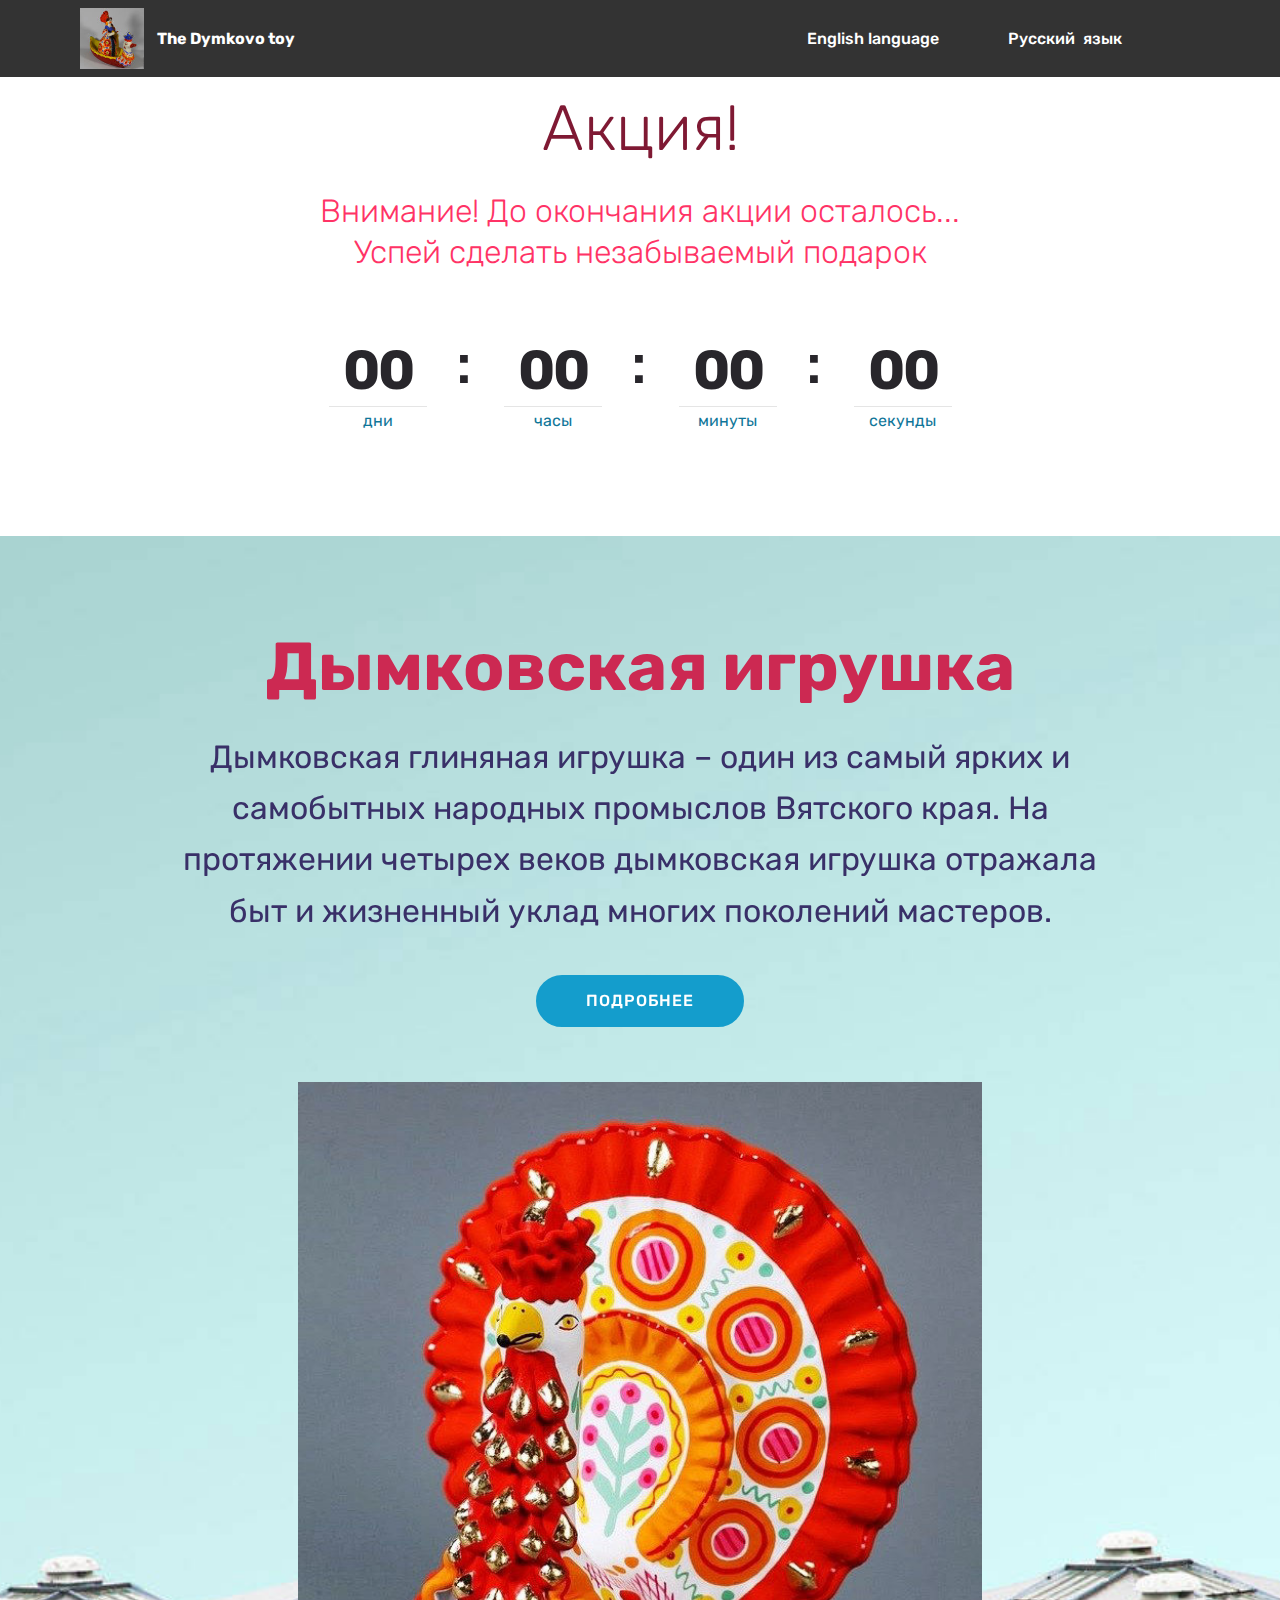
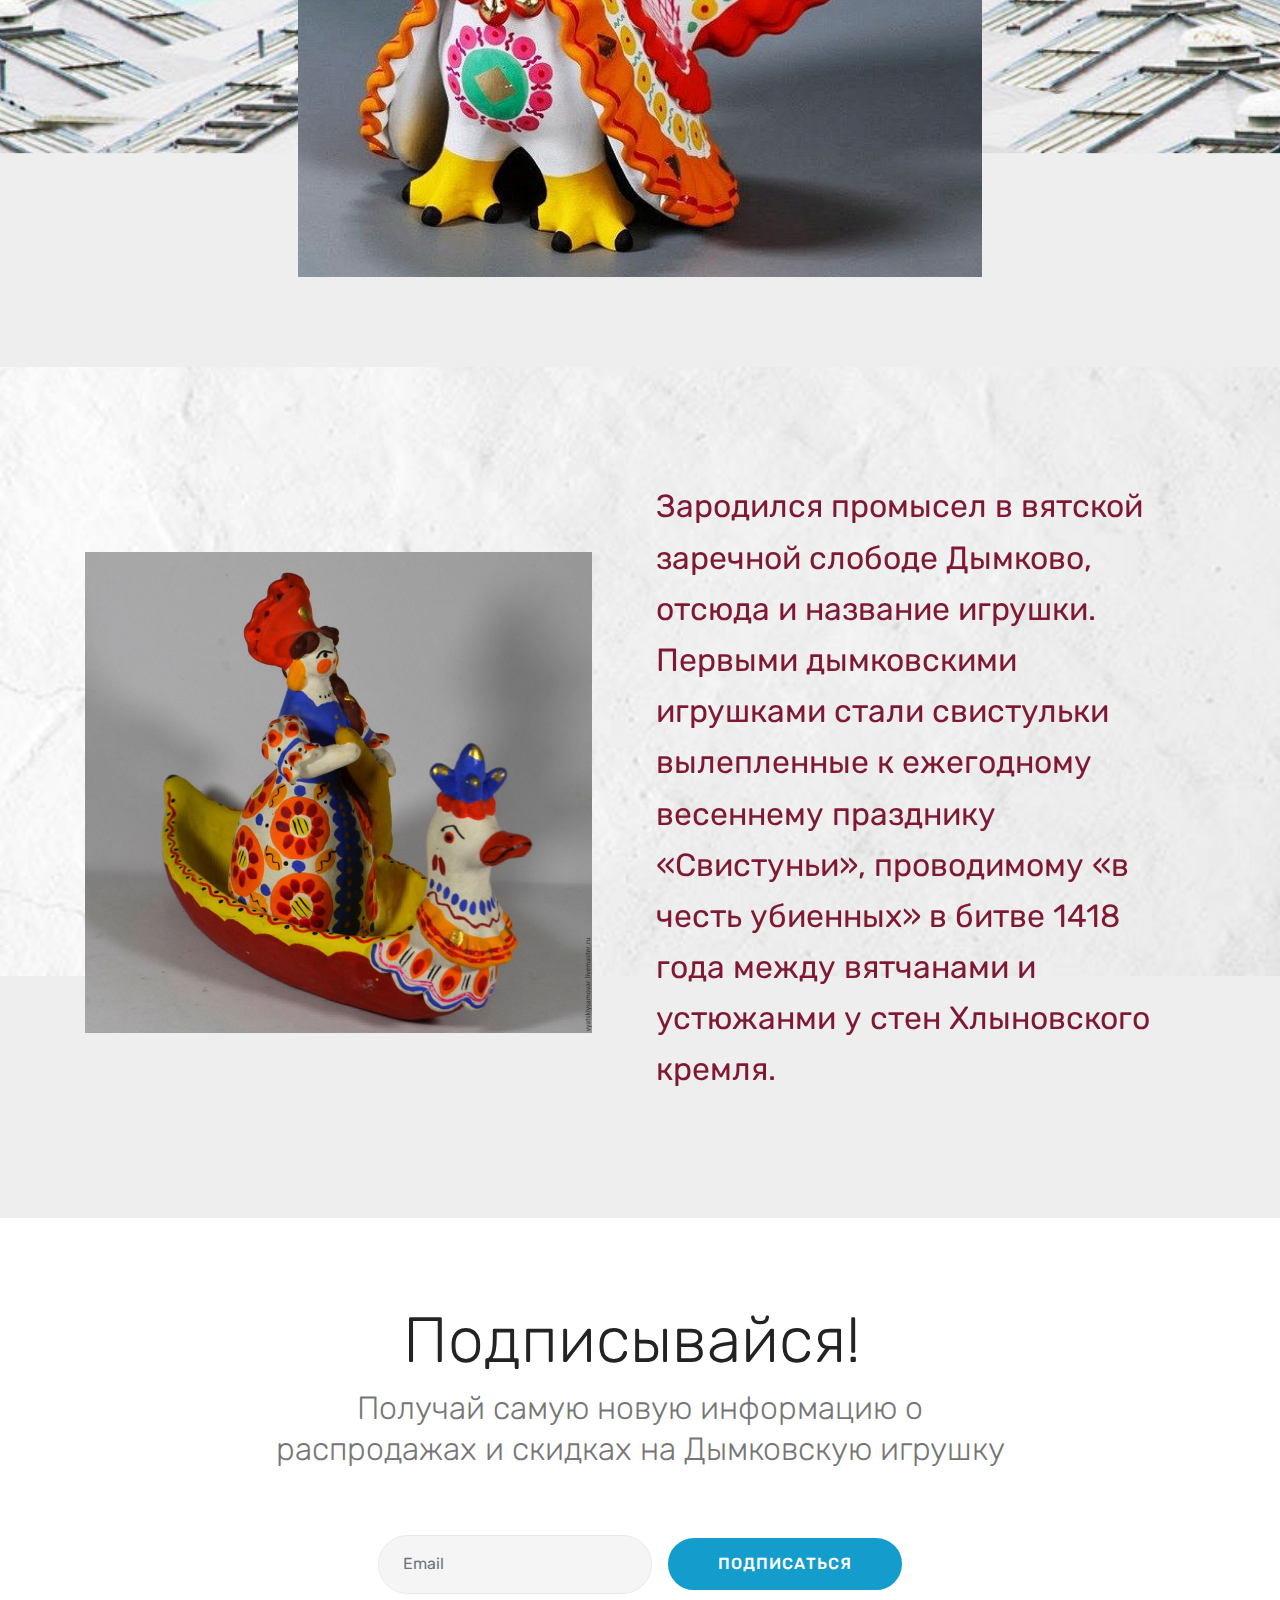
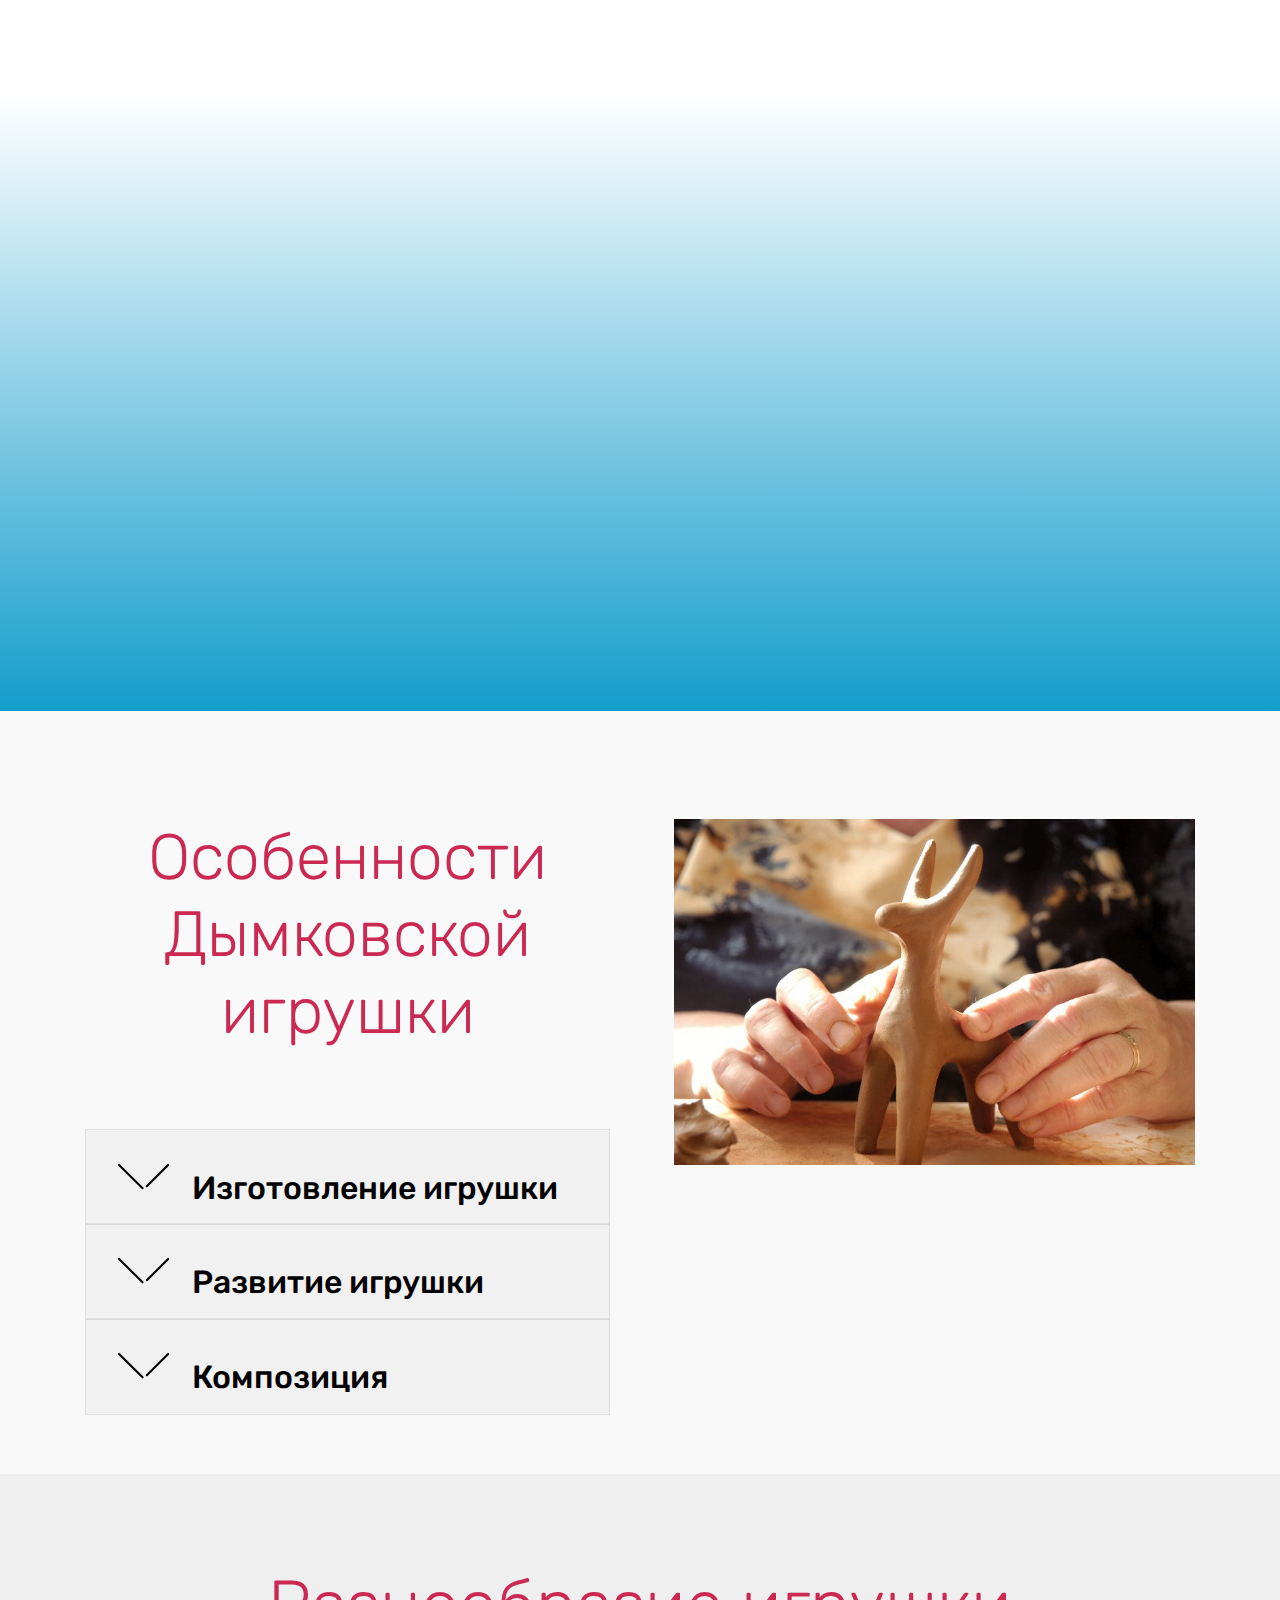
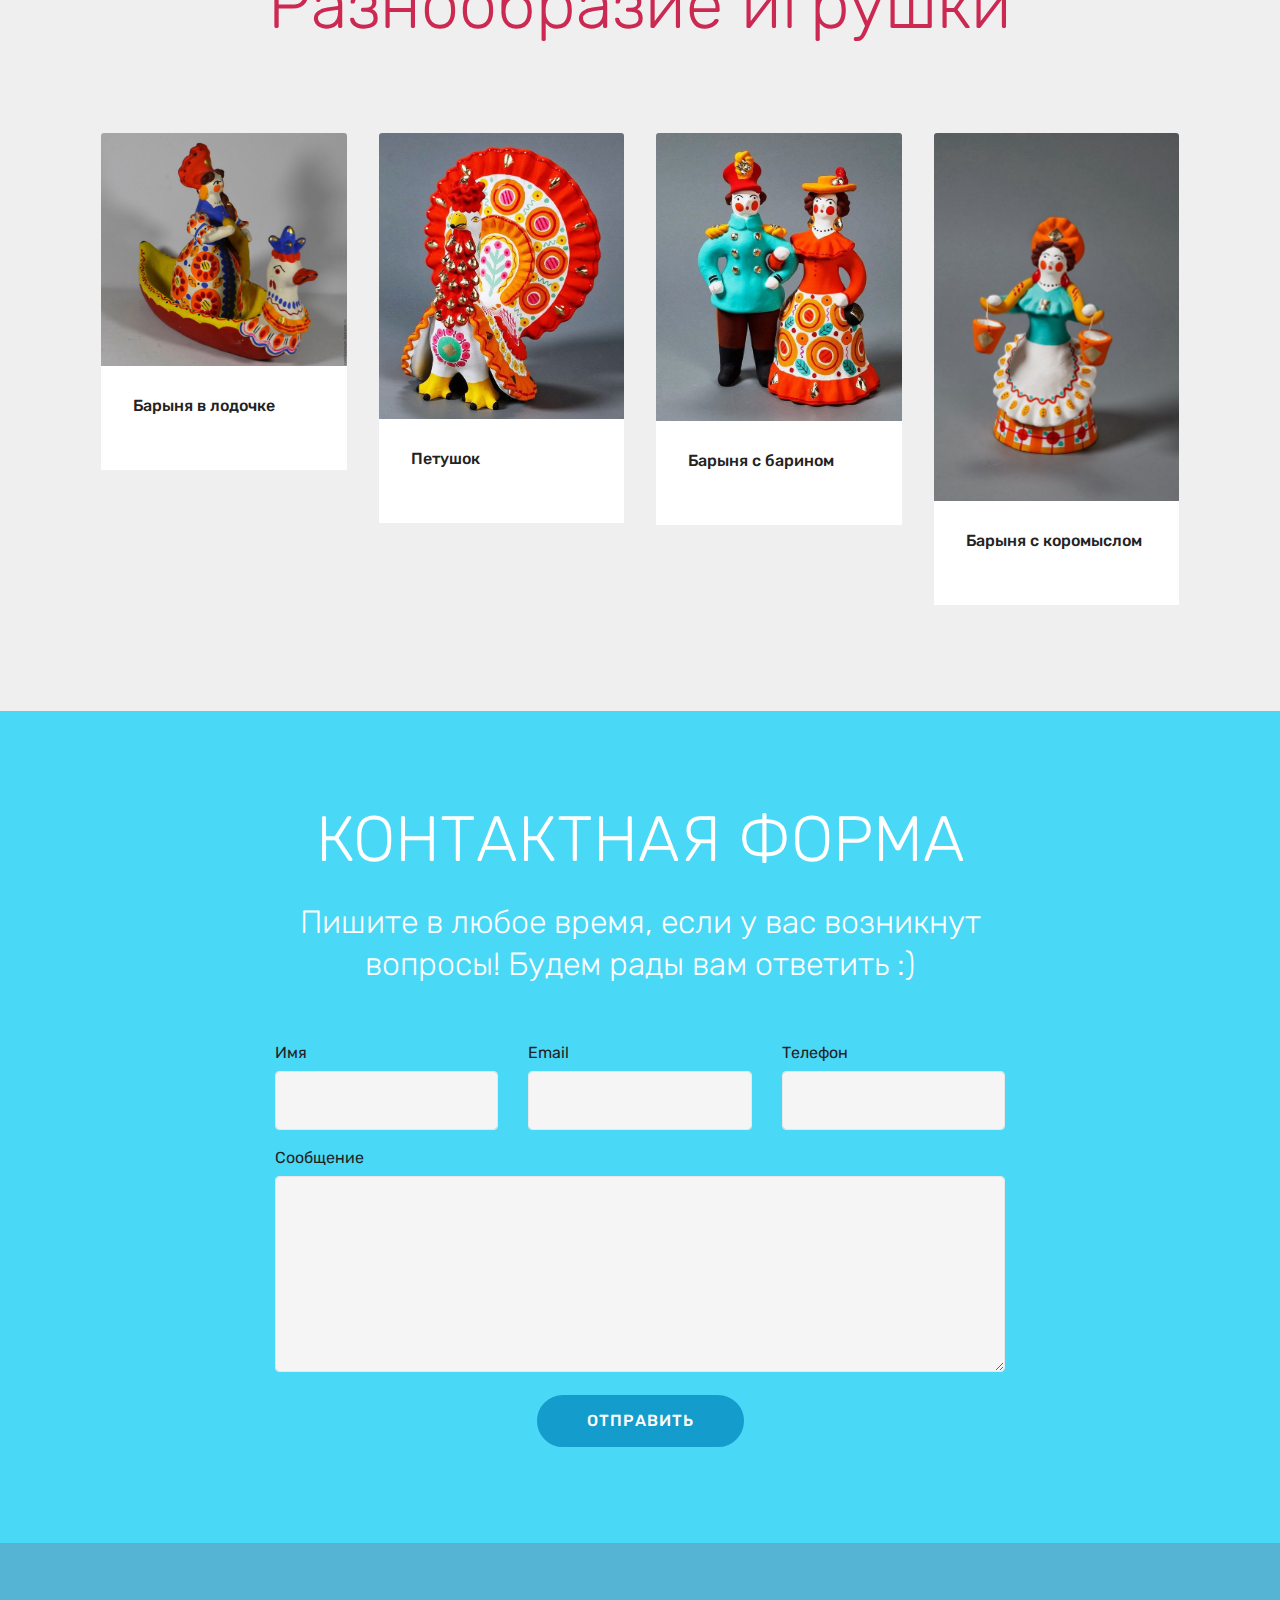
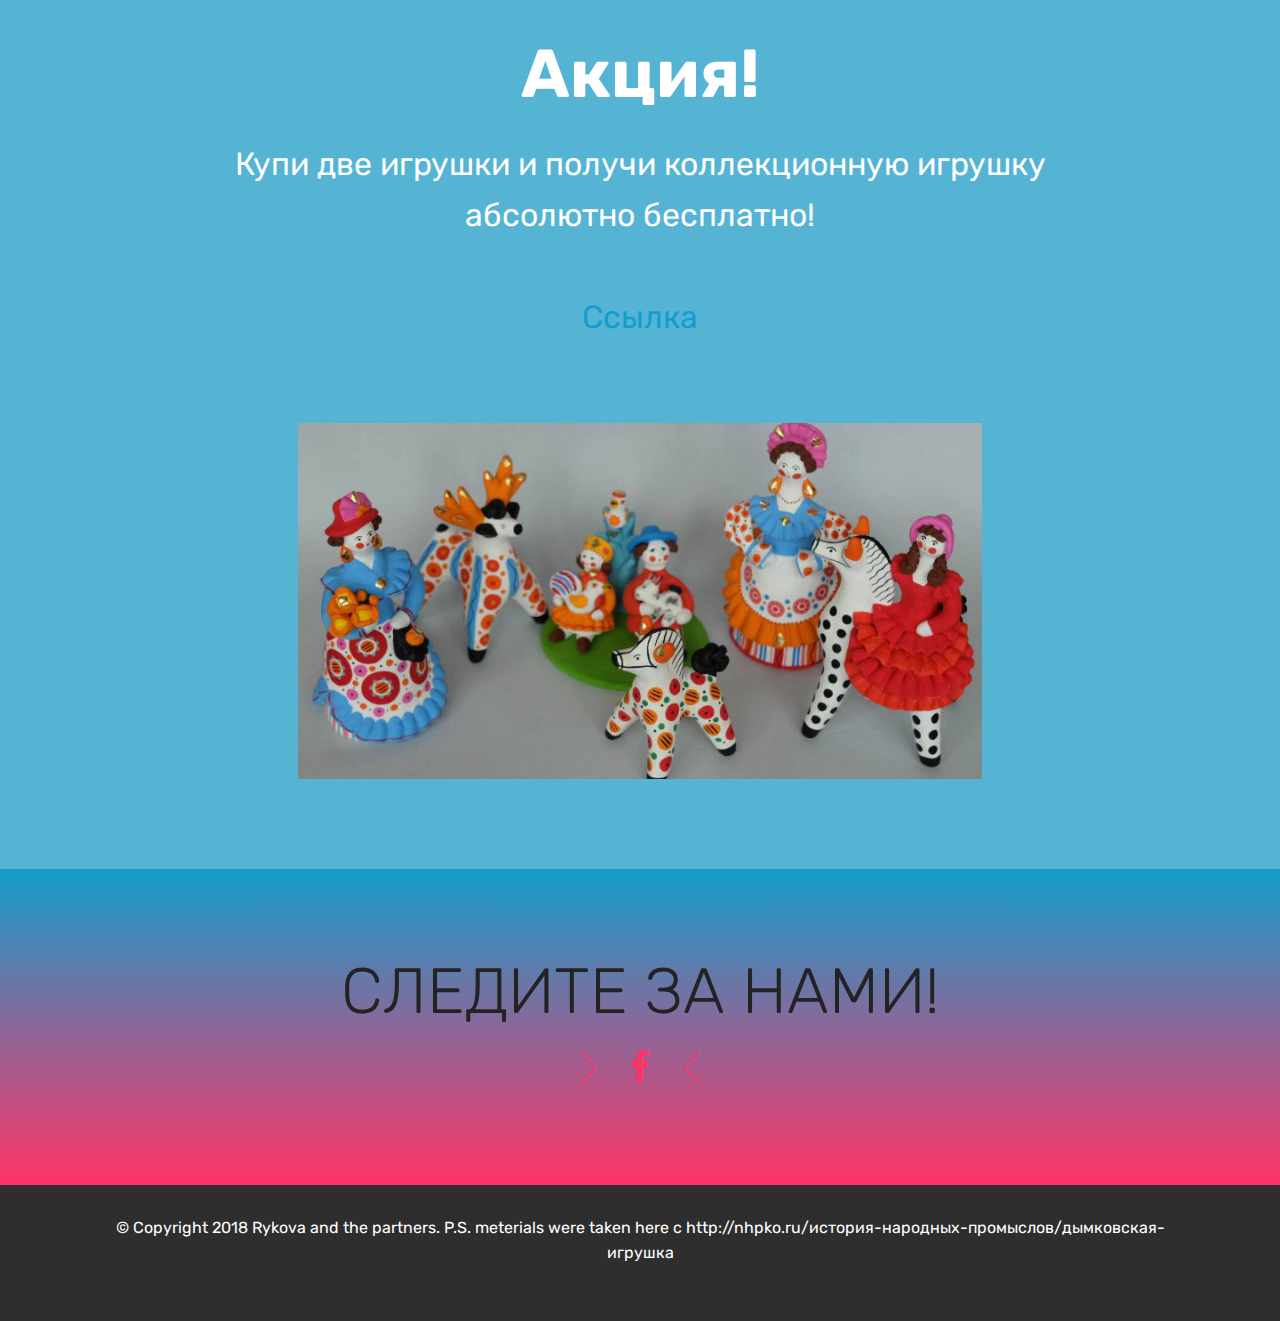
<file: index.html>
<!DOCTYPE html>
<html >
<head>
  <!-- Site made with Mobirise Website Builder v4.7.6, https://mobirise.com -->
  <meta charset="UTF-8">
  <meta http-equiv="X-UA-Compatible" content="IE=edge">
  <meta name="generator" content="Mobirise v4.7.6, mobirise.com">
  <meta name="viewport" content="width=device-width, initial-scale=1, minimum-scale=1">
  <link rel="shortcut icon" href="assets/images/4kismi8zexc-122x116.jpg" type="image/x-icon">
  <meta name="description" content="">
  <title>Русский язык</title>
  <link rel="stylesheet" href="assets/web/assets/mobirise-icons/mobirise-icons.css">
  <link rel="stylesheet" href="assets/tether/tether.min.css">
  <link rel="stylesheet" href="assets/bootstrap/css/bootstrap.min.css">
  <link rel="stylesheet" href="assets/bootstrap/css/bootstrap-grid.min.css">
  <link rel="stylesheet" href="assets/bootstrap/css/bootstrap-reboot.min.css">
  <link rel="stylesheet" href="assets/dropdown/css/style.css">
  <link rel="stylesheet" href="assets/socicon/css/styles.css">
  <link rel="stylesheet" href="assets/theme/css/style.css">
  <link rel="stylesheet" href="assets/mobirise/css/mbr-additional.css" type="text/css">
  
  
  
</head>
<body>
  <section class="menu cid-qSZuR36pLl" once="menu" id="menu1-n">

    

    <nav class="navbar navbar-expand beta-menu navbar-dropdown align-items-center navbar-fixed-top navbar-toggleable-sm">
        <button class="navbar-toggler navbar-toggler-right" type="button" data-toggle="collapse" data-target="#navbarSupportedContent" aria-controls="navbarSupportedContent" aria-expanded="false" aria-label="Toggle navigation">
            <div class="hamburger">
                <span></span>
                <span></span>
                <span></span>
                <span></span>
            </div>
        </button>
        <div class="menu-logo">
            <div class="navbar-brand">
                <span class="navbar-logo">
                    <a href="https://www.facebook.com/groups/206021423343996/admin_activities/">
                         <img src="assets/images/4kismi8zexc-122x116.jpg" alt="Mobirise" title="" style="height: 3.8rem;">
                    </a>
                </span>
                <span class="navbar-caption-wrap"><a class="navbar-caption text-white display-4" href="https://www.facebook.com/groups/206021423343996/admin_activities/">The Dymkovo toy</a></span>
            </div>
        </div>
        <div class="collapse navbar-collapse" id="navbarSupportedContent">
            <ul class="navbar-nav nav-dropdown nav-right" data-app-modern-menu="true"><li class="nav-item">
                    <a class="nav-link link text-white display-4" href="https://mobirise.com"></a>
                </li><li class="nav-item"><a class="nav-link link text-white display-4" href="page1.html">English language</a></li>
                <li class="nav-item">
                    <a class="nav-link link text-white display-4" href="index.html">&nbsp; &nbsp; &nbsp; &nbsp; &nbsp; &nbsp; Русский &nbsp;язык &nbsp; &nbsp; &nbsp; &nbsp; &nbsp; &nbsp; &nbsp; &nbsp;&nbsp;</a>
                </li></ul>
            
        </div>
    </nav>
</section>

<section class="engine"><a href="https://mobirise.me/o">one page site templates</a></section><section class="countdown1 cid-qSZyT5Wiwh" id="countdown1-p">
    
    
    
    <div class="container ">
        <h2 class="mbr-section-title pb-3 align-center mbr-fonts-style display-2">Акция!</h2>
        <h3 class="mbr-section-subtitle align-center mbr-fonts-style display-5">Внимание! До окончания акции осталось...<br>Успей сделать незабываемый подарок</h3>
        
    </div>
    <div class="container countdown-cont align-center">
        <div class="daysCountdown" title="дни"></div>
        <div class="hoursCountdown" title="часы"></div> 
        <div class="minutesCountdown" title="минуты"></div> 
        <div class="secondsCountdown" title="секунды"></div>
        <div class="countdown pt-5 mt-2" data-due-date="2018/06/01"> 
        </div>
    </div>
</section>

<section class="header4 cid-qSZcbIUeZ1 mbr-parallax-background" id="header4-9">

    

    

    <div class="container">
        <div class="row justify-content-md-center">
            <div class="media-content col-md-10">
                <h1 class="mbr-section-title align-center mbr-white pb-3 mbr-bold mbr-fonts-style display-1">
                    Дымковская игрушка</h1>
                
                <div class="mbr-text align-center mbr-white pb-3">
                    <p class="mbr-text mbr-fonts-style display-5">
                        Дымковская глиняная игрушка – один из самый ярких и самобытных народных промыслов Вятского края. На протяжении четырех веков дымковская игрушка отражала быт и жизненный уклад многих поколений мастеров.
                    </p>
                </div>
                <div class="mbr-section-btn align-center"><a class="btn btn-md btn-primary display-4" href="https://mobirise.com">ПОДРОБНЕЕ</a></div>
            </div>
            <div class="mbr-figure pt-5">
                <img src="assets/images/hzww7lqxnrk.jpeg-667x776.jpg" alt="Mobirise" title="" style="width: 60%;">
            </div>
        </div>
    </div>
</section>

<section class="header3 cid-qSZ9ICaK4U mbr-parallax-background" id="header3-8">

    

    

    <div class="container">
        <div class="media-container-row">
            <div class="mbr-figure" style="width: 100%;">
                <img src="assets/images/4kismi8zexc-1014x962.jpg" alt="Mobirise" title="">
            </div>

            <div class="media-content">
                <h1 class="mbr-section-title mbr-white pb-3 mbr-fonts-style display-1"></h1>
                
                <div class="mbr-section-text mbr-white pb-3 ">
                    <p class="mbr-text mbr-fonts-style display-5">
                        Зародился промысел в вятской заречной слободе Дымково, отсюда и название игрушки. Первыми дымковскими игрушками стали свистульки вылепленные к ежегодному весеннему празднику «Свистуньи», проводимому «в честь убиенных» в битве 1418 года между вятчанами и устюжанми у стен Хлыновского кремля.
                    </p>
                </div>
                
            </div>
        </div>
    </div>

</section>

<section class="mbr-section form3 cid-qSZwCGvmrF" id="form3-o">

    

    

    <div class="container">
        <div class="row justify-content-center">
            <div class="title col-12 col-lg-8">
                <h2 class="align-center pb-2 mbr-fonts-style display-2">Подписывайся!&nbsp;</h2>
                <h3 class="mbr-section-subtitle align-center pb-5 mbr-light mbr-fonts-style display-5">Получай самую новую информацию о распродажах и скидках на Дымковскую игрушку</h3>
            </div>
        </div>

        <div class="row py-2 justify-content-center">
            <div class="col-12 col-lg-6  col-md-8 " data-form-type="formoid">
                <div data-form-alert="" hidden="">
                        Спасибо за заполнение анкеты!
                </div>
                <form class="mbr-form" action="https://mobirise.com/" method="post" data-form-title="Mobirise Form"><input type="hidden" name="email" data-form-email="true" value="gv1DNZRaUBkAG6pWiVzBYtaFHUMqQLbbzw8rDi03u0xmMoGxQujgVvtODijQTCHWYUrBMLE4A4hEjFhlN2JBjz0AfaMtpfVUQS8EgSJIT7UgricXAWQQM0sPRsd9s3GZ" data-form-field="Email">
                    <div class="mbr-subscribe input-group">
                        <input class="form-control" type="email" name="email" placeholder="Email" data-form-field="Email" required="" id="email-form3-o">
                        <span class="input-group-btn">
                            <button href="" type="submit" class="btn btn-primary  display-4">ПОДПИСАТЬСЯ</button>
                        </span>
                    </div>
                </form>
            </div>
        </div>
    </div>
</section>

<section class="cid-qSZsDneKCP" id="video3-i">

    
    
    <figure class="mbr-figure align-center container">
        <div class="video-block" style="width: 80%;">
            <div><iframe class="mbr-embedded-video" src="https://www.youtube.com/embed/qZ7m7eTer-8?rel=0&amp;amp;showinfo=0&amp;autoplay=0&amp;loop=0" width="1280" height="720" frameborder="0" allowfullscreen></iframe></div>
        </div>
    </figure>
</section>

<section class="accordion2 cid-qSZmMub7lO" id="accordion2-h">

    


    
    <div class="container">
        <div class="media-container-row pt-5">
            <div class="accordion-content">
                <h2 class="mbr-section-title align-center pb-3 mbr-fonts-style display-2">
                        Особенности Дымковской игрушки</h2>
                
                <div id="bootstrap-accordion_13" class="panel-group accordionStyles accordion pt-5 mt-3" role="tablist" aria-multiselectable="true">
                        <div class="card">
                            <div class="card-header" role="tab" id="headingOne">
                                <a role="button" class="collapsed panel-title text-black" data-toggle="collapse" data-core="" href="#collapse1_13" aria-expanded="false" aria-controls="collapse1">
                                    <h4 class="mbr-fonts-style display-5">
                                        <span class="sign mbr-iconfont mbri-arrow-down inactive"></span>&nbsp;Изготовление игрушки</h4>
                                </a>
                            </div>
                            <div id="collapse1_13" class="panel-collapse noScroll collapse" role="tabpanel" aria-labelledby="headingOne" data-parent="#bootstrap-accordion_13">
                                <div class="panel-body p-4">
                                    <p class="mbr-fonts-style panel-text display-7">
                                       Изготовляли игрушку в Дымкове целыми семьями. Летом копали и месили глину, толкли вручную и растирали в краскотерках комовой мел, с осени до весны лепили, сушили, обжигали изделия, ближе к «Свистунье» белили мелом, разведенным на снятом коровьем молоке, красили яичными красками, украшали ромбиками золотистой потали.</p>
                                </div>
                            </div>
                        </div>
                
                        <div class="card">
                            <div class="card-header" role="tab" id="headingTwo">
                                <a role="button" class="collapsed panel-title text-black" data-toggle="collapse" data-core="" href="#collapse2_13" aria-expanded="false" aria-controls="collapse2">
                                    <h4 class="mbr-fonts-style mbr-fonts-style display-5">
                                        <span class="sign mbr-iconfont mbri-arrow-down inactive"></span>&nbsp;Развитие игрушки</h4>
                                </a>
                                
                            </div>
                            <div id="collapse2_13" class="panel-collapse noScroll collapse" role="tabpanel" aria-labelledby="headingTwo" data-parent="#bootstrap-accordion_13">
                                <div class="panel-body p-4">
                                    <p class="mbr-fonts-style panel-text display-7">
                                       За четыреста с лишним лет существования и развития дымковского промысла в нем сложились традиционные темы, сюжеты и образы, нашли отображение и закрепление выразительные средства, присущие очень пластичной красной гончарной глине, несложные (геометрического рисунка) орнаменты росписи, в которых преобладают красный, желтый, синий, зеленый цвета.</p>
                                </div>
                            </div>
                        </div>
                
                        <div class="card">
                            <div class="card-header" role="tab" id="headingThree">
                                <a role="button" class="collapsed panel-title text-black" data-toggle="collapse" data-core="" href="#collapse3_13" aria-expanded="false" aria-controls="collapse3">
                                    <h4 class="mbr-fonts-style display-5">
                                        <span class="sign mbr-iconfont mbri-arrow-down inactive"></span>&nbsp;Композиция</h4>
                                </a>
                            </div>
                            <div id="collapse3_13" class="panel-collapse noScroll collapse" role="tabpanel" aria-labelledby="headingThree" data-parent="#bootstrap-accordion_13">
                                <div class="panel-body p-4">
                                    <p class="mbr-fonts-style panel-text display-7">Яркая, нарядная дымковская игрушка не любит «одиночества». Нередко мастерицы дымковского промысла создают целые тематические композиции, в которых находится место как людям, так и животным, как одушевленным, так и неодушевленным предметам.&nbsp;</p>
                                </div>
                            </div>
                        </div>
                
                        
                
                        
                
                        
                </div>
            </div>
            <div class="mbr-figure" style="width: 105%;">
                    <img src="assets/images/lepka-igrushki-iz-krasnoj-gliny-800-1-800x531.jpg" alt="Mobirise" title="">
            </div>
        </div>
    </div>
</section>

<section class="features18 popup-btn-cards cid-qSZ4nM5OUD" id="features18-6">

    

    
    <div class="container">
        <h2 class="mbr-section-title pb-3 align-center mbr-fonts-style display-1">
            Разнообразие игрушки</h2>
        <h3 class="mbr-section-subtitle display-5 align-center mbr-fonts-style mbr-light"></h3>
        <div class="media-container-row pt-5 ">
            <div class="card p-3 col-12 col-md-6 col-lg-3">
                <div class="card-wrapper ">
                    <div class="card-img">
                        <div class="mbr-overlay"></div>
                        <div class="mbr-section-btn text-center"><a href="https://www.facebook.com/groups/206021423343996/" class="btn btn-primary display-4">Купить</a></div>
                        <img src="assets/images/4kismi8zexc-676x641.jpg" alt="Mobirise" title="">
                    </div>
                    <div class="card-box">
                        <h4 class="card-title mbr-fonts-style display-7">Барыня в лодочке</h4>
                        <p class="mbr-text mbr-fonts-style align-left display-7"></p>
                    </div>
                </div>
            </div>
            <div class="card p-3 col-12 col-md-6 col-lg-3">
                <div class="card-wrapper">
                    <div class="card-img">
                        <div class="mbr-overlay"></div>
                        <div class="mbr-section-btn text-center"><a href="https://www.facebook.com/groups/206021423343996/" class="btn btn-primary display-4">Купить</a></div>
                        <img src="assets/images/hzww7lqxnrk.jpeg-667x776.jpg" alt="Mobirise" title="">
                    </div>
                    <div class="card-box">
                        <h4 class="card-title mbr-fonts-style display-7">Петушок</h4>
                        <p class="mbr-text mbr-fonts-style display-7"></p>
                    </div>
                </div>
            </div>

            <div class="card p-3 col-12 col-md-6 col-lg-3">
                <div class="card-wrapper">
                    <div class="card-img">
                        <div class="mbr-overlay"></div>
                        <div class="mbr-section-btn text-center"><a href="https://www.facebook.com/groups/206021423343996/" class="btn btn-primary display-4">Купить</a></div>
                        <img src="assets/images/2-640x750.jpg" alt="Mobirise" title="">
                    </div>
                    <div class="card-box">
                        <h4 class="card-title mbr-fonts-style display-7">Барыня с барином</h4>
                        <p class="mbr-text mbr-fonts-style display-7"></p>
                    </div>
                </div>
            </div>

            <div class="card p-3 col-12 col-md-6 col-lg-3">
                <div class="card-wrapper">
                    <div class="card-img">
                        <div class="mbr-overlay"></div>
                        <div class="mbr-section-btn text-center"><a href="https://www.facebook.com/groups/206021423343996/" class="btn btn-primary display-4">Купить</a></div>
                        <img src="assets/images/npypi1iyxxu-492x738.jpg" alt="Mobirise" title="">
                    </div>
                    <div class="card-box">
                        <h4 class="card-title mbr-fonts-style display-7">
                            Барыня с коромыслом</h4>
                        <p class="mbr-text mbr-fonts-style display-7"></p>
                    </div>
                </div>
            </div>
        </div>
    </div>
</section>

<section class="mbr-section form1 cid-qSZt1eroHG" id="form1-j">

    

    
    <div class="container">
        <div class="row justify-content-center">
            <div class="title col-12 col-lg-8">
                <h2 class="mbr-section-title align-center pb-3 mbr-fonts-style display-2">
                    КОНТАКТНАЯ ФОРМА
                </h2>
                <h3 class="mbr-section-subtitle align-center mbr-light pb-3 mbr-fonts-style display-5">Пишите в любое время, если у вас возникнут вопросы! Будем рады вам ответить :)</h3>
            </div>
        </div>
    </div>
    <div class="container">
        <div class="row justify-content-center">
            <div class="media-container-column col-lg-8" data-form-type="formoid">
                    <div data-form-alert="" hidden="">Спасибо за заполнение анкеты!</div>
            
                    <form class="mbr-form" action="https://mobirise.com/" method="post" data-form-title="Mobirise Form"><input type="hidden" name="email" data-form-email="true" value="3nUdvm8YoBk0LVVikJz3q5IB+5gaSfNfCwFnU6n0gRBxLOIDrM0Pd/OLU2qH9n4RJ2DCLF7CZ4pDY25LFmM/iTIyMceoi09DRrw5iaO3wc0unaaXqTsWo5s1abqII/gW" data-form-field="Email">
                        <div class="row row-sm-offset">
                            <div class="col-md-4 multi-horizontal" data-for="name">
                                <div class="form-group">
                                    <label class="form-control-label mbr-fonts-style display-7" for="name-form1-j">Имя</label>
                                    <input type="text" class="form-control" name="name" data-form-field="Name" required="" id="name-form1-j">
                                </div>
                            </div>
                            <div class="col-md-4 multi-horizontal" data-for="email">
                                <div class="form-group">
                                    <label class="form-control-label mbr-fonts-style display-7" for="email-form1-j">Email</label>
                                    <input type="email" class="form-control" name="email" data-form-field="Email" required="" id="email-form1-j">
                                </div>
                            </div>
                            <div class="col-md-4 multi-horizontal" data-for="phone">
                                <div class="form-group">
                                    <label class="form-control-label mbr-fonts-style display-7" for="phone-form1-j">Телефон</label>
                                    <input type="tel" class="form-control" name="phone" data-form-field="Phone" id="phone-form1-j">
                                </div>
                            </div>
                        </div>
                        <div class="form-group" data-for="message">
                            <label class="form-control-label mbr-fonts-style display-7" for="message-form1-j">Сообщение</label>
                            <textarea type="text" class="form-control" name="message" rows="7" data-form-field="Message" id="message-form1-j"></textarea>
                        </div>
            
                        <span class="input-group-btn">
                            <button href="" type="submit" class="btn btn-primary btn-form display-4">ОТПРАВИТЬ</button>
                        </span>
                    </form>
            </div>
        </div>
    </div>
</section>

<section class="header4 cid-qSZCoWhrIr" id="header4-s">

    

    

    <div class="container">
        <div class="row justify-content-md-center">
            <div class="media-content col-md-10">
                <h1 class="mbr-section-title align-center mbr-white pb-3 mbr-bold mbr-fonts-style display-1">
                    Акция!</h1>
                
                <div class="mbr-text align-center mbr-white pb-3">
                    <p class="mbr-text mbr-fonts-style display-5">Купи две игрушки и получи коллекционную игрушку абсолютно бесплатно!<br><br><strong><em><a href="https://www.facebook.com/groups/206021423343996/admin_activities/">Ссылка</a></em></strong></p>
                </div>
                
            </div>
            <div class="mbr-figure pt-5">
                <img src="assets/images/11707767-826735797409856-8498062993810040917-o-770x400.jpg" alt="Mobirise" title="" style="width: 60%;">
            </div>
        </div>
    </div>
</section>

<section class="cid-qSZtMYEui3" id="social-buttons2-k">

    

    

    <div class="container">
        <div class="media-container-row">
            <div class="col-md-8 align-center">
                <h2 class="pb-3 mbr-fonts-style display-2">
                    СЛЕДИТЕ ЗА НАМИ!
                </h2>
                <div class="social-list pl-0 mb-0">
                    <a href="https://twitter.com/mobirise" target="_blank">
                        <span class="px-2 mbr-iconfont mbr-iconfont-social mbri-arrow-next"></span>
                    </a>
                    <a href="https://www.facebook.com/pages/Mobirise/1616226671953247" target="_blank">
                        <span class="px-2 socicon-facebook socicon mbr-iconfont mbr-iconfont-social"></span>
                    </a>
                    <a href="https://www.facebook.com/groups/206021423343996/" target="_blank">
                        <span class="px-2 mbr-iconfont mbr-iconfont-social mbri-arrow-prev"></span>
                    </a>
                    <a href="https://www.youtube.com/c/mobirise" target="_blank">
                        
                    </a>
                    <a href="https://plus.google.com/u/0/+Mobirise" target="_blank">
                        
                    </a>
                    <a href="https://www.behance.net/Mobirise" target="_blank">
                        
                    </a>
                </div>
            </div>
        </div>
    </div>
</section>

<section once="" class="cid-qSZuizacOx" id="footer6-m">

    

    

    <div class="container">
        <div class="media-container-row align-center mbr-white">
            <div class="col-12">
                <p class="mbr-text mb-0 mbr-fonts-style display-7">
                    © Copyright 2018 Rykova and the partners. P.S. meterials were taken here с&nbsp;http://nhpko.ru/история-народных-промыслов/дымковская-игрушка<br><br></p>
            </div>
        </div>
    </div>
</section>


  <script src="assets/web/assets/jquery/jquery.min.js"></script>
  <script src="assets/popper/popper.min.js"></script>
  <script src="assets/tether/tether.min.js"></script>
  <script src="assets/bootstrap/js/bootstrap.min.js"></script>
  <script src="assets/smoothscroll/smooth-scroll.js"></script>
  <script src="assets/dropdown/js/script.min.js"></script>
  <script src="assets/touchswipe/jquery.touch-swipe.min.js"></script>
  <script src="assets/countdown/jquery.countdown.min.js"></script>
  <script src="assets/parallax/jarallax.min.js"></script>
  <script src="assets/mbr-switch-arrow/mbr-switch-arrow.js"></script>
  <script src="assets/mbr-popup-btns/mbr-popup-btns.js"></script>
  <script src="assets/sociallikes/social-likes.js"></script>
  <script src="assets/theme/js/script.js"></script>
  <script src="assets/formoid/formoid.min.js"></script>
  
  
</body>
</html>
</file>
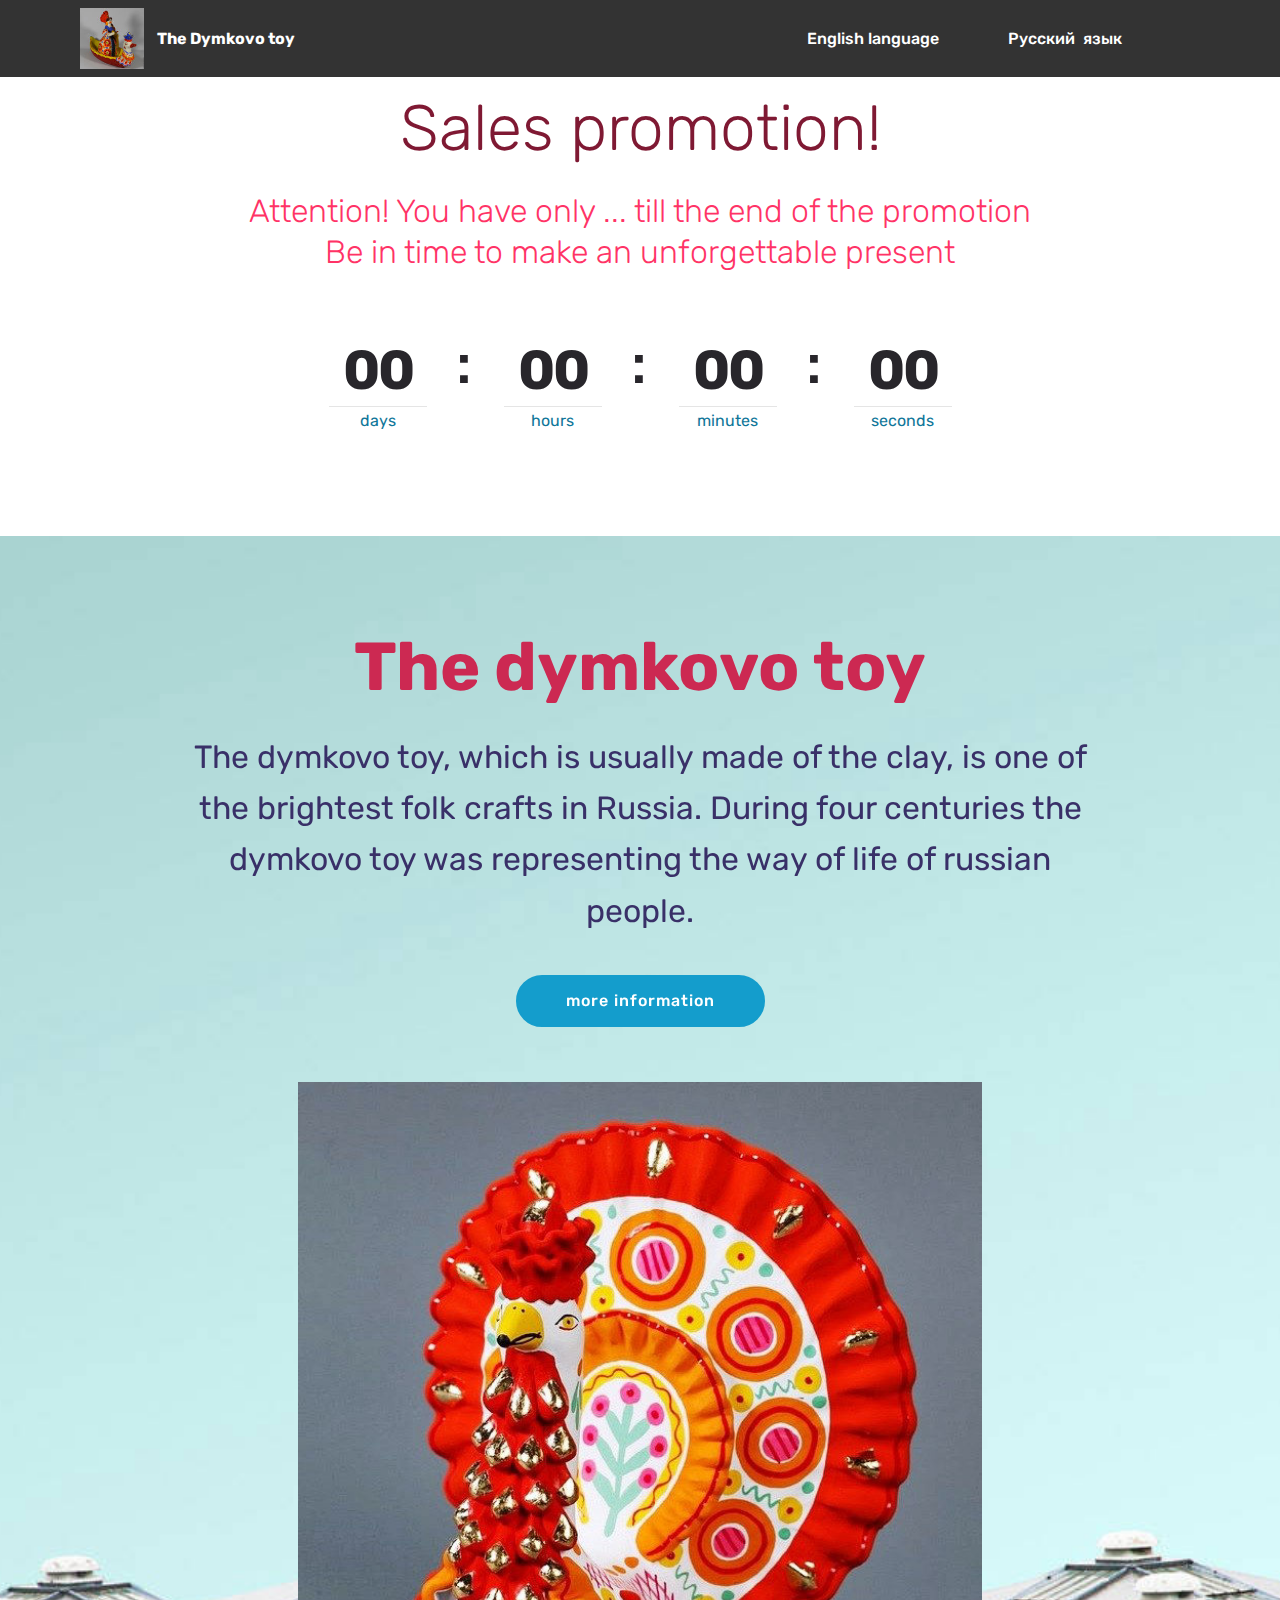
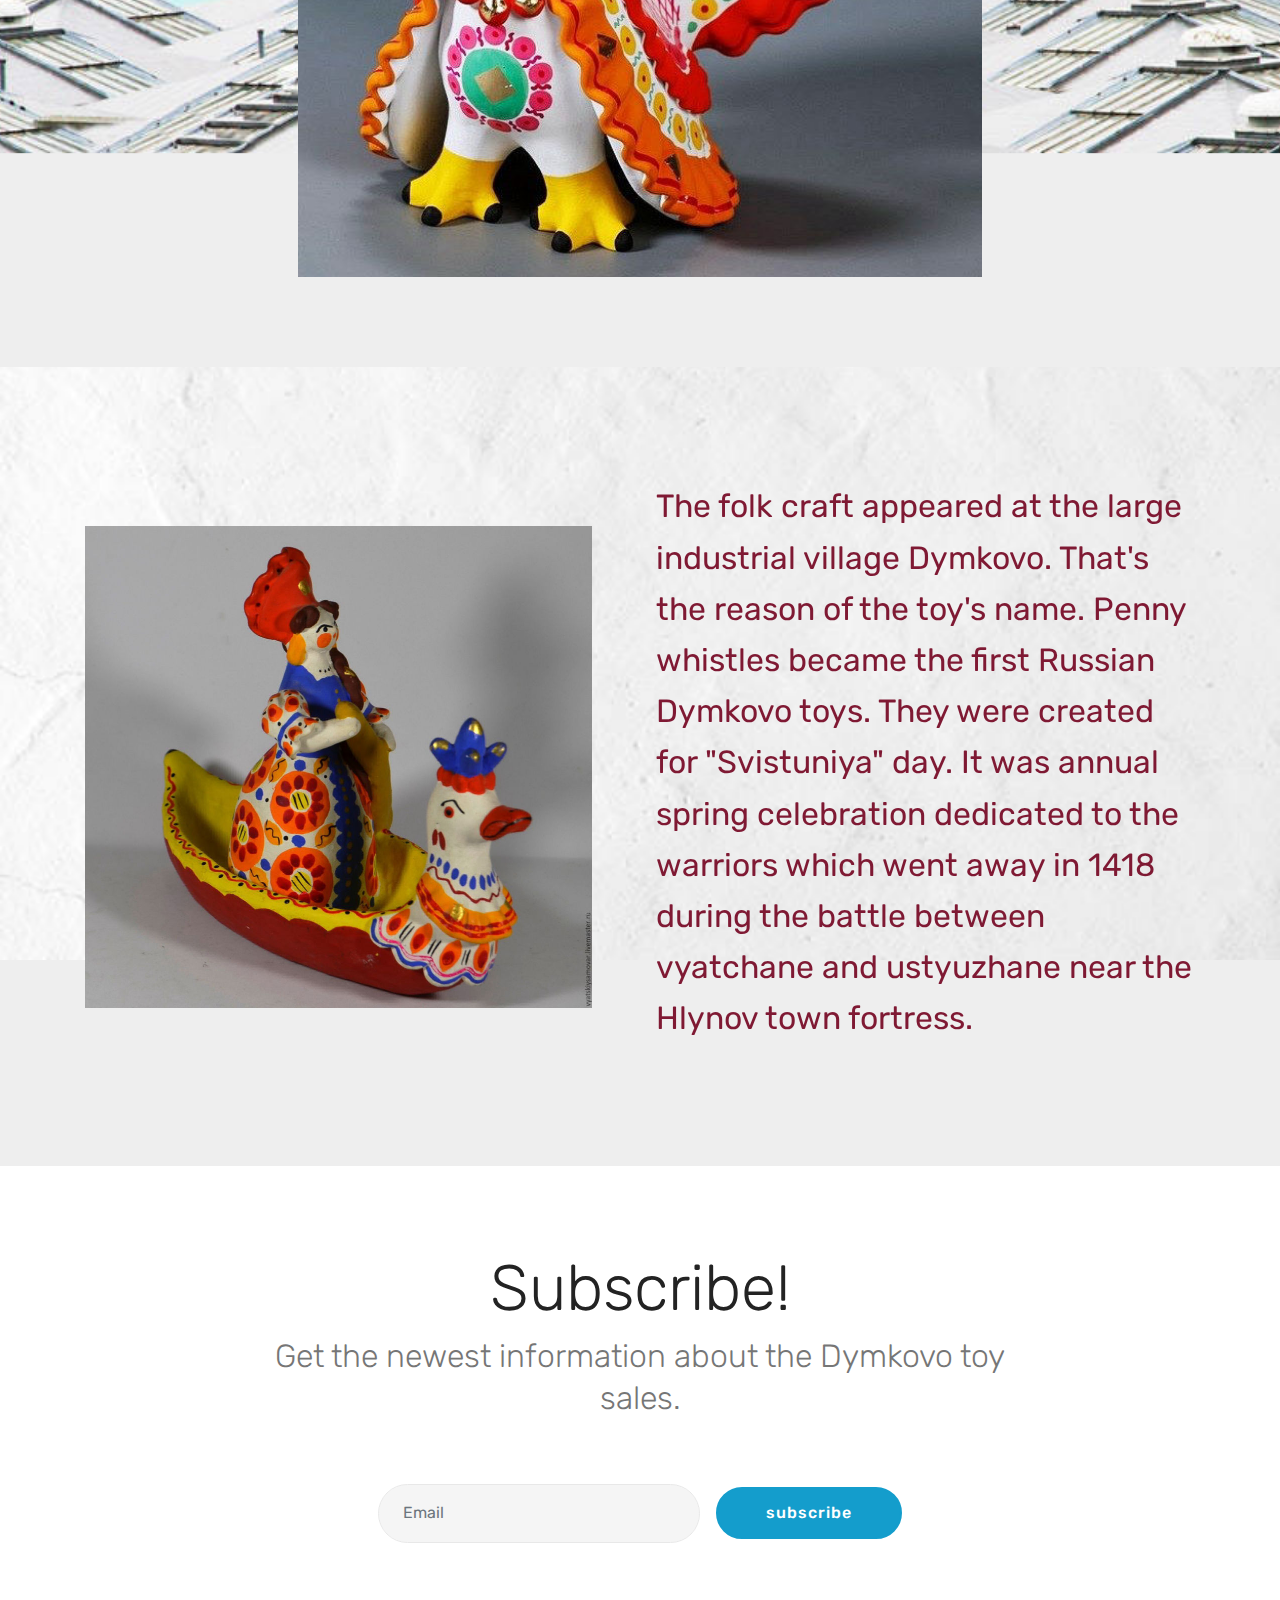
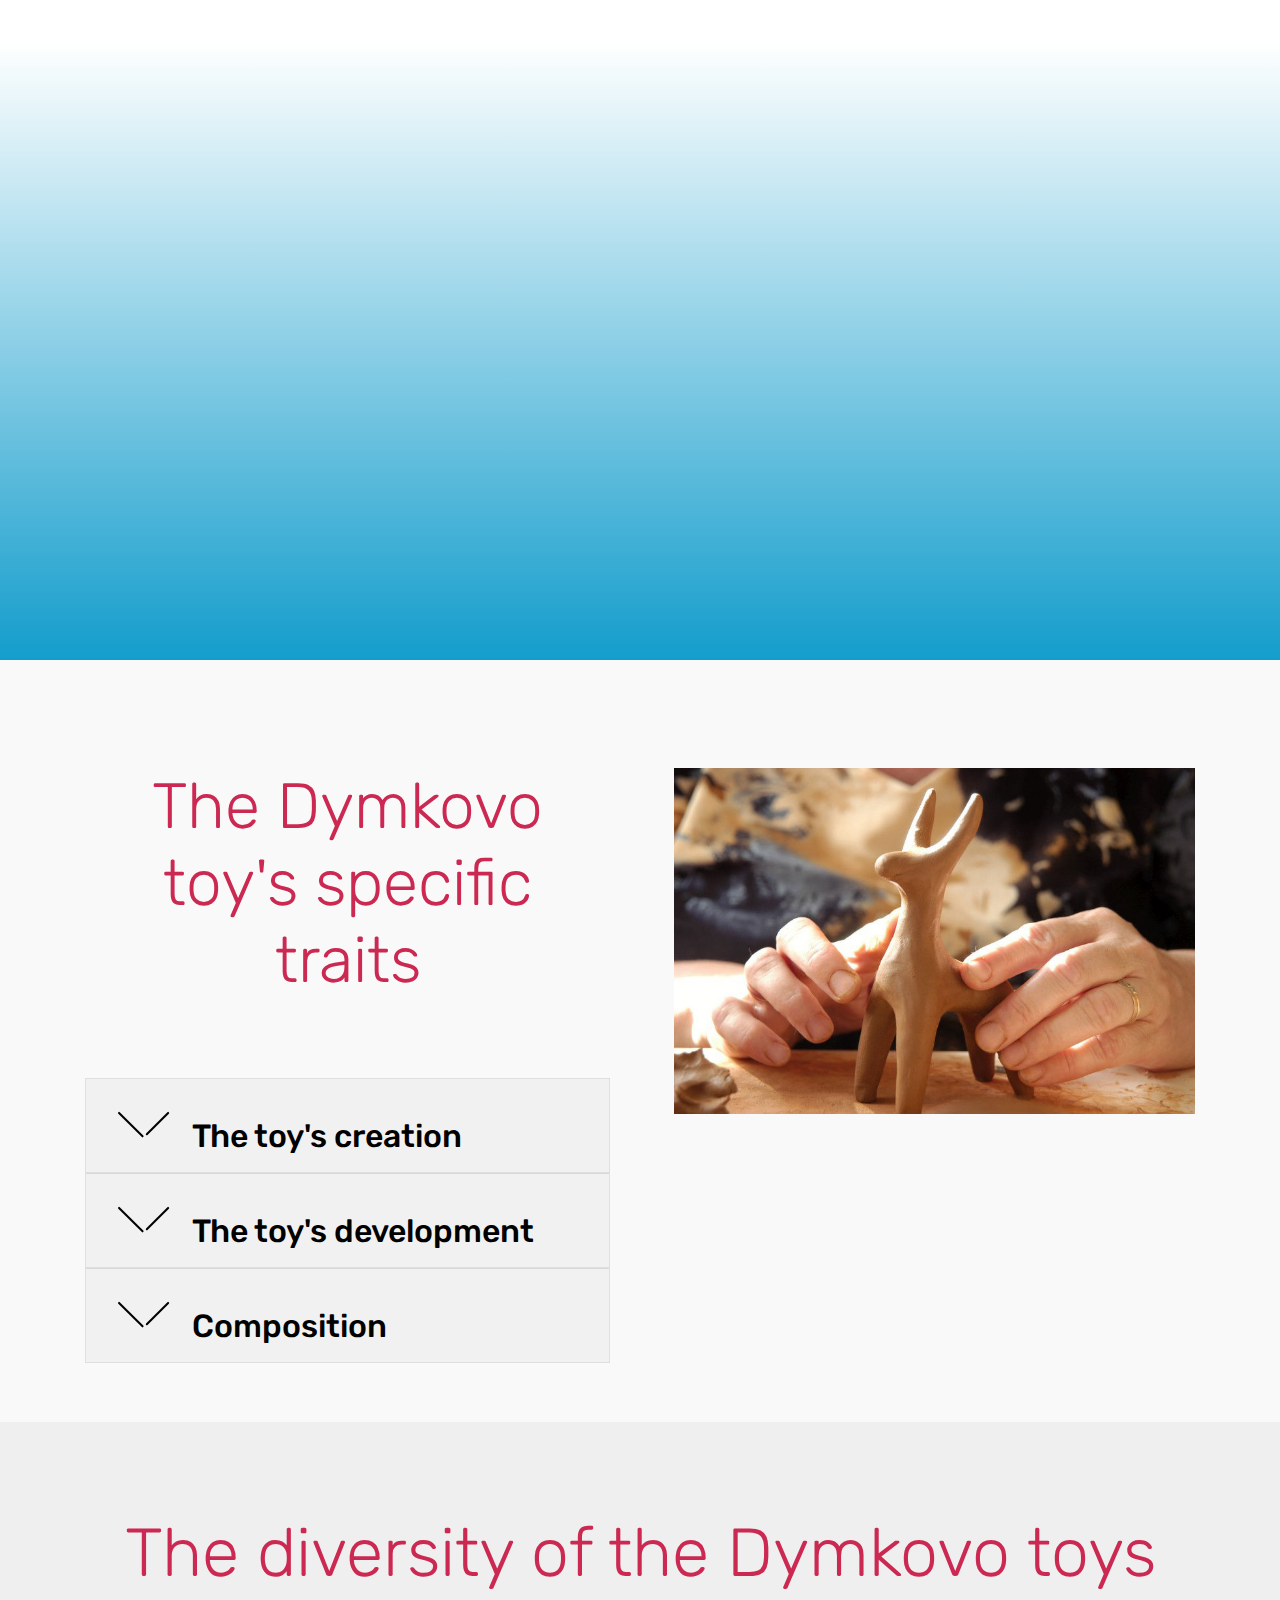
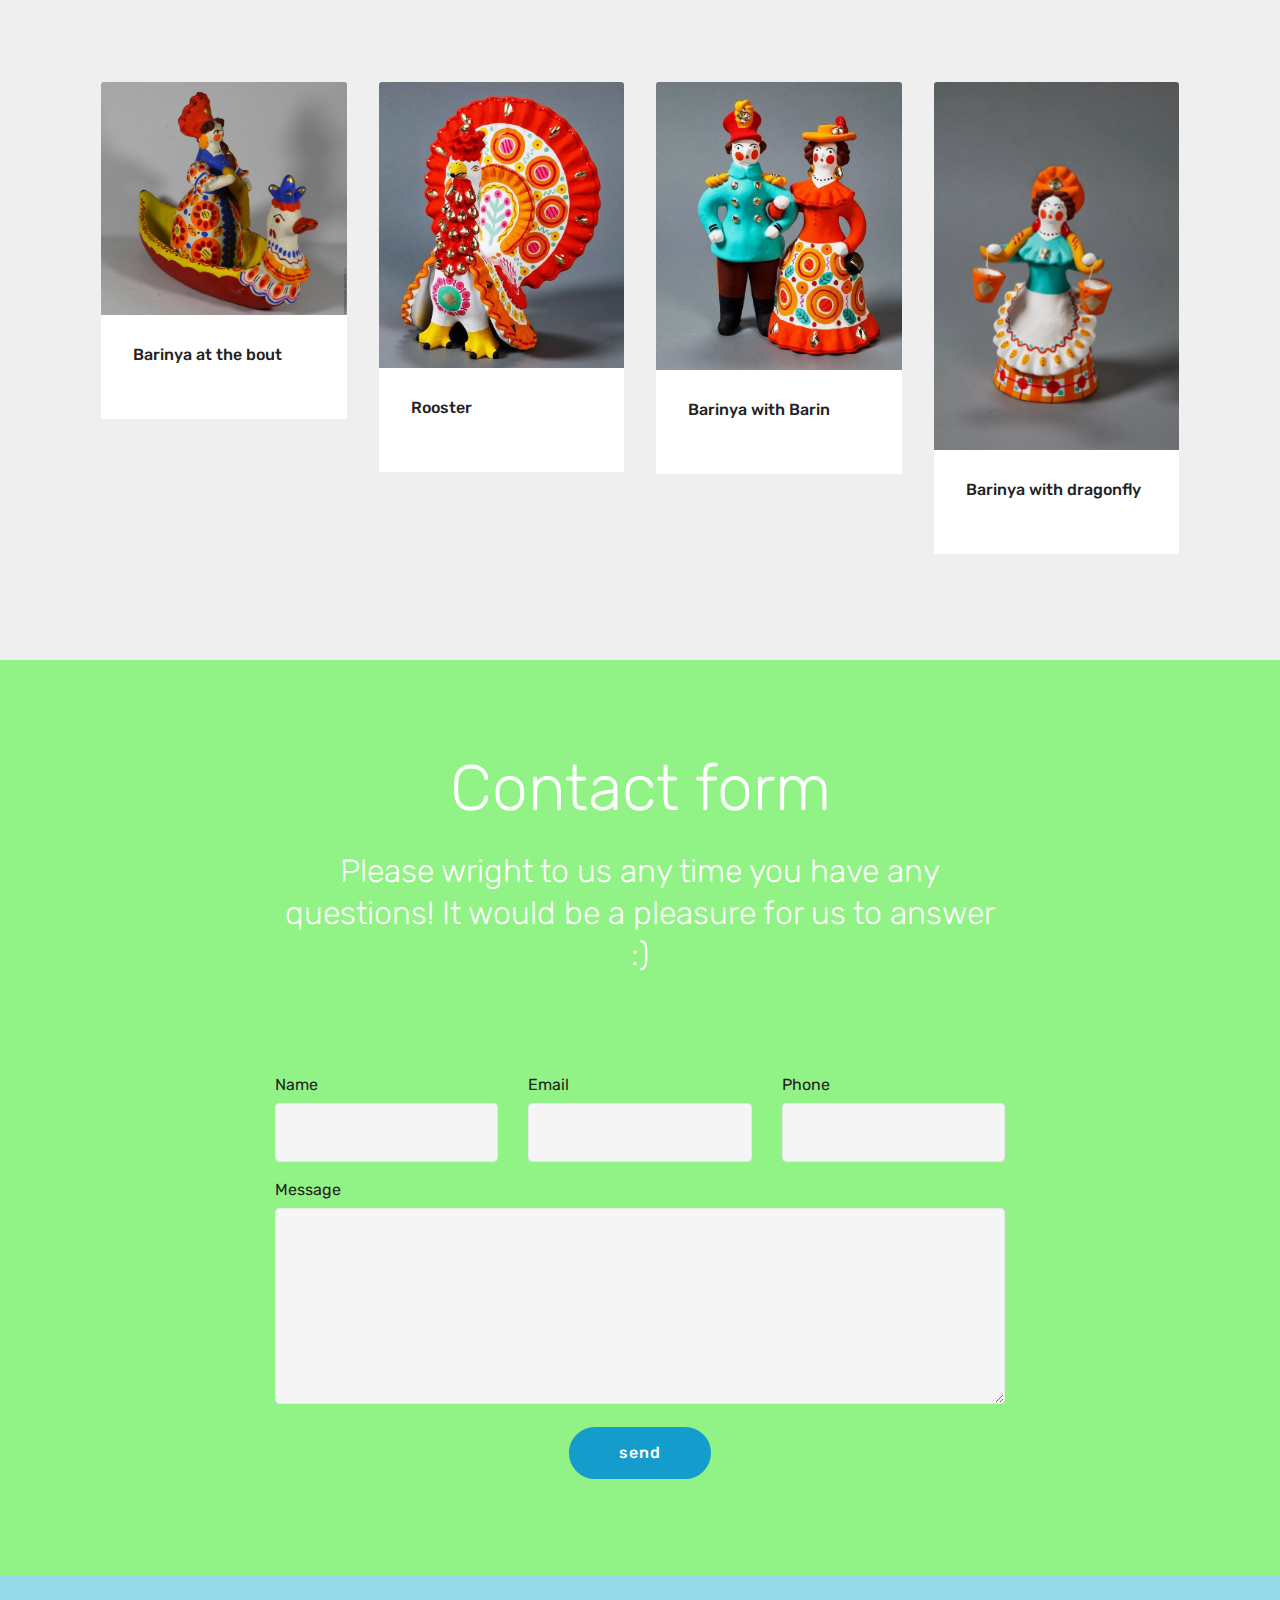
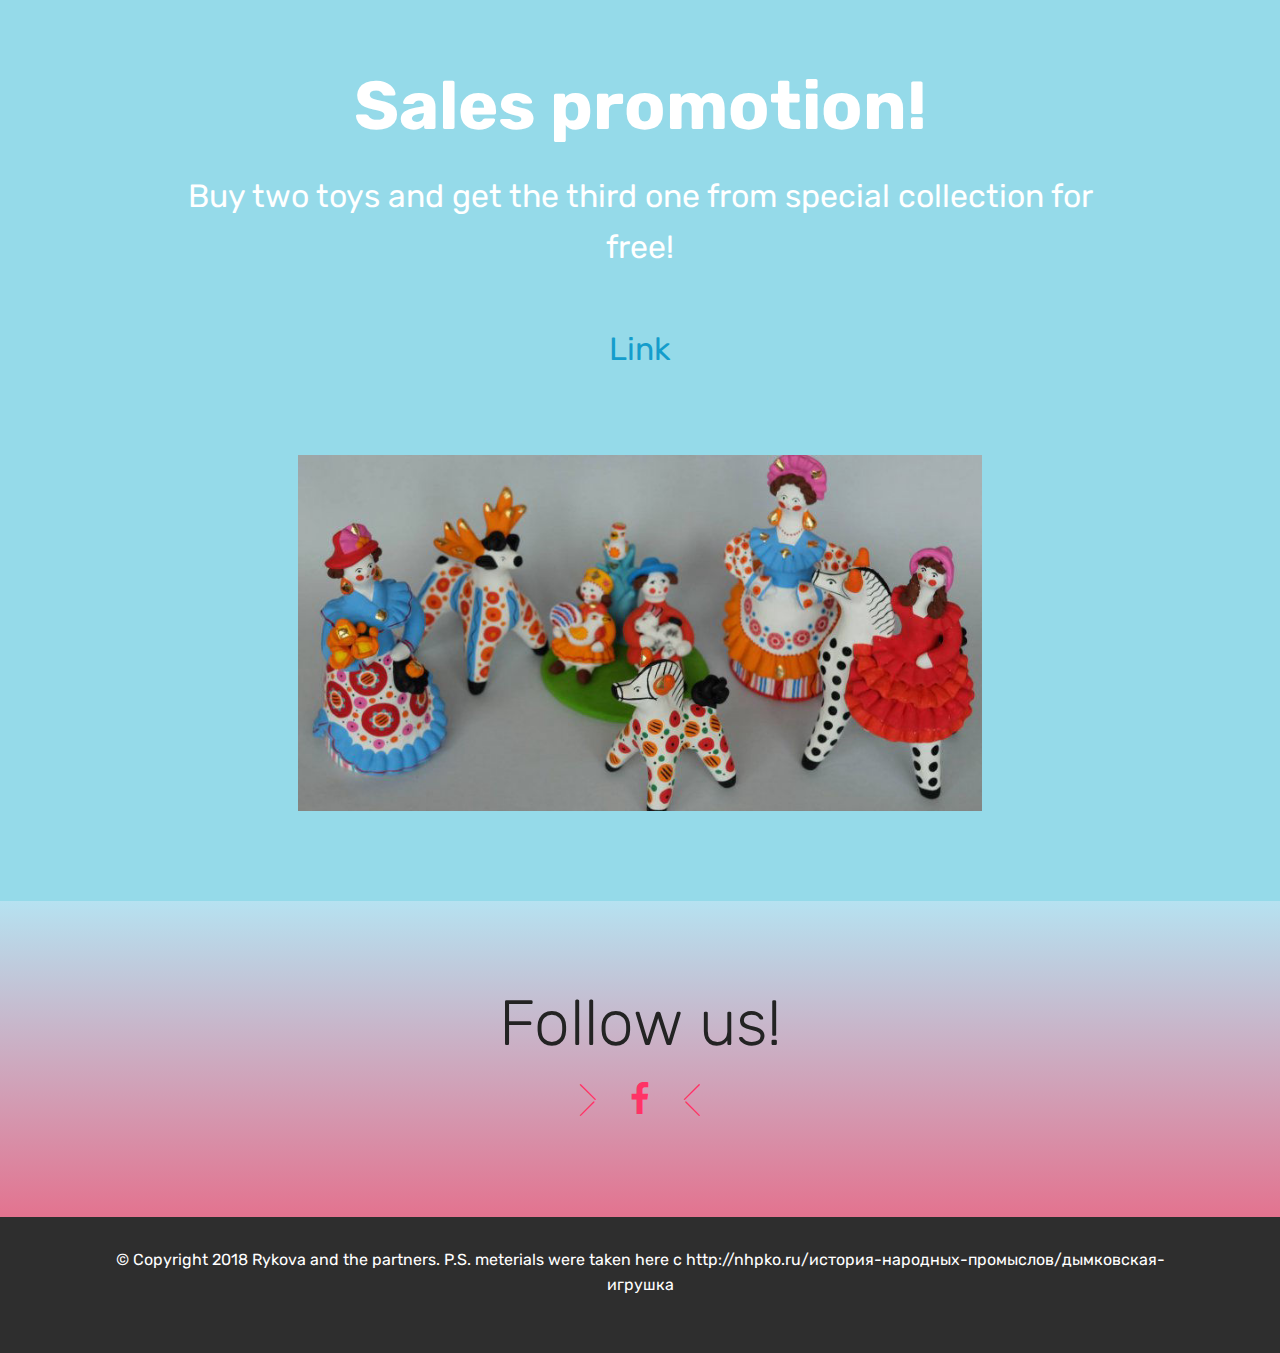
<file: page1.html>
<!DOCTYPE html>
<html >
<head>
  <!-- Site made with Mobirise Website Builder v4.7.6, https://mobirise.com -->
  <meta charset="UTF-8">
  <meta http-equiv="X-UA-Compatible" content="IE=edge">
  <meta name="generator" content="Mobirise v4.7.6, mobirise.com">
  <meta name="viewport" content="width=device-width, initial-scale=1, minimum-scale=1">
  <link rel="shortcut icon" href="assets/images/4kismi8zexc-122x116.jpg" type="image/x-icon">
  <meta name="description" content="Web Creator Description">
  <title>English language</title>
  <link rel="stylesheet" href="assets/web/assets/mobirise-icons/mobirise-icons.css">
  <link rel="stylesheet" href="assets/tether/tether.min.css">
  <link rel="stylesheet" href="assets/bootstrap/css/bootstrap.min.css">
  <link rel="stylesheet" href="assets/bootstrap/css/bootstrap-grid.min.css">
  <link rel="stylesheet" href="assets/bootstrap/css/bootstrap-reboot.min.css">
  <link rel="stylesheet" href="assets/dropdown/css/style.css">
  <link rel="stylesheet" href="assets/socicon/css/styles.css">
  <link rel="stylesheet" href="assets/theme/css/style.css">
  <link rel="stylesheet" href="assets/mobirise/css/mbr-additional.css" type="text/css">
  
  
  
</head>
<body>
  <section class="menu cid-qSZuR36pLl" once="menu" id="menu1-q">

    

    <nav class="navbar navbar-expand beta-menu navbar-dropdown align-items-center navbar-fixed-top navbar-toggleable-sm">
        <button class="navbar-toggler navbar-toggler-right" type="button" data-toggle="collapse" data-target="#navbarSupportedContent" aria-controls="navbarSupportedContent" aria-expanded="false" aria-label="Toggle navigation">
            <div class="hamburger">
                <span></span>
                <span></span>
                <span></span>
                <span></span>
            </div>
        </button>
        <div class="menu-logo">
            <div class="navbar-brand">
                <span class="navbar-logo">
                    <a href="https://www.facebook.com/groups/206021423343996/admin_activities/">
                         <img src="assets/images/4kismi8zexc-122x116.jpg" alt="Mobirise" title="" style="height: 3.8rem;">
                    </a>
                </span>
                <span class="navbar-caption-wrap"><a class="navbar-caption text-white display-4" href="https://www.facebook.com/groups/206021423343996/admin_activities/">The Dymkovo toy</a></span>
            </div>
        </div>
        <div class="collapse navbar-collapse" id="navbarSupportedContent">
            <ul class="navbar-nav nav-dropdown nav-right" data-app-modern-menu="true"><li class="nav-item">
                    <a class="nav-link link text-white display-4" href="https://mobirise.com"></a>
                </li><li class="nav-item"><a class="nav-link link text-white display-4" href="page1.html">English language</a></li>
                <li class="nav-item">
                    <a class="nav-link link text-white display-4" href="index.html">&nbsp; &nbsp; &nbsp; &nbsp; &nbsp; &nbsp; Русский &nbsp;язык &nbsp; &nbsp; &nbsp; &nbsp; &nbsp; &nbsp; &nbsp; &nbsp;&nbsp;</a>
                </li></ul>
            
        </div>
    </nav>
</section>

<section class="engine"><a href="https://mobirise.me/e">make a website</a></section><section class="countdown1 cid-qSZI8Zv7GT" id="countdown1-t">
    
    
    
    <div class="container ">
        <h2 class="mbr-section-title pb-3 align-center mbr-fonts-style display-2">Sales promotion!</h2>
        <h3 class="mbr-section-subtitle align-center mbr-fonts-style display-5">Attention! You have only ... till the end of the promotion<br>Be in time to make an unforgettable present</h3>
        
    </div>
    <div class="container countdown-cont align-center">
        <div class="daysCountdown" title="days"></div>
        <div class="hoursCountdown" title="hours"></div> 
        <div class="minutesCountdown" title="minutes"></div> 
        <div class="secondsCountdown" title="seconds"></div>
        <div class="countdown pt-5 mt-2" data-due-date="2018/06/01"> 
        </div>
    </div>
</section>

<section class="header4 cid-qSZIaf3dBA mbr-parallax-background" id="header4-u">

    

    

    <div class="container">
        <div class="row justify-content-md-center">
            <div class="media-content col-md-10">
                <h1 class="mbr-section-title align-center mbr-white pb-3 mbr-bold mbr-fonts-style display-1">
                    The dymkovo toy</h1>
                
                <div class="mbr-text align-center mbr-white pb-3">
                    <p class="mbr-text mbr-fonts-style display-5">The dymkovo toy, which is usually made of the clay, is one of the brightest folk crafts in Russia. During four centuries the dymkovo toy was representing the way of life of russian people.</p>
                </div>
                <div class="mbr-section-btn align-center"><a class="btn btn-md btn-primary display-4" href="https://www.facebook.com/groups/206021423343996/admin_activities/">more information</a></div>
            </div>
            <div class="mbr-figure pt-5">
                <img src="assets/images/hzww7lqxnrk.jpeg-667x776.jpg" alt="Mobirise" title="" style="width: 60%;">
            </div>
        </div>
    </div>
</section>

<section class="header3 cid-qSZIaSaDI9 mbr-parallax-background" id="header3-v">

    

    

    <div class="container">
        <div class="media-container-row">
            <div class="mbr-figure" style="width: 100%;">
                <img src="assets/images/4kismi8zexc-1014x962.jpg" alt="Mobirise" title="">
            </div>

            <div class="media-content">
                <h1 class="mbr-section-title mbr-white pb-3 mbr-fonts-style display-1"></h1>
                
                <div class="mbr-section-text mbr-white pb-3 ">
                    <p class="mbr-text mbr-fonts-style display-5">The folk craft appeared at the large industrial village Dymkovo. That's the reason of the toy's name. Penny whistles became the first Russian Dymkovo toys. They were created for "Svistuniya" day. It was annual spring celebration dedicated to the warriors which went away in 1418 during the battle between vyatchane and ustyuzhane near the Hlynov town fortress.</p>
                </div>
                
            </div>
        </div>
    </div>

</section>

<section class="mbr-section form3 cid-qSZIA0oJEq" id="form3-x">

    

    

    <div class="container">
        <div class="row justify-content-center">
            <div class="title col-12 col-lg-8">
                <h2 class="align-center pb-2 mbr-fonts-style display-2">Subscribe!</h2>
                <h3 class="mbr-section-subtitle align-center pb-5 mbr-light mbr-fonts-style display-5">Get the newest information about the Dymkovo toy sales.</h3>
            </div>
        </div>

        <div class="row py-2 justify-content-center">
            <div class="col-12 col-lg-6  col-md-8 " data-form-type="formoid">
                <div data-form-alert="" hidden="">
                        Спасибо за заполнение анкеты!
                </div>
                <form class="mbr-form" action="https://mobirise.com/" method="post" data-form-title="Mobirise Form"><input type="hidden" name="email" data-form-email="true" value="RRp73gDQ3JgH/CGGLjqrmjNdROS8aNRqim8aLBL48+U+pnE4Zi0Ti0pQsuq9d9oqoy5pLH97vfL6N+a+TSOrFzPYfpDbKyR35rWdGXeP2gfd658ok6NyN0QL3Olp5Wms" data-form-field="Email">
                    <div class="mbr-subscribe input-group">
                        <input class="form-control" type="email" name="email" placeholder="Email" data-form-field="Email" required="" id="email-form3-x">
                        <span class="input-group-btn"><button href="" type="submit" class="btn btn-primary display-4">subscribe</button></span>
                    </div>
                </form>
            </div>
        </div>
    </div>
</section>

<section class="cid-qSZIADKiVP" id="video3-y">

    
    
    <figure class="mbr-figure align-center container">
        <div class="video-block" style="width: 80%;">
            <div><iframe class="mbr-embedded-video" src="https://www.youtube.com/embed/qZ7m7eTer-8?rel=0&amp;amp;showinfo=0&amp;autoplay=0&amp;loop=0" width="1280" height="720" frameborder="0" allowfullscreen></iframe></div>
        </div>
    </figure>
</section>

<section class="accordion2 cid-qSZIVq6RQP" id="accordion2-10">

    


    
    <div class="container">
        <div class="media-container-row pt-5">
            <div class="accordion-content">
                <h2 class="mbr-section-title align-center pb-3 mbr-fonts-style display-2">
                        The Dymkovo toy's specific traits</h2>
                
                <div id="bootstrap-accordion_32" class="panel-group accordionStyles accordion pt-5 mt-3" role="tablist" aria-multiselectable="true">
                        <div class="card">
                            <div class="card-header" role="tab" id="headingOne">
                                <a role="button" class="collapsed panel-title text-black" data-toggle="collapse" data-core="" href="#collapse1_32" aria-expanded="false" aria-controls="collapse1">
                                    <h4 class="mbr-fonts-style display-5">
                                        <span class="sign mbr-iconfont mbri-arrow-down inactive"></span>&nbsp;The toy's creation</h4>
                                </a>
                            </div>
                            <div id="collapse1_32" class="panel-collapse noScroll collapse" role="tabpanel" aria-labelledby="headingOne" data-parent="#bootstrap-accordion_32">
                                <div class="panel-body p-4">
                                    <p class="mbr-fonts-style panel-text display-7">The whole family was making the toys. During summer people dug and mixed the clay, rubbed chalk in color grinder. From autumn till spring people sculptured toys. When the Svistuniya came they bleached the toys.&nbsp;<br></p>
                                </div>
                            </div>
                        </div>
                
                        <div class="card">
                            <div class="card-header" role="tab" id="headingTwo">
                                <a role="button" class="collapsed panel-title text-black" data-toggle="collapse" data-core="" href="#collapse2_32" aria-expanded="false" aria-controls="collapse2">
                                    <h4 class="mbr-fonts-style mbr-fonts-style display-5">
                                        <span class="sign mbr-iconfont mbri-arrow-down inactive"></span>&nbsp;The toy's development</h4>
                                </a>
                                
                            </div>
                            <div id="collapse2_32" class="panel-collapse noScroll collapse" role="tabpanel" aria-labelledby="headingTwo" data-parent="#bootstrap-accordion_32">
                                <div class="panel-body p-4">
                                    <p class="mbr-fonts-style panel-text display-7">For four centuries of the Dymkovo toy existence, some traditional themes and patterns were distinguished.<br>The expressivity of the red argil was depicted in the Dymkovo toy with some easy ornaments of the painting where you can see red, yellow, blue and green colors.&nbsp;</p>
                                </div>
                            </div>
                        </div>
                
                        <div class="card">
                            <div class="card-header" role="tab" id="headingThree">
                                <a role="button" class="collapsed panel-title text-black" data-toggle="collapse" data-core="" href="#collapse3_32" aria-expanded="false" aria-controls="collapse3">
                                    <h4 class="mbr-fonts-style display-5">
                                        <span class="sign mbr-iconfont mbri-arrow-down inactive"></span>&nbsp;Composition</h4>
                                </a>
                            </div>
                            <div id="collapse3_32" class="panel-collapse noScroll collapse" role="tabpanel" aria-labelledby="headingThree" data-parent="#bootstrap-accordion_32">
                                <div class="panel-body p-4">
                                    <p class="mbr-fonts-style panel-text display-7">The bright and well-dressed dymkovo toy doesn't like any loneliness. Very often past mistresses create some thematic compositions, where you can find people, animals and inanimate things.<br><br></p>
                                </div>
                            </div>
                        </div>
                
                        
                
                        
                
                        
                </div>
            </div>
            <div class="mbr-figure" style="width: 105%;">
                    <img src="assets/images/lepka-igrushki-iz-krasnoj-gliny-800-1-800x531.jpg" alt="Mobirise" title="">
            </div>
        </div>
    </div>
</section>

<section class="features18 popup-btn-cards cid-qSZIXYiM5Y" id="features18-11">

    

    
    <div class="container">
        <h2 class="mbr-section-title pb-3 align-center mbr-fonts-style display-1">The diversity of the Dymkovo toys</h2>
        <h3 class="mbr-section-subtitle display-5 align-center mbr-fonts-style mbr-light"></h3>
        <div class="media-container-row pt-5 ">
            <div class="card p-3 col-12 col-md-6 col-lg-3">
                <div class="card-wrapper ">
                    <div class="card-img">
                        <div class="mbr-overlay"></div>
                        <div class="mbr-section-btn text-center"><a href="https://www.facebook.com/groups/206021423343996/" class="btn btn-primary display-4">Купить</a></div>
                        <img src="assets/images/4kismi8zexc-676x641.jpg" alt="Mobirise" title="">
                    </div>
                    <div class="card-box">
                        <h4 class="card-title mbr-fonts-style display-7">Barinya at the bout</h4>
                        <p class="mbr-text mbr-fonts-style align-left display-7"></p>
                    </div>
                </div>
            </div>
            <div class="card p-3 col-12 col-md-6 col-lg-3">
                <div class="card-wrapper">
                    <div class="card-img">
                        <div class="mbr-overlay"></div>
                        <div class="mbr-section-btn text-center"><a href="https://mobirise.com" class="btn btn-primary display-4">Купить</a></div>
                        <img src="assets/images/hzww7lqxnrk.jpeg-667x776.jpg" alt="Mobirise" title="">
                    </div>
                    <div class="card-box">
                        <h4 class="card-title mbr-fonts-style display-7">Rooster</h4>
                        <p class="mbr-text mbr-fonts-style display-7"></p>
                    </div>
                </div>
            </div>

            <div class="card p-3 col-12 col-md-6 col-lg-3">
                <div class="card-wrapper">
                    <div class="card-img">
                        <div class="mbr-overlay"></div>
                        <div class="mbr-section-btn text-center"><a href="https://www.facebook.com/groups/206021423343996/" class="btn btn-primary display-4">Купить</a></div>
                        <img src="assets/images/2-640x750.jpg" alt="Mobirise" title="">
                    </div>
                    <div class="card-box">
                        <h4 class="card-title mbr-fonts-style display-7">Barinya with Barin</h4>
                        <p class="mbr-text mbr-fonts-style display-7"></p>
                    </div>
                </div>
            </div>

            <div class="card p-3 col-12 col-md-6 col-lg-3">
                <div class="card-wrapper">
                    <div class="card-img">
                        <div class="mbr-overlay"></div>
                        <div class="mbr-section-btn text-center"><a href="https://www.facebook.com/groups/206021423343996/" class="btn btn-primary display-4">Купить</a></div>
                        <img src="assets/images/npypi1iyxxu-492x738.jpg" alt="Mobirise" title="">
                    </div>
                    <div class="card-box">
                        <h4 class="card-title mbr-fonts-style display-7">
                            Barinya with dragonfly</h4>
                        <p class="mbr-text mbr-fonts-style display-7"></p>
                    </div>
                </div>
            </div>
        </div>
    </div>
</section>

<section class="mbr-section form1 cid-qSZJ135l4x" id="form1-12">

    

    
    <div class="container">
        <div class="row justify-content-center">
            <div class="title col-12 col-lg-8">
                <h2 class="mbr-section-title align-center pb-3 mbr-fonts-style display-2">
                    Contact form</h2>
                <h3 class="mbr-section-subtitle align-center mbr-light pb-3 mbr-fonts-style display-5">Please wright to us any time you have any questions! It would be a pleasure for us to answer :)<br><br></h3>
            </div>
        </div>
    </div>
    <div class="container">
        <div class="row justify-content-center">
            <div class="media-container-column col-lg-8" data-form-type="formoid">
                    <div data-form-alert="" hidden="">Спасибо за заполнение анкеты!</div>
            
                    <form class="mbr-form" action="https://mobirise.com/" method="post" data-form-title="Mobirise Form"><input type="hidden" name="email" data-form-email="true" value="DscAC27FmQTM0SKt6TMQCMvd8mZoinDWMVtVG78COv9iGZaTjkETguKsqxGTQiDrvBKfz2PcrhDKfOUBaJZYv+pCdlCP8Huy3gi4eVCGYvrR6GLuVnQsBGAkYxY3PqYh" data-form-field="Email">
                        <div class="row row-sm-offset">
                            <div class="col-md-4 multi-horizontal" data-for="name">
                                <div class="form-group">
                                    <label class="form-control-label mbr-fonts-style display-7" for="name-form1-12">Name</label>
                                    <input type="text" class="form-control" name="name" data-form-field="Name" required="" id="name-form1-12">
                                </div>
                            </div>
                            <div class="col-md-4 multi-horizontal" data-for="email">
                                <div class="form-group">
                                    <label class="form-control-label mbr-fonts-style display-7" for="email-form1-12">Email</label>
                                    <input type="email" class="form-control" name="email" data-form-field="Email" required="" id="email-form1-12">
                                </div>
                            </div>
                            <div class="col-md-4 multi-horizontal" data-for="phone">
                                <div class="form-group">
                                    <label class="form-control-label mbr-fonts-style display-7" for="phone-form1-12">Phone</label>
                                    <input type="tel" class="form-control" name="phone" data-form-field="Phone" id="phone-form1-12">
                                </div>
                            </div>
                        </div>
                        <div class="form-group" data-for="message">
                            <label class="form-control-label mbr-fonts-style display-7" for="message-form1-12">Message</label>
                            <textarea type="text" class="form-control" name="message" rows="7" data-form-field="Message" id="message-form1-12"></textarea>
                        </div>
            
                        <span class="input-group-btn"><button href="" type="submit" class="btn btn-primary btn-form display-4">send</button></span>
                    </form>
            </div>
        </div>
    </div>
</section>

<section class="header4 cid-qSZJ6IVAbk" id="header4-13">

    

    

    <div class="container">
        <div class="row justify-content-md-center">
            <div class="media-content col-md-10">
                <h1 class="mbr-section-title align-center mbr-white pb-3 mbr-bold mbr-fonts-style display-1">Sales promotion!</h1>
                
                <div class="mbr-text align-center mbr-white pb-3">
                    <p class="mbr-text mbr-fonts-style display-5">Buy two toys and get the third one from special collection for free!<br><br><strong><em><a href="https://www.facebook.com/groups/206021423343996/admin_activities/">Link</a></em></strong></p>
                </div>
                
            </div>
            <div class="mbr-figure pt-5">
                <img src="assets/images/11707767-826735797409856-8498062993810040917-o-770x400.jpg" alt="Mobirise" title="" style="width: 60%;">
            </div>
        </div>
    </div>
</section>

<section class="cid-qSZJaB5ZfP" id="social-buttons2-14">

    

    

    <div class="container">
        <div class="media-container-row">
            <div class="col-md-8 align-center">
                <h2 class="pb-3 mbr-fonts-style display-2">
                    Follow us!
                </h2>
                <div class="social-list pl-0 mb-0">
                    <a href="https://www.facebook.com/groups/206021423343996/" target="_blank">
                        <span class="px-2 mbr-iconfont mbr-iconfont-social mbri-arrow-next"></span>
                    </a>
                    <a href="https://www.facebook.com/pages/Mobirise/1616226671953247" target="_blank">
                        <span class="px-2 socicon-facebook socicon mbr-iconfont mbr-iconfont-social"></span>
                    </a>
                    <a href="https://www.facebook.com/groups/206021423343996/" target="_blank">
                        <span class="px-2 mbr-iconfont mbr-iconfont-social mbri-arrow-prev"></span>
                    </a>
                    <a href="https://www.youtube.com/c/mobirise" target="_blank">
                        
                    </a>
                    <a href="https://plus.google.com/u/0/+Mobirise" target="_blank">
                        
                    </a>
                    <a href="https://www.behance.net/Mobirise" target="_blank">
                        
                    </a>
                </div>
            </div>
        </div>
    </div>
</section>

<section once="" class="cid-qSZJdtgpqE" id="footer6-15">

    

    

    <div class="container">
        <div class="media-container-row align-center mbr-white">
            <div class="col-12">
                <p class="mbr-text mb-0 mbr-fonts-style display-7">
                    © Copyright 2018 Rykova and the partners. P.S. meterials were taken here с&nbsp;http://nhpko.ru/история-народных-промыслов/дымковская-игрушка<br><br></p>
            </div>
        </div>
    </div>
</section>


  <script src="assets/web/assets/jquery/jquery.min.js"></script>
  <script src="assets/popper/popper.min.js"></script>
  <script src="assets/tether/tether.min.js"></script>
  <script src="assets/bootstrap/js/bootstrap.min.js"></script>
  <script src="assets/smoothscroll/smooth-scroll.js"></script>
  <script src="assets/dropdown/js/script.min.js"></script>
  <script src="assets/touchswipe/jquery.touch-swipe.min.js"></script>
  <script src="assets/countdown/jquery.countdown.min.js"></script>
  <script src="assets/parallax/jarallax.min.js"></script>
  <script src="assets/mbr-switch-arrow/mbr-switch-arrow.js"></script>
  <script src="assets/mbr-popup-btns/mbr-popup-btns.js"></script>
  <script src="assets/sociallikes/social-likes.js"></script>
  <script src="assets/theme/js/script.js"></script>
  <script src="assets/formoid/formoid.min.js"></script>
  
  
</body>
</html>
</file>
<file: assets/web/assets/mobirise-icons/mobirise-icons.css>
@font-face {
  font-family: 'MobiriseIcons';
  src:  url('mobirise-icons.eot?spat4u');
  src:  url('mobirise-icons.eot?spat4u#iefix') format('embedded-opentype'),
    url('mobirise-icons.ttf?spat4u') format('truetype'),
    url('mobirise-icons.woff?spat4u') format('woff'),
    url('mobirise-icons.svg?spat4u#MobiriseIcons') format('svg');
  font-weight: normal;
  font-style: normal;
}

[class^="mbri-"], [class*=" mbri-"] {
  /* use !important to prevent issues with browser extensions that change fonts */
  font-family: MobiriseIcons !important;
  speak: none;
  font-style: normal;
  font-weight: normal;
  font-variant: normal;
  text-transform: none;
  line-height: 1;

  /* Better Font Rendering =========== */
  -webkit-font-smoothing: antialiased;
  -moz-osx-font-smoothing: grayscale;
}

.mbri-add-submenu:before {
  content: "\e900";
}
.mbri-alert:before {
  content: "\e901";
}
.mbri-align-center:before {
  content: "\e902";
}
.mbri-align-justify:before {
  content: "\e903";
}
.mbri-align-left:before {
  content: "\e904";
}
.mbri-align-right:before {
  content: "\e905";
}
.mbri-android:before {
  content: "\e906";
}
.mbri-apple:before {
  content: "\e907";
}
.mbri-arrow-down:before {
  content: "\e908";
}
.mbri-arrow-next:before {
  content: "\e909";
}
.mbri-arrow-prev:before {
  content: "\e90a";
}
.mbri-arrow-up:before {
  content: "\e90b";
}
.mbri-bold:before {
  content: "\e90c";
}
.mbri-bookmark:before {
  content: "\e90d";
}
.mbri-bootstrap:before {
  content: "\e90e";
}
.mbri-briefcase:before {
  content: "\e90f";
}
.mbri-browse:before {
  content: "\e910";
}
.mbri-bulleted-list:before {
  content: "\e911";
}
.mbri-calendar:before {
  content: "\e912";
}
.mbri-camera:before {
  content: "\e913";
}
.mbri-cart-add:before {
  content: "\e914";
}
.mbri-cart-full:before {
  content: "\e915";
}
.mbri-cash:before {
  content: "\e916";
}
.mbri-change-style:before {
  content: "\e917";
}
.mbri-chat:before {
  content: "\e918";
}
.mbri-clock:before {
  content: "\e919";
}
.mbri-close:before {
  content: "\e91a";
}
.mbri-cloud:before {
  content: "\e91b";
}
.mbri-code:before {
  content: "\e91c";
}
.mbri-contact-form:before {
  content: "\e91d";
}
.mbri-credit-card:before {
  content: "\e91e";
}
.mbri-cursor-click:before {
  content: "\e91f";
}
.mbri-cust-feedback:before {
  content: "\e920";
}
.mbri-database:before {
  content: "\e921";
}
.mbri-delivery:before {
  content: "\e922";
}
.mbri-desktop:before {
  content: "\e923";
}
.mbri-devices:before {
  content: "\e924";
}
.mbri-down:before {
  content: "\e925";
}
.mbri-download:before {
  content: "\e989";
}
.mbri-drag-n-drop:before {
  content: "\e927";
}
.mbri-drag-n-drop2:before {
  content: "\e928";
}
.mbri-edit:before {
  content: "\e929";
}
.mbri-edit2:before {
  content: "\e92a";
}
.mbri-error:before {
  content: "\e92b";
}
.mbri-extension:before {
  content: "\e92c";
}
.mbri-features:before {
  content: "\e92d";
}
.mbri-file:before {
  content: "\e92e";
}
.mbri-flag:before {
  content: "\e92f";
}
.mbri-folder:before {
  content: "\e930";
}
.mbri-gift:before {
  content: "\e931";
}
.mbri-github:before {
  content: "\e932";
}
.mbri-globe:before {
  content: "\e933";
}
.mbri-globe-2:before {
  content: "\e934";
}
.mbri-growing-chart:before {
  content: "\e935";
}
.mbri-hearth:before {
  content: "\e936";
}
.mbri-help:before {
  content: "\e937";
}
.mbri-home:before {
  content: "\e938";
}
.mbri-hot-cup:before {
  content: "\e939";
}
.mbri-idea:before {
  content: "\e93a";
}
.mbri-image-gallery:before {
  content: "\e93b";
}
.mbri-image-slider:before {
  content: "\e93c";
}
.mbri-info:before {
  content: "\e93d";
}
.mbri-italic:before {
  content: "\e93e";
}
.mbri-key:before {
  content: "\e93f";
}
.mbri-laptop:before {
  content: "\e940";
}
.mbri-layers:before {
  content: "\e941";
}
.mbri-left-right:before {
  content: "\e942";
}
.mbri-left:before {
  content: "\e943";
}
.mbri-letter:before {
  content: "\e944";
}
.mbri-like:before {
  content: "\e945";
}
.mbri-link:before {
  content: "\e946";
}
.mbri-lock:before {
  content: "\e947";
}
.mbri-login:before {
  content: "\e948";
}
.mbri-logout:before {
  content: "\e949";
}
.mbri-magic-stick:before {
  content: "\e94a";
}
.mbri-map-pin:before {
  content: "\e94b";
}
.mbri-menu:before {
  content: "\e94c";
}
.mbri-mobile:before {
  content: "\e94d";
}
.mbri-mobile2:before {
  content: "\e94e";
}
.mbri-mobirise:before {
  content: "\e94f";
}
.mbri-more-horizontal:before {
  content: "\e950";
}
.mbri-more-vertical:before {
  content: "\e951";
}
.mbri-music:before {
  content: "\e952";
}
.mbri-new-file:before {
  content: "\e953";
}
.mbri-numbered-list:before {
  content: "\e954";
}
.mbri-opened-folder:before {
  content: "\e955";
}
.mbri-pages:before {
  content: "\e956";
}
.mbri-paper-plane:before {
  content: "\e957";
}
.mbri-paperclip:before {
  content: "\e958";
}
.mbri-photo:before {
  content: "\e959";
}
.mbri-photos:before {
  content: "\e95a";
}
.mbri-pin:before {
  content: "\e95b";
}
.mbri-play:before {
  content: "\e95c";
}
.mbri-plus:before {
  content: "\e95d";
}
.mbri-preview:before {
  content: "\e95e";
}
.mbri-print:before {
  content: "\e95f";
}
.mbri-protect:before {
  content: "\e960";
}
.mbri-question:before {
  content: "\e961";
}
.mbri-quote-left:before {
  content: "\e962";
}
.mbri-quote-right:before {
  content: "\e963";
}
.mbri-refresh:before {
  content: "\e964";
}
.mbri-responsive:before {
  content: "\e965";
}
.mbri-right:before {
  content: "\e966";
}
.mbri-rocket:before {
  content: "\e967";
}
.mbri-sad-face:before {
  content: "\e968";
}
.mbri-sale:before {
  content: "\e969";
}
.mbri-save:before {
  content: "\e96a";
}
.mbri-search:before {
  content: "\e96b";
}
.mbri-setting:before {
  content: "\e96c";
}
.mbri-setting2:before {
  content: "\e96d";
}
.mbri-setting3:before {
  content: "\e96e";
}
.mbri-share:before {
  content: "\e96f";
}
.mbri-shopping-bag:before {
  content: "\e970";
}
.mbri-shopping-basket:before {
  content: "\e971";
}
.mbri-shopping-cart:before {
  content: "\e972";
}
.mbri-sites:before {
  content: "\e973";
}
.mbri-smile-face:before {
  content: "\e974";
}
.mbri-speed:before {
  content: "\e975";
}
.mbri-star:before {
  content: "\e976";
}
.mbri-success:before {
  content: "\e977";
}
.mbri-sun:before {
  content: "\e978";
}
.mbri-sun2:before {
  content: "\e979";
}
.mbri-tablet:before {
  content: "\e97a";
}
.mbri-tablet-vertical:before {
  content: "\e97b";
}
.mbri-target:before {
  content: "\e97c";
}
.mbri-timer:before {
  content: "\e97d";
}
.mbri-to-ftp:before {
  content: "\e97e";
}
.mbri-to-local-drive:before {
  content: "\e97f";
}
.mbri-touch-swipe:before {
  content: "\e980";
}
.mbri-touch:before {
  content: "\e981";
}
.mbri-trash:before {
  content: "\e982";
}
.mbri-underline:before {
  content: "\e983";
}
.mbri-unlink:before {
  content: "\e984";
}
.mbri-unlock:before {
  content: "\e985";
}
.mbri-up-down:before {
  content: "\e986";
}
.mbri-up:before {
  content: "\e987";
}
.mbri-update:before {
  content: "\e988";
}
.mbri-upload:before {
 content: "\e926"; 
}
.mbri-user:before {
  content: "\e98a";
}
.mbri-user2:before {
  content: "\e98b";
}
.mbri-users:before {
  content: "\e98c";
}
.mbri-video:before {
  content: "\e98d";
}
.mbri-video-play:before {
  content: "\e98e";
}
.mbri-watch:before {
  content: "\e98f";
}
.mbri-website-theme:before {
  content: "\e990";
}
.mbri-wifi:before {
  content: "\e991";
}
.mbri-windows:before {
  content: "\e992";
}
.mbri-zoom-out:before {
  content: "\e993";
}
.mbri-redo:before {
  content: "\e994";
}
.mbri-undo:before {
  content: "\e995";
}
</file>
<file: assets/dropdown/css/style.css>
.navbar-dropdown {
  left: 0;
  padding: 0;
  position: absolute;
  right: 0;
  top: 0;
  transition: all 0.45s ease;
  z-index: 1030;
  background: #282828; }
  .navbar-dropdown .navbar-logo {
    margin-right: 0.8rem;
    transition: margin 0.3s ease-in-out;
    vertical-align: middle; }
    .navbar-dropdown .navbar-logo img {
      height: 3.125rem;
      transition: all 0.3s ease-in-out; }
    .navbar-dropdown .navbar-logo.mbr-iconfont {
      font-size: 3.125rem;
      line-height: 3.125rem; }
  .navbar-dropdown .navbar-caption {
    font-weight: 700;
    white-space: normal;
    vertical-align: -4px;
    line-height: 3.125rem !important; }
    .navbar-dropdown .navbar-caption, .navbar-dropdown .navbar-caption:hover {
      color: inherit;
      text-decoration: none; }
  .navbar-dropdown .mbr-iconfont + .navbar-caption {
    vertical-align: -1px; }
  .navbar-dropdown.navbar-fixed-top {
    position: fixed; }
  .navbar-dropdown .navbar-brand span {
    vertical-align: -4px; }
  .navbar-dropdown.bg-color.transparent {
    background: none; }
  .navbar-dropdown.navbar-short .navbar-brand {
    padding: 0.625rem 0; }
    .navbar-dropdown.navbar-short .navbar-brand span {
      vertical-align: -1px; }
  .navbar-dropdown.navbar-short .navbar-caption {
    line-height: 2.375rem !important;
    vertical-align: -2px; }
  .navbar-dropdown.navbar-short .navbar-logo {
    margin-right: 0.5rem; }
    .navbar-dropdown.navbar-short .navbar-logo img {
      height: 2.375rem; }
    .navbar-dropdown.navbar-short .navbar-logo.mbr-iconfont {
      font-size: 2.375rem;
      line-height: 2.375rem; }
  .navbar-dropdown.navbar-short .mbr-table-cell {
    height: 3.625rem; }
  .navbar-dropdown .navbar-close {
    left: 0.6875rem;
    position: fixed;
    top: 0.75rem;
    z-index: 1000; }
  .navbar-dropdown .hamburger-icon {
    content: "";
    display: inline-block;
    vertical-align: middle;
    width: 16px;
    -webkit-box-shadow: 0 -6px 0 1px #282828,0 0 0 1px #282828,0 6px 0 1px #282828;
    -moz-box-shadow: 0 -6px 0 1px #282828,0 0 0 1px #282828,0 6px 0 1px #282828;
    box-shadow: 0 -6px 0 1px #282828,0 0 0 1px #282828,0 6px 0 1px #282828; }

.dropdown-menu .dropdown-toggle[data-toggle="dropdown-submenu"]::after {
  border-bottom: 0.35em solid transparent;
  border-left: 0.35em solid;
  border-right: 0;
  border-top: 0.35em solid transparent;
  margin-left: 0.3rem; }

.dropdown-menu .dropdown-item:focus {
  outline: 0; }

.nav-dropdown {
  font-size: 0.75rem;
  font-weight: 500;
  height: auto !important; }
  .nav-dropdown .nav-btn {
    padding-left: 1rem; }
  .nav-dropdown .link {
    margin: .667em 1.667em;
    font-weight: 500;
    padding: 0;
    transition: color .2s ease-in-out; }
    .nav-dropdown .link.dropdown-toggle {
      margin-right: 2.583em; }
      .nav-dropdown .link.dropdown-toggle::after {
        margin-left: .25rem;
        border-top: 0.35em solid;
        border-right: 0.35em solid transparent;
        border-left: 0.35em solid transparent;
        border-bottom: 0; }
      .nav-dropdown .link.dropdown-toggle[aria-expanded="true"] {
        margin: 0;
        padding: 0.667em 3.263em  0.667em 1.667em; }
  .nav-dropdown .link::after,
  .nav-dropdown .dropdown-item::after {
    color: inherit; }
  .nav-dropdown .btn {
    font-size: 0.75rem;
    font-weight: 700;
    letter-spacing: 0;
    margin-bottom: 0;
    padding-left: 1.25rem;
    padding-right: 1.25rem; }
  .nav-dropdown .dropdown-menu {
    border-radius: 0;
    border: 0;
    left: 0;
    margin: 0;
    padding-bottom: 1.25rem;
    padding-top: 1.25rem;
    position: relative; }
  .nav-dropdown .dropdown-submenu {
    margin-left: 0.125rem;
    top: 0; }
  .nav-dropdown .dropdown-item {
    font-weight: 500;
    line-height: 2;
    padding: 0.3846em 4.615em 0.3846em 1.5385em;
    position: relative;
    transition: color .2s ease-in-out, background-color .2s ease-in-out; }
    .nav-dropdown .dropdown-item::after {
      margin-top: -0.3077em;
      position: absolute;
      right: 1.1538em;
      top: 50%; }
    .nav-dropdown .dropdown-item:focus, .nav-dropdown .dropdown-item:hover {
      background: none; }

@media (max-width: 767px) {
  .nav-dropdown.navbar-toggleable-sm {
    bottom: 0;
    display: none;
    left: 0;
    overflow-x: hidden;
    position: fixed;
    top: 0;
    transform: translateX(-100%);
    -ms-transform: translateX(-100%);
    -webkit-transform: translateX(-100%);
    width: 18.75rem;
    z-index: 999; } }
.nav-dropdown.navbar-toggleable-xl {
  bottom: 0;
  display: none;
  left: 0;
  overflow-x: hidden;
  position: fixed;
  top: 0;
  transform: translateX(-100%);
  -ms-transform: translateX(-100%);
  -webkit-transform: translateX(-100%);
  width: 18.75rem;
  z-index: 999; }

.nav-dropdown-sm {
  display: block !important;
  overflow-x: hidden;
  overflow: auto;
  padding-top: 3.875rem; }
  .nav-dropdown-sm::after {
    content: "";
    display: block;
    height: 3rem;
    width: 100%; }
  .nav-dropdown-sm.collapse.in ~ .navbar-close {
    display: block !important; }
  .nav-dropdown-sm.collapsing, .nav-dropdown-sm.collapse.in {
    transform: translateX(0);
    -ms-transform: translateX(0);
    -webkit-transform: translateX(0);
    transition: all 0.25s ease-out;
    -webkit-transition: all 0.25s ease-out;
    background: #282828; }
  .nav-dropdown-sm.collapsing[aria-expanded="false"] {
    transform: translateX(-100%);
    -ms-transform: translateX(-100%);
    -webkit-transform: translateX(-100%); }
  .nav-dropdown-sm .nav-item {
    display: block;
    margin-left: 0 !important;
    padding-left: 0; }
  .nav-dropdown-sm .link,
  .nav-dropdown-sm .dropdown-item {
    border-top: 1px dotted rgba(255, 255, 255, 0.1);
    font-size: 0.8125rem;
    line-height: 1.6;
    margin: 0 !important;
    padding: 0.875rem 2.4rem 0.875rem 1.5625rem !important;
    position: relative;
    white-space: normal; }
    .nav-dropdown-sm .link:focus, .nav-dropdown-sm .link:hover,
    .nav-dropdown-sm .dropdown-item:focus,
    .nav-dropdown-sm .dropdown-item:hover {
      background: rgba(0, 0, 0, 0.2) !important;
      color: #c0a375; }
  .nav-dropdown-sm .nav-btn {
    position: relative;
    padding: 1.5625rem 1.5625rem 0 1.5625rem; }
    .nav-dropdown-sm .nav-btn::before {
      border-top: 1px dotted rgba(255, 255, 255, 0.1);
      content: "";
      left: 0;
      position: absolute;
      top: 0;
      width: 100%; }
    .nav-dropdown-sm .nav-btn + .nav-btn {
      padding-top: 0.625rem; }
      .nav-dropdown-sm .nav-btn + .nav-btn::before {
        display: none; }
  .nav-dropdown-sm .btn {
    padding: 0.625rem 0; }
  .nav-dropdown-sm .dropdown-toggle[data-toggle="dropdown-submenu"]::after {
    margin-left: .25rem;
    border-top: 0.35em solid;
    border-right: 0.35em solid transparent;
    border-left: 0.35em solid transparent;
    border-bottom: 0; }
  .nav-dropdown-sm .dropdown-toggle[data-toggle="dropdown-submenu"][aria-expanded="true"]::after {
    border-top: 0;
    border-right: 0.35em solid transparent;
    border-left: 0.35em solid transparent;
    border-bottom: 0.35em solid; }
  .nav-dropdown-sm .dropdown-menu {
    margin: 0;
    padding: 0;
    position: relative;
    top: 0;
    left: 0;
    width: 100%;
    border: 0;
    float: none;
    border-radius: 0;
    background: none; }
  .nav-dropdown-sm .dropdown-submenu {
    left: 100%;
    margin-left: 0.125rem;
    margin-top: -1.25rem;
    top: 0; }

.navbar-toggleable-sm .nav-dropdown .dropdown-menu {
  position: absolute; }

.navbar-toggleable-sm .nav-dropdown .dropdown-submenu {
  left: 100%;
  margin-left: 0.125rem;
  margin-top: -1.25rem;
  top: 0; }

.navbar-toggleable-sm.opened .nav-dropdown .dropdown-menu {
  position: relative; }

.navbar-toggleable-sm.opened .nav-dropdown .dropdown-submenu {
  left: 0;
  margin-left: 00rem;
  margin-top: 0rem;
  top: 0; }

.is-builder .nav-dropdown.collapsing {
  transition: none !important; }

/*# sourceMappingURL=style.css.map */
</file>
<file: assets/socicon/css/styles.css>
@charset "UTF-8";

@font-face {
  font-family: "socicon";
  src:url("../fonts/socicon.eot");
  src:url("../fonts/socicon.eot?#iefix") format("embedded-opentype"),
    url("../fonts/socicon.woff") format("woff"),
    url("../fonts/socicon.ttf") format("truetype"),
    url("../fonts/socicon.svg#socicon") format("svg");
  font-weight: normal;
  font-style: normal;

}

[data-icon]:before {
  font-family: "socicon" !important;
  content: attr(data-icon);
  font-style: normal !important;
  font-weight: normal !important;
  font-variant: normal !important;
  text-transform: none !important;
  speak: none;
  line-height: 1;
  -webkit-font-smoothing: antialiased;
  -moz-osx-font-smoothing: grayscale;
}

[class^="socicon-"]:before,
[class*=" socicon-"]:before {
  font-family: "socicon" !important;
  font-style: normal !important;
  font-weight: normal !important;
  font-variant: normal !important;
  text-transform: none !important;
  speak: none;
  line-height: 1;
  -webkit-font-smoothing: antialiased;
  -moz-osx-font-smoothing: grayscale;
}

.socicon-modelmayhem:before {
  content: "\e000";
}
.socicon-mixcloud:before {
  content: "\e001";
}
.socicon-drupal:before {
  content: "\e002";
}
.socicon-swarm:before {
  content: "\e003";
}
.socicon-istock:before {
  content: "\e004";
}
.socicon-yammer:before {
  content: "\e005";
}
.socicon-ello:before {
  content: "\e006";
}
.socicon-stackoverflow:before {
  content: "\e007";
}
.socicon-persona:before {
  content: "\e008";
}
.socicon-triplej:before {
  content: "\e009";
}
.socicon-houzz:before {
  content: "\e00a";
}
.socicon-rss:before {
  content: "\e00b";
}
.socicon-paypal:before {
  content: "\e00c";
}
.socicon-odnoklassniki:before {
  content: "\e00d";
}
.socicon-airbnb:before {
  content: "\e00e";
}
.socicon-periscope:before {
  content: "\e00f";
}
.socicon-outlook:before {
  content: "\e010";
}
.socicon-coderwall:before {
  content: "\e011";
}
.socicon-tripadvisor:before {
  content: "\e012";
}
.socicon-appnet:before {
  content: "\e013";
}
.socicon-goodreads:before {
  content: "\e014";
}
.socicon-tripit:before {
  content: "\e015";
}
.socicon-lanyrd:before {
  content: "\e016";
}
.socicon-slideshare:before {
  content: "\e017";
}
.socicon-buffer:before {
  content: "\e018";
}
.socicon-disqus:before {
  content: "\e019";
}
.socicon-vkontakte:before {
  content: "\e01a";
}
.socicon-whatsapp:before {
  content: "\e01b";
}
.socicon-patreon:before {
  content: "\e01c";
}
.socicon-storehouse:before {
  content: "\e01d";
}
.socicon-pocket:before {
  content: "\e01e";
}
.socicon-mail:before {
  content: "\e01f";
}
.socicon-blogger:before {
  content: "\e020";
}
.socicon-technorati:before {
  content: "\e021";
}
.socicon-reddit:before {
  content: "\e022";
}
.socicon-dribbble:before {
  content: "\e023";
}
.socicon-stumbleupon:before {
  content: "\e024";
}
.socicon-digg:before {
  content: "\e025";
}
.socicon-envato:before {
  content: "\e026";
}
.socicon-behance:before {
  content: "\e027";
}
.socicon-delicious:before {
  content: "\e028";
}
.socicon-deviantart:before {
  content: "\e029";
}
.socicon-forrst:before {
  content: "\e02a";
}
.socicon-play:before {
  content: "\e02b";
}
.socicon-zerply:before {
  content: "\e02c";
}
.socicon-wikipedia:before {
  content: "\e02d";
}
.socicon-apple:before {
  content: "\e02e";
}
.socicon-flattr:before {
  content: "\e02f";
}
.socicon-github:before {
  content: "\e030";
}
.socicon-renren:before {
  content: "\e031";
}
.socicon-friendfeed:before {
  content: "\e032";
}
.socicon-newsvine:before {
  content: "\e033";
}
.socicon-identica:before {
  content: "\e034";
}
.socicon-bebo:before {
  content: "\e035";
}
.socicon-zynga:before {
  content: "\e036";
}
.socicon-steam:before {
  content: "\e037";
}
.socicon-xbox:before {
  content: "\e038";
}
.socicon-windows:before {
  content: "\e039";
}
.socicon-qq:before {
  content: "\e03a";
}
.socicon-douban:before {
  content: "\e03b";
}
.socicon-meetup:before {
  content: "\e03c";
}
.socicon-playstation:before {
  content: "\e03d";
}
.socicon-android:before {
  content: "\e03e";
}
.socicon-snapchat:before {
  content: "\e03f";
}
.socicon-twitter:before {
  content: "\e040";
}
.socicon-facebook:before {
  content: "\e041";
}
.socicon-googleplus:before {
  content: "\e042";
}
.socicon-pinterest:before {
  content: "\e043";
}
.socicon-foursquare:before {
  content: "\e044";
}
.socicon-yahoo:before {
  content: "\e045";
}
.socicon-skype:before {
  content: "\e046";
}
.socicon-yelp:before {
  content: "\e047";
}
.socicon-feedburner:before {
  content: "\e048";
}
.socicon-linkedin:before {
  content: "\e049";
}
.socicon-viadeo:before {
  content: "\e04a";
}
.socicon-xing:before {
  content: "\e04b";
}
.socicon-myspace:before {
  content: "\e04c";
}
.socicon-soundcloud:before {
  content: "\e04d";
}
.socicon-spotify:before {
  content: "\e04e";
}
.socicon-grooveshark:before {
  content: "\e04f";
}
.socicon-lastfm:before {
  content: "\e050";
}
.socicon-youtube:before {
  content: "\e051";
}
.socicon-vimeo:before {
  content: "\e052";
}
.socicon-dailymotion:before {
  content: "\e053";
}
.socicon-vine:before {
  content: "\e054";
}
.socicon-flickr:before {
  content: "\e055";
}
.socicon-500px:before {
  content: "\e056";
}
.socicon-wordpress:before {
  content: "\e058";
}
.socicon-tumblr:before {
  content: "\e059";
}
.socicon-twitch:before {
  content: "\e05a";
}
.socicon-8tracks:before {
  content: "\e05b";
}
.socicon-amazon:before {
  content: "\e05c";
}
.socicon-icq:before {
  content: "\e05d";
}
.socicon-smugmug:before {
  content: "\e05e";
}
.socicon-ravelry:before {
  content: "\e05f";
}
.socicon-weibo:before {
  content: "\e060";
}
.socicon-baidu:before {
  content: "\e061";
}
.socicon-angellist:before {
  content: "\e062";
}
.socicon-ebay:before {
  content: "\e063";
}
.socicon-imdb:before {
  content: "\e064";
}
.socicon-stayfriends:before {
  content: "\e065";
}
.socicon-residentadvisor:before {
  content: "\e066";
}
.socicon-google:before {
  content: "\e067";
}
.socicon-yandex:before {
  content: "\e068";
}
.socicon-sharethis:before {
  content: "\e069";
}
.socicon-bandcamp:before {
  content: "\e06a";
}
.socicon-itunes:before {
  content: "\e06b";
}
.socicon-deezer:before {
  content: "\e06c";
}
.socicon-telegram:before {
  content: "\e06e";
}
.socicon-openid:before {
  content: "\e06f";
}
.socicon-amplement:before {
  content: "\e070";
}
.socicon-viber:before {
  content: "\e071";
}
.socicon-zomato:before {
  content: "\e072";
}
.socicon-draugiem:before {
  content: "\e074";
}
.socicon-endomodo:before {
  content: "\e075";
}
.socicon-filmweb:before {
  content: "\e076";
}
.socicon-stackexchange:before {
  content: "\e077";
}
.socicon-wykop:before {
  content: "\e078";
}
.socicon-teamspeak:before {
  content: "\e079";
}
.socicon-teamviewer:before {
  content: "\e07a";
}
.socicon-ventrilo:before {
  content: "\e07b";
}
.socicon-younow:before {
  content: "\e07c";
}
.socicon-raidcall:before {
  content: "\e07d";
}
.socicon-mumble:before {
  content: "\e07e";
}
.socicon-medium:before {
  content: "\e06d";
}
.socicon-bebee:before {
  content: "\e07f";
}
.socicon-hitbox:before {
  content: "\e080";
}
.socicon-reverbnation:before {
  content: "\e081";
}
.socicon-formulr:before {
  content: "\e082";
}
.socicon-instagram:before {
  content: "\e057";
}
.socicon-battlenet:before {
  content: "\e083";
}
.socicon-chrome:before {
  content: "\e084";
}
.socicon-discord:before {
  content: "\e086";
}
.socicon-issuu:before {
  content: "\e087";
}
.socicon-macos:before {
  content: "\e088";
}
.socicon-firefox:before {
  content: "\e089";
}
.socicon-opera:before {
  content: "\e08d";
}
.socicon-keybase:before {
  content: "\e090";
}
.socicon-alliance:before {
  content: "\e091";
}
.socicon-livejournal:before {
  content: "\e092";
}
.socicon-googlephotos:before {
  content: "\e093";
}
.socicon-horde:before {
  content: "\e094";
}
.socicon-etsy:before {
  content: "\e095";
}
.socicon-zapier:before {
  content: "\e096";
}
.socicon-google-scholar:before {
  content: "\e097";
}
.socicon-researchgate:before {
  content: "\e098";
}
.socicon-wechat:before {
  content: "\e099";
}
.socicon-strava:before {
  content: "\e09a";
}
.socicon-line:before {
  content: "\e09b";
}
.socicon-lyft:before {
  content: "\e09c";
}
.socicon-uber:before {
  content: "\e09d";
}
.socicon-songkick:before {
  content: "\e09e";
}
.socicon-viewbug:before {
  content: "\e09f";
}
.socicon-googlegroups:before {
  content: "\e0a0";
}
.socicon-quora:before {
  content: "\e073";
}
.socicon-diablo:before {
  content: "\e085";
}
.socicon-blizzard:before {
  content: "\e0a1";
}
.socicon-hearthstone:before {
  content: "\e08b";
}
.socicon-heroes:before {
  content: "\e08a";
}
.socicon-overwatch:before {
  content: "\e08c";
}
.socicon-warcraft:before {
  content: "\e08e";
}
.socicon-starcraft:before {
  content: "\e08f";
}
.socicon-beam:before {
  content: "\e0a2";
}
.socicon-curse:before {
  content: "\e0a3";
}
.socicon-player:before {
  content: "\e0a4";
}
.socicon-streamjar:before {
  content: "\e0a5";
}
.socicon-nintendo:before {
  content: "\e0a6";
}
.socicon-hellocoton:before {
  content: "\e0a7";
}
</file>
<file: assets/theme/css/style.css>
/*!
 * Mobirise v4 theme (https://mobirise.com/)
 * Copyright 2017 Mobirise
 */
section {
  background-color: #eeeeee; }

section,
.container,
.container-fluid {
  position: relative;
  word-wrap: break-word; }

a.mbr-iconfont:hover {
  text-decoration: none; }

.article .lead p, .article .lead ul, .article .lead ol, .article .lead pre, .article .lead blockquote {
  margin-bottom: 0; }

a {
  font-style: normal;
  font-weight: 400;
  cursor: pointer; }
  a, a:hover {
    text-decoration: none; }

figure {
  margin-bottom: 0; }

body {
  color: #232323; }

h1, h2, h3, h4, h5, h6,
.h1, .h2, .h3, .h4, .h5, .h6,
.display-1, .display-2, .display-3, .display-4 {
  line-height: 1;
  word-break: break-word;
  word-wrap: break-word; }

b, strong {
  font-weight: bold; }

blockquote {
  padding: 10px 0 10px 20px;
  position: relative;
  border-left: 2px solid;
  border-color: #ff3366; }

input:-webkit-autofill, input:-webkit-autofill:hover, input:-webkit-autofill:focus, input:-webkit-autofill:active {
  transition-delay: 9999s;
  transition-property: background-color, color; }

textarea[type="hidden"] {
  display: none; }

body {
  position: relative; }

section {
  background-position: 50% 50%;
  background-repeat: no-repeat;
  background-size: cover; }
  section .mbr-background-video,
  section .mbr-background-video-preview {
    position: absolute;
    bottom: 0;
    left: 0;
    right: 0;
    top: 0; }

.hidden {
  visibility: hidden; }

.mbr-z-index20 {
  z-index: 20; }

/*! Base colors */
.mbr-white {
  color: #ffffff; }

.mbr-black {
  color: #000000; }

.mbr-bg-white {
  background-color: #ffffff; }

.mbr-bg-black {
  background-color: #000000; }

/*! Text-aligns */
.align-left {
  text-align: left; }

.align-center {
  text-align: center; }

.align-right {
  text-align: right; }

@media (max-width: 767px) {
  .align-left, .align-center, .align-right, .mbr-section-btn, .mbr-section-title {
    text-align: center; } }
/*! Font-weight  */
.mbr-light {
  font-weight: 300; }

.mbr-regular {
  font-weight: 400; }

.mbr-semibold {
  font-weight: 500; }

.mbr-bold {
  font-weight: 700; }

/*! Media  */
.media-size-item {
  -webkit-flex: 1 1 auto;
  -moz-flex: 1 1 auto;
  -ms-flex: 1 1 auto;
  -o-flex: 1 1 auto;
  flex: 1 1 auto; }

.media-content {
  -webkit-flex-basis: 100%;
  flex-basis: 100%; }

.media-container-row {
  display: -ms-flexbox;
  display: -webkit-flex;
  display: flex;
  -webkit-flex-direction: row;
  -ms-flex-direction: row;
  flex-direction: row;
  -webkit-flex-wrap: wrap;
  -ms-flex-wrap: wrap;
  flex-wrap: wrap;
  -webkit-justify-content: center;
  -ms-flex-pack: center;
  justify-content: center;
  -webkit-align-content: center;
  -ms-flex-line-pack: center;
  align-content: center;
  -webkit-align-items: start;
  -ms-flex-align: start;
  align-items: start; }
  .media-container-row .media-size-item {
    width: 400px; }

.media-container-column {
  display: -ms-flexbox;
  display: -webkit-flex;
  display: flex;
  -webkit-flex-direction: column;
  -ms-flex-direction: column;
  flex-direction: column;
  -webkit-flex-wrap: wrap;
  -ms-flex-wrap: wrap;
  flex-wrap: wrap;
  -webkit-justify-content: center;
  -ms-flex-pack: center;
  justify-content: center;
  -webkit-align-content: center;
  -ms-flex-line-pack: center;
  align-content: center;
  -webkit-align-items: stretch;
  -ms-flex-align: stretch;
  align-items: stretch; }
  .media-container-column > * {
    width: 100%; }

@media (min-width: 992px) {
  .media-container-row {
    -webkit-flex-wrap: nowrap;
    -ms-flex-wrap: nowrap;
    flex-wrap: nowrap; } }
figure {
  overflow: hidden; }

figure[mbr-media-size] {
  transition: width 0.1s; }

.mbr-figure img, .mbr-figure iframe {
  display: block;
  width: 100%; }

.card {
  background-color: transparent;
  border: none; }

.card-img {
  text-align: center;
  flex-shrink: 0; }

.media {
  max-width: 100%;
  margin: 0 auto; }

.mbr-figure {
  -ms-flex-item-align: center;
  -ms-grid-row-align: center;
  -webkit-align-self: center;
  align-self: center; }

.media-container > div {
  max-width: 100%; }

.mbr-figure img, .card-img img {
  width: 100%; }

@media (max-width: 991px) {
  .media-size-item {
    width: auto !important; }

  .media {
    width: auto; }

  .mbr-figure {
    width: 100% !important; } }
/*! Buttons */
.mbr-section-btn {
  margin-left: -.25rem;
  margin-right: -.25rem;
  font-size: 0; }

nav .mbr-section-btn {
  margin-left: 0rem;
  margin-right: 0rem; }

/*! Btn icon margin */
.btn .mbr-iconfont, .btn.btn-sm .mbr-iconfont {
  cursor: pointer;
  margin-right: 0.5rem; }

.btn.btn-md .mbr-iconfont, .btn.btn-md .mbr-iconfont {
  margin-right: 0.8rem; }

.mbr-regular {
  font-weight: 400; }

.mbr-semibold {
  font-weight: 500; }

.mbr-bold {
  font-weight: 700; }

[type="submit"] {
  -webkit-appearance: none; }

/*! Full-screen */
.mbr-fullscreen .mbr-overlay {
  min-height: 100vh; }

.mbr-fullscreen {
  display: flex;
  display: -webkit-flex;
  display: -moz-flex;
  display: -ms-flex;
  display: -o-flex;
  align-items: center;
  -webkit-align-items: center;
  min-height: 100vh;
  padding-top: 3rem;
  padding-bottom: 3rem; }

/*! Map */
.map {
  height: 25rem;
  position: relative; }
  .map iframe {
    width: 100%;
    height: 100%; }

/* Form */
.form-asterisk {
  font-family: initial;
  position: absolute;
  top: -2px;
  font-weight: normal; }

/*! Scroll to top arrow */
.mbr-arrow-up {
  bottom: 25px;
  right: 90px;
  position: fixed;
  text-align: right;
  z-index: 5000;
  color: #ffffff;
  font-size: 32px;
  transform: rotate(180deg);
  -webkit-transform: rotate(180deg); }

.mbr-arrow-up a {
  background: rgba(0, 0, 0, 0.2);
  border-radius: 3px;
  color: #fff;
  display: inline-block;
  height: 60px;
  width: 60px;
  outline-style: none !important;
  position: relative;
  text-decoration: none;
  transition: all .3s ease-in-out;
  cursor: pointer;
  text-align: center; }
  .mbr-arrow-up a:hover {
    background-color: rgba(0, 0, 0, 0.4); }
  .mbr-arrow-up a i {
    line-height: 60px; }

.mbr-arrow-up-icon {
  display: block;
  color: #fff; }

.mbr-arrow-up-icon::before {
  content: "\203a";
  display: inline-block;
  font-family: serif;
  font-size: 32px;
  line-height: 1;
  font-style: normal;
  position: relative;
  top: 6px;
  left: -4px;
  -webkit-transform: rotate(-90deg);
  transform: rotate(-90deg); }

/*! Arrow Down */
.mbr-arrow {
  position: absolute;
  bottom: 45px;
  left: 50%;
  width: 60px;
  height: 60px;
  cursor: pointer;
  background-color: rgba(80, 80, 80, 0.5);
  border-radius: 50%;
  -webkit-transform: translateX(-50%);
  transform: translateX(-50%); }
  .mbr-arrow > a {
    display: inline-block;
    text-decoration: none;
    outline-style: none;
    -webkit-animation: arrowdown 1.7s ease-in-out infinite;
    animation: arrowdown 1.7s ease-in-out infinite; }
    .mbr-arrow > a > i {
      position: absolute;
      top: -2px;
      left: 15px;
      font-size: 2rem; }

@keyframes arrowdown {
  0% {
    transform: translateY(0px);
    -webkit-transform: translateY(0px); }
  50% {
    transform: translateY(-5px);
    -webkit-transform: translateY(-5px); }
  100% {
    transform: translateY(0px);
    -webkit-transform: translateY(0px); } }
@-webkit-keyframes arrowdown {
  0% {
    transform: translateY(0px);
    -webkit-transform: translateY(0px); }
  50% {
    transform: translateY(-5px);
    -webkit-transform: translateY(-5px); }
  100% {
    transform: translateY(0px);
    -webkit-transform: translateY(0px); } }
@media (max-width: 500px) {
  .mbr-arrow-up {
    left: 50%;
    right: auto;
    transform: translateX(-50%) rotate(180deg);
    -webkit-transform: translateX(-50%) rotate(180deg); } }
/*Gradients animation*/
@keyframes gradient-animation {
  from {
    background-position: 0% 100%;
    animation-timing-function: ease-in-out; }
  to {
    background-position: 100% 0%;
    animation-timing-function: ease-in-out; } }
@-webkit-keyframes gradient-animation {
  from {
    background-position: 0% 100%;
    animation-timing-function: ease-in-out; }
  to {
    background-position: 100% 0%;
    animation-timing-function: ease-in-out; } }
.bg-gradient {
  background-size: 200% 200%;
  animation: gradient-animation 5s infinite alternate;
  -webkit-animation: gradient-animation 5s infinite alternate; }

.menu .navbar-brand {
  display: -webkit-flex; }
  .menu .navbar-brand span {
    display: flex;
    display: -webkit-flex; }
  .menu .navbar-brand .navbar-caption-wrap {
    display: -webkit-flex; }
  .menu .navbar-brand .navbar-logo img {
    display: -webkit-flex; }
@media (min-width: 768px) and (max-width: 991px) {
  .menu .navbar-toggleable-sm .navbar-nav {
    display: -webkit-box;
    display: -webkit-flex;
    display: -ms-flexbox; } }
@media (min-width: 992px) {
  .menu .navbar-nav.nav-dropdown {
    display: -webkit-flex; }
  .menu .navbar-toggleable-sm .navbar-collapse {
    display: -webkit-flex !important; } }

/*# sourceMappingURL=style.css.map */
.engine {
	position: absolute;
	text-indent: -2400px;
	text-align: center;
	padding: 0;
	top: 0;
	left: -2400px;
}
</file>
<file: assets/mobirise/css/mbr-additional.css>
@import url(https://fonts.googleapis.com/css?family=Rubik:300,300i,400,400i,500,500i,700,700i,900,900i);





body {
  font-style: normal;
  line-height: 1.5;
}
.mbr-section-title {
  font-style: normal;
  line-height: 1.2;
}
.mbr-section-subtitle {
  line-height: 1.3;
}
.mbr-text {
  font-style: normal;
  line-height: 1.6;
}
.display-1 {
  font-family: 'Rubik', sans-serif;
  font-size: 4.25rem;
}
.display-1 > .mbr-iconfont {
  font-size: 6.8rem;
}
.display-2 {
  font-family: 'Rubik', sans-serif;
  font-size: 4rem;
}
.display-2 > .mbr-iconfont {
  font-size: 6.4rem;
}
.display-4 {
  font-family: 'Rubik', sans-serif;
  font-size: 1rem;
}
.display-4 > .mbr-iconfont {
  font-size: 1.6rem;
}
.display-5 {
  font-family: 'Rubik', sans-serif;
  font-size: 2rem;
}
.display-5 > .mbr-iconfont {
  font-size: 3.2rem;
}
.display-7 {
  font-family: 'Rubik', sans-serif;
  font-size: 1rem;
}
.display-7 > .mbr-iconfont {
  font-size: 1.6rem;
}
/* ---- Fluid typography for mobile devices ---- */
/* 1.4 - font scale ratio ( bootstrap == 1.42857 ) */
/* 100vw - current viewport width */
/* (48 - 20)  48 == 48rem == 768px, 20 == 20rem == 320px(minimal supported viewport) */
/* 0.65 - min scale variable, may vary */
@media (max-width: 768px) {
  .display-1 {
    font-size: 3.4rem;
    font-size: calc( 2.1374999999999997rem + (4.25 - 2.1374999999999997) * ((100vw - 20rem) / (48 - 20)));
    line-height: calc( 1.4 * (2.1374999999999997rem + (4.25 - 2.1374999999999997) * ((100vw - 20rem) / (48 - 20))));
  }
  .display-2 {
    font-size: 3.2rem;
    font-size: calc( 2.05rem + (4 - 2.05) * ((100vw - 20rem) / (48 - 20)));
    line-height: calc( 1.4 * (2.05rem + (4 - 2.05) * ((100vw - 20rem) / (48 - 20))));
  }
  .display-4 {
    font-size: 0.8rem;
    font-size: calc( 1rem + (1 - 1) * ((100vw - 20rem) / (48 - 20)));
    line-height: calc( 1.4 * (1rem + (1 - 1) * ((100vw - 20rem) / (48 - 20))));
  }
  .display-5 {
    font-size: 1.6rem;
    font-size: calc( 1.35rem + (2 - 1.35) * ((100vw - 20rem) / (48 - 20)));
    line-height: calc( 1.4 * (1.35rem + (2 - 1.35) * ((100vw - 20rem) / (48 - 20))));
  }
}
/* Buttons */
.btn {
  font-weight: 500;
  border-width: 2px;
  font-style: normal;
  letter-spacing: 1px;
  margin: .4rem .8rem;
  white-space: normal;
  -webkit-transition: all 0.3s ease-in-out;
  -moz-transition: all 0.3s ease-in-out;
  transition: all 0.3s ease-in-out;
  padding: 1rem 3rem;
  border-radius: 3px;
  display: inline-flex;
  align-items: center;
  justify-content: center;
  word-break: break-word;
}
.btn-sm {
  font-weight: 500;
  letter-spacing: 1px;
  -webkit-transition: all 0.3s ease-in-out;
  -moz-transition: all 0.3s ease-in-out;
  transition: all 0.3s ease-in-out;
  padding: 0.6rem 1.5rem;
  border-radius: 3px;
}
.btn-md {
  font-weight: 500;
  letter-spacing: 1px;
  margin: .4rem .8rem !important;
  -webkit-transition: all 0.3s ease-in-out;
  -moz-transition: all 0.3s ease-in-out;
  transition: all 0.3s ease-in-out;
  padding: 1rem 3rem;
  border-radius: 3px;
}
.btn-lg {
  font-weight: 500;
  letter-spacing: 1px;
  margin: .4rem .8rem !important;
  -webkit-transition: all 0.3s ease-in-out;
  -moz-transition: all 0.3s ease-in-out;
  transition: all 0.3s ease-in-out;
  padding: 1.2rem 3.2rem;
  border-radius: 3px;
}
.bg-primary {
  background-color: #149dcc !important;
}
.bg-success {
  background-color: #f7ed4a !important;
}
.bg-info {
  background-color: #82786e !important;
}
.bg-warning {
  background-color: #879a9f !important;
}
.bg-danger {
  background-color: #b1a374 !important;
}
.btn-primary,
.btn-primary:active {
  background-color: #149dcc !important;
  border-color: #149dcc !important;
  color: #ffffff !important;
}
.btn-primary:hover,
.btn-primary:focus,
.btn-primary.focus,
.btn-primary.active {
  color: #ffffff !important;
  background-color: #0d6786 !important;
  border-color: #0d6786 !important;
}
.btn-primary.disabled,
.btn-primary:disabled {
  color: #ffffff !important;
  background-color: #0d6786 !important;
  border-color: #0d6786 !important;
}
.btn-secondary,
.btn-secondary:active {
  background-color: #ff3366 !important;
  border-color: #ff3366 !important;
  color: #ffffff !important;
}
.btn-secondary:hover,
.btn-secondary:focus,
.btn-secondary.focus,
.btn-secondary.active {
  color: #ffffff !important;
  background-color: #e50039 !important;
  border-color: #e50039 !important;
}
.btn-secondary.disabled,
.btn-secondary:disabled {
  color: #ffffff !important;
  background-color: #e50039 !important;
  border-color: #e50039 !important;
}
.btn-info,
.btn-info:active {
  background-color: #82786e !important;
  border-color: #82786e !important;
  color: #ffffff !important;
}
.btn-info:hover,
.btn-info:focus,
.btn-info.focus,
.btn-info.active {
  color: #ffffff !important;
  background-color: #59524b !important;
  border-color: #59524b !important;
}
.btn-info.disabled,
.btn-info:disabled {
  color: #ffffff !important;
  background-color: #59524b !important;
  border-color: #59524b !important;
}
.btn-success,
.btn-success:active {
  background-color: #f7ed4a !important;
  border-color: #f7ed4a !important;
  color: #3f3c03 !important;
}
.btn-success:hover,
.btn-success:focus,
.btn-success.focus,
.btn-success.active {
  color: #3f3c03 !important;
  background-color: #eadd0a !important;
  border-color: #eadd0a !important;
}
.btn-success.disabled,
.btn-success:disabled {
  color: #3f3c03 !important;
  background-color: #eadd0a !important;
  border-color: #eadd0a !important;
}
.btn-warning,
.btn-warning:active {
  background-color: #879a9f !important;
  border-color: #879a9f !important;
  color: #ffffff !important;
}
.btn-warning:hover,
.btn-warning:focus,
.btn-warning.focus,
.btn-warning.active {
  color: #ffffff !important;
  background-color: #617479 !important;
  border-color: #617479 !important;
}
.btn-warning.disabled,
.btn-warning:disabled {
  color: #ffffff !important;
  background-color: #617479 !important;
  border-color: #617479 !important;
}
.btn-danger,
.btn-danger:active {
  background-color: #b1a374 !important;
  border-color: #b1a374 !important;
  color: #ffffff !important;
}
.btn-danger:hover,
.btn-danger:focus,
.btn-danger.focus,
.btn-danger.active {
  color: #ffffff !important;
  background-color: #8b7d4e !important;
  border-color: #8b7d4e !important;
}
.btn-danger.disabled,
.btn-danger:disabled {
  color: #ffffff !important;
  background-color: #8b7d4e !important;
  border-color: #8b7d4e !important;
}
.btn-white {
  color: #333333 !important;
}
.btn-white,
.btn-white:active {
  background-color: #ffffff !important;
  border-color: #ffffff !important;
  color: #808080 !important;
}
.btn-white:hover,
.btn-white:focus,
.btn-white.focus,
.btn-white.active {
  color: #808080 !important;
  background-color: #d9d9d9 !important;
  border-color: #d9d9d9 !important;
}
.btn-white.disabled,
.btn-white:disabled {
  color: #808080 !important;
  background-color: #d9d9d9 !important;
  border-color: #d9d9d9 !important;
}
.btn-black,
.btn-black:active {
  background-color: #333333 !important;
  border-color: #333333 !important;
  color: #ffffff !important;
}
.btn-black:hover,
.btn-black:focus,
.btn-black.focus,
.btn-black.active {
  color: #ffffff !important;
  background-color: #0d0d0d !important;
  border-color: #0d0d0d !important;
}
.btn-black.disabled,
.btn-black:disabled {
  color: #ffffff !important;
  background-color: #0d0d0d !important;
  border-color: #0d0d0d !important;
}
.btn-primary-outline,
.btn-primary-outline:active {
  background: none;
  border-color: #0b566f;
  color: #0b566f;
}
.btn-primary-outline:hover,
.btn-primary-outline:focus,
.btn-primary-outline.focus,
.btn-primary-outline.active {
  color: #ffffff;
  background-color: #149dcc;
  border-color: #149dcc;
}
.btn-primary-outline.disabled,
.btn-primary-outline:disabled {
  color: #ffffff !important;
  background-color: #149dcc !important;
  border-color: #149dcc !important;
}
.btn-secondary-outline,
.btn-secondary-outline:active {
  background: none;
  border-color: #cc0033;
  color: #cc0033;
}
.btn-secondary-outline:hover,
.btn-secondary-outline:focus,
.btn-secondary-outline.focus,
.btn-secondary-outline.active {
  color: #ffffff;
  background-color: #ff3366;
  border-color: #ff3366;
}
.btn-secondary-outline.disabled,
.btn-secondary-outline:disabled {
  color: #ffffff !important;
  background-color: #ff3366 !important;
  border-color: #ff3366 !important;
}
.btn-info-outline,
.btn-info-outline:active {
  background: none;
  border-color: #4b453f;
  color: #4b453f;
}
.btn-info-outline:hover,
.btn-info-outline:focus,
.btn-info-outline.focus,
.btn-info-outline.active {
  color: #ffffff;
  background-color: #82786e;
  border-color: #82786e;
}
.btn-info-outline.disabled,
.btn-info-outline:disabled {
  color: #ffffff !important;
  background-color: #82786e !important;
  border-color: #82786e !important;
}
.btn-success-outline,
.btn-success-outline:active {
  background: none;
  border-color: #d2c609;
  color: #d2c609;
}
.btn-success-outline:hover,
.btn-success-outline:focus,
.btn-success-outline.focus,
.btn-success-outline.active {
  color: #3f3c03;
  background-color: #f7ed4a;
  border-color: #f7ed4a;
}
.btn-success-outline.disabled,
.btn-success-outline:disabled {
  color: #3f3c03 !important;
  background-color: #f7ed4a !important;
  border-color: #f7ed4a !important;
}
.btn-warning-outline,
.btn-warning-outline:active {
  background: none;
  border-color: #55666b;
  color: #55666b;
}
.btn-warning-outline:hover,
.btn-warning-outline:focus,
.btn-warning-outline.focus,
.btn-warning-outline.active {
  color: #ffffff;
  background-color: #879a9f;
  border-color: #879a9f;
}
.btn-warning-outline.disabled,
.btn-warning-outline:disabled {
  color: #ffffff !important;
  background-color: #879a9f !important;
  border-color: #879a9f !important;
}
.btn-danger-outline,
.btn-danger-outline:active {
  background: none;
  border-color: #7a6e45;
  color: #7a6e45;
}
.btn-danger-outline:hover,
.btn-danger-outline:focus,
.btn-danger-outline.focus,
.btn-danger-outline.active {
  color: #ffffff;
  background-color: #b1a374;
  border-color: #b1a374;
}
.btn-danger-outline.disabled,
.btn-danger-outline:disabled {
  color: #ffffff !important;
  background-color: #b1a374 !important;
  border-color: #b1a374 !important;
}
.btn-black-outline,
.btn-black-outline:active {
  background: none;
  border-color: #000000;
  color: #000000;
}
.btn-black-outline:hover,
.btn-black-outline:focus,
.btn-black-outline.focus,
.btn-black-outline.active {
  color: #ffffff;
  background-color: #333333;
  border-color: #333333;
}
.btn-black-outline.disabled,
.btn-black-outline:disabled {
  color: #ffffff !important;
  background-color: #333333 !important;
  border-color: #333333 !important;
}
.btn-white-outline,
.btn-white-outline:active,
.btn-white-outline.active {
  background: none;
  border-color: #ffffff;
  color: #ffffff;
}
.btn-white-outline:hover,
.btn-white-outline:focus,
.btn-white-outline.focus {
  color: #333333;
  background-color: #ffffff;
  border-color: #ffffff;
}
.text-primary {
  color: #149dcc !important;
}
.text-secondary {
  color: #ff3366 !important;
}
.text-success {
  color: #f7ed4a !important;
}
.text-info {
  color: #82786e !important;
}
.text-warning {
  color: #879a9f !important;
}
.text-danger {
  color: #b1a374 !important;
}
.text-white {
  color: #ffffff !important;
}
.text-black {
  color: #000000 !important;
}
a.text-primary:hover,
a.text-primary:focus {
  color: #0b566f !important;
}
a.text-secondary:hover,
a.text-secondary:focus {
  color: #cc0033 !important;
}
a.text-success:hover,
a.text-success:focus {
  color: #d2c609 !important;
}
a.text-info:hover,
a.text-info:focus {
  color: #4b453f !important;
}
a.text-warning:hover,
a.text-warning:focus {
  color: #55666b !important;
}
a.text-danger:hover,
a.text-danger:focus {
  color: #7a6e45 !important;
}
a.text-white:hover,
a.text-white:focus {
  color: #b3b3b3 !important;
}
a.text-black:hover,
a.text-black:focus {
  color: #4d4d4d !important;
}
.alert-success {
  background-color: #70c770;
}
.alert-info {
  background-color: #82786e;
}
.alert-warning {
  background-color: #879a9f;
}
.alert-danger {
  background-color: #b1a374;
}
.mbr-section-btn a.btn:not(.btn-form) {
  border-radius: 100px;
}
.mbr-section-btn a.btn:not(.btn-form):hover,
.mbr-section-btn a.btn:not(.btn-form):focus {
  box-shadow: none !important;
}
.mbr-section-btn a.btn:not(.btn-form):hover,
.mbr-section-btn a.btn:not(.btn-form):focus {
  box-shadow: 0 10px 40px 0 rgba(0, 0, 0, 0.2) !important;
  -webkit-box-shadow: 0 10px 40px 0 rgba(0, 0, 0, 0.2) !important;
}
.mbr-gallery-filter li a {
  border-radius: 100px !important;
}
.mbr-gallery-filter li.active .btn {
  background-color: #149dcc;
  border-color: #149dcc;
  color: #ffffff;
}
.mbr-gallery-filter li.active .btn:focus {
  box-shadow: none;
}
.nav-tabs .nav-link {
  border-radius: 100px !important;
}
.btn-form {
  border-radius: 0;
}
.btn-form:hover {
  cursor: pointer;
}
a,
a:hover {
  color: #149dcc;
}
.mbr-plan-header.bg-primary .mbr-plan-subtitle,
.mbr-plan-header.bg-primary .mbr-plan-price-desc {
  color: #b4e6f8;
}
.mbr-plan-header.bg-success .mbr-plan-subtitle,
.mbr-plan-header.bg-success .mbr-plan-price-desc {
  color: #ffffff;
}
.mbr-plan-header.bg-info .mbr-plan-subtitle,
.mbr-plan-header.bg-info .mbr-plan-price-desc {
  color: #beb8b2;
}
.mbr-plan-header.bg-warning .mbr-plan-subtitle,
.mbr-plan-header.bg-warning .mbr-plan-price-desc {
  color: #ced6d8;
}
.mbr-plan-header.bg-danger .mbr-plan-subtitle,
.mbr-plan-header.bg-danger .mbr-plan-price-desc {
  color: #dfd9c6;
}
/* Scroll to top button*/
.scrollToTop_wraper {
  display: none;
}
#scrollToTop a i:before {
  content: '';
  position: absolute;
  height: 40%;
  top: 25%;
  background: #fff;
  width: 2px;
  left: calc(50% - 1px);
}
#scrollToTop a i:after {
  content: '';
  position: absolute;
  display: block;
  border-top: 2px solid #fff;
  border-right: 2px solid #fff;
  width: 40%;
  height: 40%;
  left: 30%;
  bottom: 30%;
  transform: rotate(135deg);
}
/* Others*/
.note-check a[data-value=Rubik] {
  font-style: normal;
}
.mbr-arrow a {
  color: #ffffff;
}
@media (max-width: 767px) {
  .mbr-arrow {
    display: none;
  }
}
.form-control-label {
  position: relative;
  cursor: pointer;
  margin-bottom: .357em;
  padding: 0;
}
.alert {
  color: #ffffff;
  border-radius: 0;
  border: 0;
  font-size: .875rem;
  line-height: 1.5;
  margin-bottom: 1.875rem;
  padding: 1.25rem;
  position: relative;
}
.alert.alert-form::after {
  background-color: inherit;
  bottom: -7px;
  content: "";
  display: block;
  height: 14px;
  left: 50%;
  margin-left: -7px;
  position: absolute;
  transform: rotate(45deg);
  width: 14px;
}
.form-control {
  background-color: #f5f5f5;
  box-shadow: none;
  color: #565656;
  font-family: 'Rubik', sans-serif;
  font-size: 1rem;
  line-height: 1.43;
  min-height: 3.5em;
  padding: 1.07em .5em;
}
.form-control > .mbr-iconfont {
  font-size: 1.6rem;
}
.form-control,
.form-control:focus {
  border: 1px solid #e8e8e8;
}
.form-active .form-control:invalid {
  border-color: red;
}
.mbr-overlay {
  background-color: #000;
  bottom: 0;
  left: 0;
  opacity: .5;
  position: absolute;
  right: 0;
  top: 0;
  z-index: 0;
}
blockquote {
  font-style: italic;
  padding: 10px 0 10px 20px;
  font-size: 1.09rem;
  position: relative;
  border-color: #149dcc;
  border-width: 3px;
}
ul,
ol,
pre,
blockquote {
  margin-bottom: 2.3125rem;
}
pre {
  background: #f4f4f4;
  padding: 10px 24px;
  white-space: pre-wrap;
}
.inactive {
  -webkit-user-select: none;
  -moz-user-select: none;
  -ms-user-select: none;
  user-select: none;
  pointer-events: none;
  -webkit-user-drag: none;
  user-drag: none;
}
.mbr-section__comments .row {
  justify-content: center;
}
/* Forms */
.mbr-form .btn {
  margin: .4rem 0;
}
.mbr-form .input-group-btn a.btn {
  border-radius: 100px !important;
}
.mbr-form .input-group-btn a.btn:hover {
  box-shadow: 0 10px 40px 0 rgba(0, 0, 0, 0.2);
}
.mbr-form .input-group-btn button[type="submit"] {
  border-radius: 100px !important;
  padding: 1rem 3rem;
}
.mbr-form .input-group-btn button[type="submit"]:hover {
  box-shadow: 0 10px 40px 0 rgba(0, 0, 0, 0.2);
}
.form2 .form-control {
  border-top-left-radius: 100px;
  border-bottom-left-radius: 100px;
}
.form2 .input-group-btn a.btn {
  border-top-left-radius: 0 !important;
  border-bottom-left-radius: 0 !important;
}
.form2 .input-group-btn button[type="submit"] {
  border-top-left-radius: 0 !important;
  border-bottom-left-radius: 0 !important;
}
.form3 input[type="email"] {
  border-radius: 100px !important;
}
@media (max-width: 349px) {
  .form2 input[type="email"] {
    border-radius: 100px !important;
  }
  .form2 .input-group-btn a.btn {
    border-radius: 100px !important;
  }
  .form2 .input-group-btn button[type="submit"] {
    border-radius: 100px !important;
  }
}
@media (max-width: 767px) {
  .btn {
    font-size: .75rem !important;
  }
  .btn .mbr-iconfont {
    font-size: 1rem !important;
  }
}
/* Social block */
.btn-social {
  font-size: 20px;
  border-radius: 50%;
  padding: 0;
  width: 44px;
  height: 44px;
  line-height: 44px;
  text-align: center;
  position: relative;
  border: 2px solid #c0a375;
  border-color: #149dcc;
  color: #232323;
  cursor: pointer;
}
.btn-social i {
  top: 0;
  line-height: 44px;
  width: 44px;
}
.btn-social:hover {
  color: #fff;
  background: #149dcc;
}
.btn-social + .btn {
  margin-left: .1rem;
}
/* Footer */
.mbr-footer-content li::before,
.mbr-footer .mbr-contacts li::before {
  background: #149dcc;
}
.mbr-footer-content li a:hover,
.mbr-footer .mbr-contacts li a:hover {
  color: #149dcc;
}
.footer3 input[type="email"],
.footer4 input[type="email"] {
  border-radius: 100px !important;
}
.footer3 .input-group-btn a.btn,
.footer4 .input-group-btn a.btn {
  border-radius: 100px !important;
}
.footer3 .input-group-btn button[type="submit"],
.footer4 .input-group-btn button[type="submit"] {
  border-radius: 100px !important;
}
/* Headers*/
.header13 .form-inline input[type="email"],
.header14 .form-inline input[type="email"] {
  border-radius: 100px;
}
.header13 .form-inline input[type="text"],
.header14 .form-inline input[type="text"] {
  border-radius: 100px;
}
.header13 .form-inline input[type="tel"],
.header14 .form-inline input[type="tel"] {
  border-radius: 100px;
}
.header13 .form-inline a.btn,
.header14 .form-inline a.btn {
  border-radius: 100px;
}
.header13 .form-inline button,
.header14 .form-inline button {
  border-radius: 100px !important;
}
.offset-1 {
  margin-left: 8.33333%;
}
.offset-2 {
  margin-left: 16.66667%;
}
.offset-3 {
  margin-left: 25%;
}
.offset-4 {
  margin-left: 33.33333%;
}
.offset-5 {
  margin-left: 41.66667%;
}
.offset-6 {
  margin-left: 50%;
}
.offset-7 {
  margin-left: 58.33333%;
}
.offset-8 {
  margin-left: 66.66667%;
}
.offset-9 {
  margin-left: 75%;
}
.offset-10 {
  margin-left: 83.33333%;
}
.offset-11 {
  margin-left: 91.66667%;
}
@media (min-width: 576px) {
  .offset-sm-0 {
    margin-left: 0%;
  }
  .offset-sm-1 {
    margin-left: 8.33333%;
  }
  .offset-sm-2 {
    margin-left: 16.66667%;
  }
  .offset-sm-3 {
    margin-left: 25%;
  }
  .offset-sm-4 {
    margin-left: 33.33333%;
  }
  .offset-sm-5 {
    margin-left: 41.66667%;
  }
  .offset-sm-6 {
    margin-left: 50%;
  }
  .offset-sm-7 {
    margin-left: 58.33333%;
  }
  .offset-sm-8 {
    margin-left: 66.66667%;
  }
  .offset-sm-9 {
    margin-left: 75%;
  }
  .offset-sm-10 {
    margin-left: 83.33333%;
  }
  .offset-sm-11 {
    margin-left: 91.66667%;
  }
}
@media (min-width: 768px) {
  .offset-md-0 {
    margin-left: 0%;
  }
  .offset-md-1 {
    margin-left: 8.33333%;
  }
  .offset-md-2 {
    margin-left: 16.66667%;
  }
  .offset-md-3 {
    margin-left: 25%;
  }
  .offset-md-4 {
    margin-left: 33.33333%;
  }
  .offset-md-5 {
    margin-left: 41.66667%;
  }
  .offset-md-6 {
    margin-left: 50%;
  }
  .offset-md-7 {
    margin-left: 58.33333%;
  }
  .offset-md-8 {
    margin-left: 66.66667%;
  }
  .offset-md-9 {
    margin-left: 75%;
  }
  .offset-md-10 {
    margin-left: 83.33333%;
  }
  .offset-md-11 {
    margin-left: 91.66667%;
  }
}
@media (min-width: 992px) {
  .offset-lg-0 {
    margin-left: 0%;
  }
  .offset-lg-1 {
    margin-left: 8.33333%;
  }
  .offset-lg-2 {
    margin-left: 16.66667%;
  }
  .offset-lg-3 {
    margin-left: 25%;
  }
  .offset-lg-4 {
    margin-left: 33.33333%;
  }
  .offset-lg-5 {
    margin-left: 41.66667%;
  }
  .offset-lg-6 {
    margin-left: 50%;
  }
  .offset-lg-7 {
    margin-left: 58.33333%;
  }
  .offset-lg-8 {
    margin-left: 66.66667%;
  }
  .offset-lg-9 {
    margin-left: 75%;
  }
  .offset-lg-10 {
    margin-left: 83.33333%;
  }
  .offset-lg-11 {
    margin-left: 91.66667%;
  }
}
@media (min-width: 1200px) {
  .offset-xl-0 {
    margin-left: 0%;
  }
  .offset-xl-1 {
    margin-left: 8.33333%;
  }
  .offset-xl-2 {
    margin-left: 16.66667%;
  }
  .offset-xl-3 {
    margin-left: 25%;
  }
  .offset-xl-4 {
    margin-left: 33.33333%;
  }
  .offset-xl-5 {
    margin-left: 41.66667%;
  }
  .offset-xl-6 {
    margin-left: 50%;
  }
  .offset-xl-7 {
    margin-left: 58.33333%;
  }
  .offset-xl-8 {
    margin-left: 66.66667%;
  }
  .offset-xl-9 {
    margin-left: 75%;
  }
  .offset-xl-10 {
    margin-left: 83.33333%;
  }
  .offset-xl-11 {
    margin-left: 91.66667%;
  }
}
.navbar-toggler {
  -webkit-align-self: flex-start;
  -ms-flex-item-align: start;
  align-self: flex-start;
  padding: 0.25rem 0.75rem;
  font-size: 1.25rem;
  line-height: 1;
  background: transparent;
  border: 1px solid transparent;
  -webkit-border-radius: 0.25rem;
  border-radius: 0.25rem;
}
.navbar-toggler:focus,
.navbar-toggler:hover {
  text-decoration: none;
}
.navbar-toggler-icon {
  display: inline-block;
  width: 1.5em;
  height: 1.5em;
  vertical-align: middle;
  content: "";
  background: no-repeat center center;
  -webkit-background-size: 100% 100%;
  -o-background-size: 100% 100%;
  background-size: 100% 100%;
}
.navbar-toggler-left {
  position: absolute;
  left: 1rem;
}
.navbar-toggler-right {
  position: absolute;
  right: 1rem;
}
@media (max-width: 575px) {
  .navbar-toggleable .navbar-nav .dropdown-menu {
    position: static;
    float: none;
  }
  .navbar-toggleable > .container {
    padding-right: 0;
    padding-left: 0;
  }
}
@media (min-width: 576px) {
  .navbar-toggleable {
    -webkit-box-orient: horizontal;
    -webkit-box-direction: normal;
    -webkit-flex-direction: row;
    -ms-flex-direction: row;
    flex-direction: row;
    -webkit-flex-wrap: nowrap;
    -ms-flex-wrap: nowrap;
    flex-wrap: nowrap;
    -webkit-box-align: center;
    -webkit-align-items: center;
    -ms-flex-align: center;
    align-items: center;
  }
  .navbar-toggleable .navbar-nav {
    -webkit-box-orient: horizontal;
    -webkit-box-direction: normal;
    -webkit-flex-direction: row;
    -ms-flex-direction: row;
    flex-direction: row;
  }
  .navbar-toggleable .navbar-nav .nav-link {
    padding-right: .5rem;
    padding-left: .5rem;
  }
  .navbar-toggleable > .container {
    display: -webkit-box;
    display: -webkit-flex;
    display: -ms-flexbox;
    display: flex;
    -webkit-flex-wrap: nowrap;
    -ms-flex-wrap: nowrap;
    flex-wrap: nowrap;
    -webkit-box-align: center;
    -webkit-align-items: center;
    -ms-flex-align: center;
    align-items: center;
  }
  .navbar-toggleable .navbar-collapse {
    display: -webkit-box !important;
    display: -webkit-flex !important;
    display: -ms-flexbox !important;
    display: flex !important;
    width: 100%;
  }
  .navbar-toggleable .navbar-toggler {
    display: none;
  }
}
@media (max-width: 767px) {
  .navbar-toggleable-sm .navbar-nav .dropdown-menu {
    position: static;
    float: none;
  }
  .navbar-toggleable-sm > .container {
    padding-right: 0;
    padding-left: 0;
  }
}
@media (min-width: 768px) {
  .navbar-toggleable-sm {
    -webkit-box-orient: horizontal;
    -webkit-box-direction: normal;
    -webkit-flex-direction: row;
    -ms-flex-direction: row;
    flex-direction: row;
    -webkit-flex-wrap: nowrap;
    -ms-flex-wrap: nowrap;
    flex-wrap: nowrap;
    -webkit-box-align: center;
    -webkit-align-items: center;
    -ms-flex-align: center;
    align-items: center;
  }
  .navbar-toggleable-sm .navbar-nav {
    -webkit-box-orient: horizontal;
    -webkit-box-direction: normal;
    -webkit-flex-direction: row;
    -ms-flex-direction: row;
    flex-direction: row;
  }
  .navbar-toggleable-sm .navbar-nav .nav-link {
    padding-right: .5rem;
    padding-left: .5rem;
  }
  .navbar-toggleable-sm > .container {
    display: -webkit-box;
    display: -webkit-flex;
    display: -ms-flexbox;
    display: flex;
    -webkit-flex-wrap: nowrap;
    -ms-flex-wrap: nowrap;
    flex-wrap: nowrap;
    -webkit-box-align: center;
    -webkit-align-items: center;
    -ms-flex-align: center;
    align-items: center;
  }
  .navbar-toggleable-sm .navbar-collapse {
    display: -webkit-box !important;
    display: -webkit-flex !important;
    display: -ms-flexbox !important;
    display: flex !important;
    width: 100%;
  }
  .navbar-toggleable-sm .navbar-toggler {
    display: none;
  }
}
@media (max-width: 991px) {
  .navbar-toggleable-md .navbar-nav .dropdown-menu {
    position: static;
    float: none;
  }
  .navbar-toggleable-md > .container {
    padding-right: 0;
    padding-left: 0;
  }
}
@media (min-width: 992px) {
  .navbar-toggleable-md {
    -webkit-box-orient: horizontal;
    -webkit-box-direction: normal;
    -webkit-flex-direction: row;
    -ms-flex-direction: row;
    flex-direction: row;
    -webkit-flex-wrap: nowrap;
    -ms-flex-wrap: nowrap;
    flex-wrap: nowrap;
    -webkit-box-align: center;
    -webkit-align-items: center;
    -ms-flex-align: center;
    align-items: center;
  }
  .navbar-toggleable-md .navbar-nav {
    -webkit-box-orient: horizontal;
    -webkit-box-direction: normal;
    -webkit-flex-direction: row;
    -ms-flex-direction: row;
    flex-direction: row;
  }
  .navbar-toggleable-md .navbar-nav .nav-link {
    padding-right: .5rem;
    padding-left: .5rem;
  }
  .navbar-toggleable-md > .container {
    display: -webkit-box;
    display: -webkit-flex;
    display: -ms-flexbox;
    display: flex;
    -webkit-flex-wrap: nowrap;
    -ms-flex-wrap: nowrap;
    flex-wrap: nowrap;
    -webkit-box-align: center;
    -webkit-align-items: center;
    -ms-flex-align: center;
    align-items: center;
  }
  .navbar-toggleable-md .navbar-collapse {
    display: -webkit-box !important;
    display: -webkit-flex !important;
    display: -ms-flexbox !important;
    display: flex !important;
    width: 100%;
  }
  .navbar-toggleable-md .navbar-toggler {
    display: none;
  }
}
@media (max-width: 1199px) {
  .navbar-toggleable-lg .navbar-nav .dropdown-menu {
    position: static;
    float: none;
  }
  .navbar-toggleable-lg > .container {
    padding-right: 0;
    padding-left: 0;
  }
}
@media (min-width: 1200px) {
  .navbar-toggleable-lg {
    -webkit-box-orient: horizontal;
    -webkit-box-direction: normal;
    -webkit-flex-direction: row;
    -ms-flex-direction: row;
    flex-direction: row;
    -webkit-flex-wrap: nowrap;
    -ms-flex-wrap: nowrap;
    flex-wrap: nowrap;
    -webkit-box-align: center;
    -webkit-align-items: center;
    -ms-flex-align: center;
    align-items: center;
  }
  .navbar-toggleable-lg .navbar-nav {
    -webkit-box-orient: horizontal;
    -webkit-box-direction: normal;
    -webkit-flex-direction: row;
    -ms-flex-direction: row;
    flex-direction: row;
  }
  .navbar-toggleable-lg .navbar-nav .nav-link {
    padding-right: .5rem;
    padding-left: .5rem;
  }
  .navbar-toggleable-lg > .container {
    display: -webkit-box;
    display: -webkit-flex;
    display: -ms-flexbox;
    display: flex;
    -webkit-flex-wrap: nowrap;
    -ms-flex-wrap: nowrap;
    flex-wrap: nowrap;
    -webkit-box-align: center;
    -webkit-align-items: center;
    -ms-flex-align: center;
    align-items: center;
  }
  .navbar-toggleable-lg .navbar-collapse {
    display: -webkit-box !important;
    display: -webkit-flex !important;
    display: -ms-flexbox !important;
    display: flex !important;
    width: 100%;
  }
  .navbar-toggleable-lg .navbar-toggler {
    display: none;
  }
}
.navbar-toggleable-xl {
  -webkit-box-orient: horizontal;
  -webkit-box-direction: normal;
  -webkit-flex-direction: row;
  -ms-flex-direction: row;
  flex-direction: row;
  -webkit-flex-wrap: nowrap;
  -ms-flex-wrap: nowrap;
  flex-wrap: nowrap;
  -webkit-box-align: center;
  -webkit-align-items: center;
  -ms-flex-align: center;
  align-items: center;
}
.navbar-toggleable-xl .navbar-nav .dropdown-menu {
  position: static;
  float: none;
}
.navbar-toggleable-xl > .container {
  padding-right: 0;
  padding-left: 0;
}
.navbar-toggleable-xl .navbar-nav {
  -webkit-box-orient: horizontal;
  -webkit-box-direction: normal;
  -webkit-flex-direction: row;
  -ms-flex-direction: row;
  flex-direction: row;
}
.navbar-toggleable-xl .navbar-nav .nav-link {
  padding-right: .5rem;
  padding-left: .5rem;
}
.navbar-toggleable-xl > .container {
  display: -webkit-box;
  display: -webkit-flex;
  display: -ms-flexbox;
  display: flex;
  -webkit-flex-wrap: nowrap;
  -ms-flex-wrap: nowrap;
  flex-wrap: nowrap;
  -webkit-box-align: center;
  -webkit-align-items: center;
  -ms-flex-align: center;
  align-items: center;
}
.navbar-toggleable-xl .navbar-collapse {
  display: -webkit-box !important;
  display: -webkit-flex !important;
  display: -ms-flexbox !important;
  display: flex !important;
  width: 100%;
}
.navbar-toggleable-xl .navbar-toggler {
  display: none;
}
.card-img {
  width: auto;
}
.menu .navbar.collapsed:not(.beta-menu) {
  flex-direction: column;
}
.carousel-item.active,
.carousel-item-next,
.carousel-item-prev {
  display: -webkit-box;
  display: -webkit-flex;
  display: -ms-flexbox;
  display: flex;
}
.note-air-layout .dropup .dropdown-menu,
.note-air-layout .navbar-fixed-bottom .dropdown .dropdown-menu {
  bottom: initial !important;
}
html,
body {
  height: auto;
  min-height: 100vh;
}
.dropup .dropdown-toggle::after {
  display: none;
}
.cid-qSZuR36pLl .navbar {
  padding: .5rem 0;
  background: #333333;
  transition: none;
  min-height: 77px;
}
.cid-qSZuR36pLl .navbar-dropdown.bg-color.transparent.opened {
  background: #333333;
}
.cid-qSZuR36pLl a {
  font-style: normal;
}
.cid-qSZuR36pLl .nav-item span {
  padding-right: 0.4em;
  line-height: 0.5em;
  vertical-align: text-bottom;
  position: relative;
  text-decoration: none;
}
.cid-qSZuR36pLl .nav-item a {
  display: flex;
  align-items: center;
  justify-content: center;
  padding: 0.7rem 0 !important;
  margin: 0rem .65rem !important;
}
.cid-qSZuR36pLl .nav-item:focus,
.cid-qSZuR36pLl .nav-link:focus {
  outline: none;
}
.cid-qSZuR36pLl .btn {
  padding: 0.4rem 1.5rem;
  display: inline-flex;
  align-items: center;
}
.cid-qSZuR36pLl .btn .mbr-iconfont {
  font-size: 1.6rem;
}
.cid-qSZuR36pLl .menu-logo {
  margin-right: auto;
}
.cid-qSZuR36pLl .menu-logo .navbar-brand {
  display: flex;
  margin-left: 5rem;
  padding: 0;
  transition: padding .2s;
  min-height: 3.8rem;
  align-items: center;
}
.cid-qSZuR36pLl .menu-logo .navbar-brand .navbar-caption-wrap {
  display: -webkit-flex;
  -webkit-align-items: center;
  align-items: center;
  word-break: break-word;
  min-width: 7rem;
  margin: .3rem 0;
}
.cid-qSZuR36pLl .menu-logo .navbar-brand .navbar-caption-wrap .navbar-caption {
  line-height: 1.2rem !important;
  padding-right: 2rem;
}
.cid-qSZuR36pLl .menu-logo .navbar-brand .navbar-logo {
  font-size: 4rem;
  transition: font-size 0.25s;
}
.cid-qSZuR36pLl .menu-logo .navbar-brand .navbar-logo img {
  display: flex;
}
.cid-qSZuR36pLl .menu-logo .navbar-brand .navbar-logo .mbr-iconfont {
  transition: font-size 0.25s;
}
.cid-qSZuR36pLl .navbar-toggleable-sm .navbar-collapse {
  justify-content: flex-end;
  -webkit-justify-content: flex-end;
  padding-right: 5rem;
  width: auto;
}
.cid-qSZuR36pLl .navbar-toggleable-sm .navbar-collapse .navbar-nav {
  flex-wrap: wrap;
  -webkit-flex-wrap: wrap;
  padding-left: 0;
}
.cid-qSZuR36pLl .navbar-toggleable-sm .navbar-collapse .navbar-nav .nav-item {
  -webkit-align-self: center;
  align-self: center;
}
.cid-qSZuR36pLl .navbar-toggleable-sm .navbar-collapse .navbar-buttons {
  padding-left: 0;
  padding-bottom: 0;
}
.cid-qSZuR36pLl .dropdown .dropdown-menu {
  background: #333333;
  display: none;
  position: absolute;
  min-width: 5rem;
  padding-top: 1.4rem;
  padding-bottom: 1.4rem;
  text-align: left;
}
.cid-qSZuR36pLl .dropdown .dropdown-menu .dropdown-item {
  width: auto;
  padding: 0.235em 1.5385em 0.235em 1.5385em !important;
}
.cid-qSZuR36pLl .dropdown .dropdown-menu .dropdown-item::after {
  right: 0.5rem;
}
.cid-qSZuR36pLl .dropdown .dropdown-menu .dropdown-submenu {
  margin: 0;
}
.cid-qSZuR36pLl .dropdown.open > .dropdown-menu {
  display: block;
}
.cid-qSZuR36pLl .navbar-toggleable-sm.opened:after {
  position: absolute;
  width: 100vw;
  height: 100vh;
  content: '';
  background-color: rgba(0, 0, 0, 0.1);
  left: 0;
  bottom: 0;
  transform: translateY(100%);
  -webkit-transform: translateY(100%);
  z-index: 1000;
}
.cid-qSZuR36pLl .navbar.navbar-short {
  min-height: 60px;
  transition: all .2s;
}
.cid-qSZuR36pLl .navbar.navbar-short .navbar-toggler-right {
  top: 20px;
}
.cid-qSZuR36pLl .navbar.navbar-short .navbar-logo a {
  font-size: 2.5rem !important;
  line-height: 2.5rem;
  transition: font-size 0.25s;
}
.cid-qSZuR36pLl .navbar.navbar-short .navbar-logo a .mbr-iconfont {
  font-size: 2.5rem !important;
}
.cid-qSZuR36pLl .navbar.navbar-short .navbar-logo a img {
  height: 3rem !important;
}
.cid-qSZuR36pLl .navbar.navbar-short .navbar-brand {
  min-height: 3rem;
}
.cid-qSZuR36pLl button.navbar-toggler {
  width: 31px;
  height: 18px;
  cursor: pointer;
  transition: all .2s;
  top: 1.5rem;
  right: 1rem;
}
.cid-qSZuR36pLl button.navbar-toggler:focus {
  outline: none;
}
.cid-qSZuR36pLl button.navbar-toggler .hamburger span {
  position: absolute;
  right: 0;
  width: 30px;
  height: 2px;
  border-right: 5px;
  background-color: #ffffff;
}
.cid-qSZuR36pLl button.navbar-toggler .hamburger span:nth-child(1) {
  top: 0;
  transition: all .2s;
}
.cid-qSZuR36pLl button.navbar-toggler .hamburger span:nth-child(2) {
  top: 8px;
  transition: all .15s;
}
.cid-qSZuR36pLl button.navbar-toggler .hamburger span:nth-child(3) {
  top: 8px;
  transition: all .15s;
}
.cid-qSZuR36pLl button.navbar-toggler .hamburger span:nth-child(4) {
  top: 16px;
  transition: all .2s;
}
.cid-qSZuR36pLl nav.opened .hamburger span:nth-child(1) {
  top: 8px;
  width: 0;
  opacity: 0;
  right: 50%;
  transition: all .2s;
}
.cid-qSZuR36pLl nav.opened .hamburger span:nth-child(2) {
  -webkit-transform: rotate(45deg);
  transform: rotate(45deg);
  transition: all .25s;
}
.cid-qSZuR36pLl nav.opened .hamburger span:nth-child(3) {
  -webkit-transform: rotate(-45deg);
  transform: rotate(-45deg);
  transition: all .25s;
}
.cid-qSZuR36pLl nav.opened .hamburger span:nth-child(4) {
  top: 8px;
  width: 0;
  opacity: 0;
  right: 50%;
  transition: all .2s;
}
.cid-qSZuR36pLl .collapsed.navbar-expand {
  flex-direction: column;
}
.cid-qSZuR36pLl .collapsed .btn {
  display: flex;
}
.cid-qSZuR36pLl .collapsed .navbar-collapse {
  display: none !important;
  padding-right: 0 !important;
}
.cid-qSZuR36pLl .collapsed .navbar-collapse.collapsing,
.cid-qSZuR36pLl .collapsed .navbar-collapse.show {
  display: block !important;
}
.cid-qSZuR36pLl .collapsed .navbar-collapse.collapsing .navbar-nav,
.cid-qSZuR36pLl .collapsed .navbar-collapse.show .navbar-nav {
  display: block;
  text-align: center;
}
.cid-qSZuR36pLl .collapsed .navbar-collapse.collapsing .navbar-nav .nav-item,
.cid-qSZuR36pLl .collapsed .navbar-collapse.show .navbar-nav .nav-item {
  clear: both;
}
.cid-qSZuR36pLl .collapsed .navbar-collapse.collapsing .navbar-nav .nav-item:last-child,
.cid-qSZuR36pLl .collapsed .navbar-collapse.show .navbar-nav .nav-item:last-child {
  margin-bottom: 1rem;
}
.cid-qSZuR36pLl .collapsed .navbar-collapse.collapsing .navbar-buttons,
.cid-qSZuR36pLl .collapsed .navbar-collapse.show .navbar-buttons {
  text-align: center;
}
.cid-qSZuR36pLl .collapsed .navbar-collapse.collapsing .navbar-buttons:last-child,
.cid-qSZuR36pLl .collapsed .navbar-collapse.show .navbar-buttons:last-child {
  margin-bottom: 1rem;
}
.cid-qSZuR36pLl .collapsed button.navbar-toggler {
  display: block;
}
.cid-qSZuR36pLl .collapsed .navbar-brand {
  margin-left: 1rem !important;
}
.cid-qSZuR36pLl .collapsed .navbar-toggleable-sm {
  flex-direction: column;
  -webkit-flex-direction: column;
}
.cid-qSZuR36pLl .collapsed .dropdown .dropdown-menu {
  width: 100%;
  text-align: center;
  position: relative;
  opacity: 0;
  display: block;
  height: 0;
  visibility: hidden;
  padding: 0;
  transition-duration: .5s;
  transition-property: opacity,padding,height;
}
.cid-qSZuR36pLl .collapsed .dropdown.open > .dropdown-menu {
  position: relative;
  opacity: 1;
  height: auto;
  padding: 1.4rem 0;
  visibility: visible;
}
.cid-qSZuR36pLl .collapsed .dropdown .dropdown-submenu {
  left: 0;
  text-align: center;
  width: 100%;
}
.cid-qSZuR36pLl .collapsed .dropdown .dropdown-toggle[data-toggle="dropdown-submenu"]::after {
  margin-top: 0;
  position: inherit;
  right: 0;
  top: 50%;
  display: inline-block;
  width: 0;
  height: 0;
  margin-left: .3em;
  vertical-align: middle;
  content: "";
  border-top: .30em solid;
  border-right: .30em solid transparent;
  border-left: .30em solid transparent;
}
@media (max-width: 991px) {
  .cid-qSZuR36pLl .navbar-expand {
    flex-direction: column;
  }
  .cid-qSZuR36pLl img {
    height: 3.8rem !important;
  }
  .cid-qSZuR36pLl .btn {
    display: flex;
  }
  .cid-qSZuR36pLl button.navbar-toggler {
    display: block;
  }
  .cid-qSZuR36pLl .navbar-brand {
    margin-left: 1rem !important;
  }
  .cid-qSZuR36pLl .navbar-toggleable-sm {
    flex-direction: column;
    -webkit-flex-direction: column;
  }
  .cid-qSZuR36pLl .navbar-collapse {
    display: none !important;
    padding-right: 0 !important;
  }
  .cid-qSZuR36pLl .navbar-collapse.collapsing,
  .cid-qSZuR36pLl .navbar-collapse.show {
    display: block !important;
  }
  .cid-qSZuR36pLl .navbar-collapse.collapsing .navbar-nav,
  .cid-qSZuR36pLl .navbar-collapse.show .navbar-nav {
    display: block;
    text-align: center;
  }
  .cid-qSZuR36pLl .navbar-collapse.collapsing .navbar-nav .nav-item,
  .cid-qSZuR36pLl .navbar-collapse.show .navbar-nav .nav-item {
    clear: both;
  }
  .cid-qSZuR36pLl .navbar-collapse.collapsing .navbar-nav .nav-item:last-child,
  .cid-qSZuR36pLl .navbar-collapse.show .navbar-nav .nav-item:last-child {
    margin-bottom: 1rem;
  }
  .cid-qSZuR36pLl .navbar-collapse.collapsing .navbar-buttons,
  .cid-qSZuR36pLl .navbar-collapse.show .navbar-buttons {
    text-align: center;
  }
  .cid-qSZuR36pLl .navbar-collapse.collapsing .navbar-buttons:last-child,
  .cid-qSZuR36pLl .navbar-collapse.show .navbar-buttons:last-child {
    margin-bottom: 1rem;
  }
  .cid-qSZuR36pLl .dropdown .dropdown-menu {
    width: 100%;
    text-align: center;
    position: relative;
    opacity: 0;
    display: block;
    height: 0;
    visibility: hidden;
    padding: 0;
    transition-duration: .5s;
    transition-property: opacity,padding,height;
  }
  .cid-qSZuR36pLl .dropdown.open > .dropdown-menu {
    position: relative;
    opacity: 1;
    height: auto;
    padding: 1.4rem 0;
    visibility: visible;
  }
  .cid-qSZuR36pLl .dropdown .dropdown-submenu {
    left: 0;
    text-align: center;
    width: 100%;
  }
  .cid-qSZuR36pLl .dropdown .dropdown-toggle[data-toggle="dropdown-submenu"]::after {
    margin-top: 0;
    position: inherit;
    right: 0;
    top: 50%;
    display: inline-block;
    width: 0;
    height: 0;
    margin-left: .3em;
    vertical-align: middle;
    content: "";
    border-top: .30em solid;
    border-right: .30em solid transparent;
    border-left: .30em solid transparent;
  }
}
@media (min-width: 767px) {
  .cid-qSZuR36pLl .menu-logo {
    flex-shrink: 0;
  }
}
.cid-qSZuR36pLl .navbar-collapse {
  flex-basis: auto;
}
.cid-qSZuR36pLl .nav-link:hover,
.cid-qSZuR36pLl .dropdown-item:hover {
  color: #c1c1c1 !important;
}
.cid-qSZyT5Wiwh {
  padding-top: 90px;
  padding-bottom: 90px;
  background-color: #ffffff;
}
.cid-qSZyT5Wiwh .mbr-section-subtitle {
  color: #ff3366;
  font-weight: 300;
}
.cid-qSZyT5Wiwh .number-wrap {
  color: #0f7699;
  border-color: rgba(255, 255, 255, 0.15);
  position: relative;
  display: inline-block;
  text-align: center;
  padding: 5px 10px 13px 10px;
  margin: 0;
  min-width: 118px;
  border-radius: 2px;
  max-width: 100%;
}
.cid-qSZyT5Wiwh .number {
  font-style: normal;
  font-weight: 700;
  font-size: 55px;
  text-transform: none;
  letter-spacing: -2px;
  word-spacing: 0;
  line-height: 1.3;
  color: #28262b;
}
.cid-qSZyT5Wiwh .period {
  display: block;
  padding-top: 2px;
  border-top: 1px solid rgba(0, 0, 0, 0.1);
}
.cid-qSZyT5Wiwh .dot {
  position: absolute;
  top: -10px;
  right: -1em;
  width: 1em;
  display: block;
  height: 83%;
  overflow: hidden;
  font-style: normal;
  font-weight: 700;
  font-size: 55px;
  line-height: 89.65px;
  text-transform: none;
  letter-spacing: 0;
  word-spacing: 0;
  color: #28262b;
}
.cid-qSZyT5Wiwh .countdown-cont {
  max-width: 700px;
  margin: 0 auto;
}
@media (max-width: 768px) {
  .cid-qSZyT5Wiwh .dot {
    display: none;
  }
}
@media (max-width: 543px) {
  .cid-qSZyT5Wiwh .number-wrap {
    margin-bottom: 15px;
  }
}
@media (max-width: 550px) {
  .cid-qSZyT5Wiwh .col-xs-3 {
    padding-left: 0;
    padding-right: 0;
  }
  .cid-qSZyT5Wiwh .number-wrap {
    min-width: auto;
  }
}
@media (max-width: 440px) {
  .cid-qSZyT5Wiwh .number,
  .cid-qSZyT5Wiwh .dot {
    font-size: 40px;
  }
}
@media (max-width: 380px) {
  .cid-qSZyT5Wiwh .period {
    font-size: 0.8rem;
  }
}
.cid-qSZyT5Wiwh H2 {
  color: #7f1933;
}
.cid-qSZcbIUeZ1 {
  padding-top: 90px;
  padding-bottom: 90px;
  background-image: url("../../../assets/images/mbr-856x1080.jpg");
}
.cid-qSZcbIUeZ1 .mbr-figure {
  margin: 0 auto;
  width: 100%;
  display: flex;
  justify-content: center;
}
.cid-qSZcbIUeZ1 .mbr-figure img {
  height: 100%;
  margin: 0 auto;
}
@media (max-width: 991px) {
  .cid-qSZcbIUeZ1 .mbr-figure img {
    width: 100% !important;
  }
}
.cid-qSZcbIUeZ1 H1 {
  color: #cc2952;
}
.cid-qSZcbIUeZ1 .mbr-text,
.cid-qSZcbIUeZ1 .mbr-section-btn {
  color: #393068;
}
.cid-qSZ9ICaK4U {
  padding-top: 90px;
  padding-bottom: 90px;
  background-image: url("../../../assets/images/mbr-720x1080.jpg");
}
@media (min-width: 992px) {
  .cid-qSZ9ICaK4U .mbr-figure {
    padding-right: 4rem;
  }
}
@media (max-width: 991px) {
  .cid-qSZ9ICaK4U .mbr-figure {
    padding-bottom: 3rem;
  }
}
@media (max-width: 767px) {
  .cid-qSZ9ICaK4U .mbr-text {
    text-align: center;
  }
}
.cid-qSZ9ICaK4U .mbr-text,
.cid-qSZ9ICaK4U .mbr-section-btn {
  color: #7f1933;
}
.cid-qSZwCGvmrF {
  padding-top: 90px;
  padding-bottom: 90px;
  background-color: #ffffff;
}
.cid-qSZwCGvmrF .mbr-section-subtitle {
  color: #767676;
}
.cid-qSZwCGvmrF .formoid {
  margin: auto;
}
.cid-qSZwCGvmrF .form-control {
  padding-left: 1.5rem;
  padding-right: 1.5rem;
}
.cid-qSZwCGvmrF a.btn {
  flex: 0 0 auto;
  -webkit-flex: 0 0 auto;
}
.cid-qSZwCGvmrF .input-group-btn {
  align-self: center;
  -webkit-align-self: center;
  z-index: 3;
}
.cid-qSZwCGvmrF .input-group-btn .btn {
  padding-top: 1rem;
  padding-bottom: 1rem;
  border-top-right-radius: 3px;
  border-bottom-right-radius: 3px;
}
.cid-qSZwCGvmrF a:not([href]):not([tabindex]) {
  color: #fff;
}
.cid-qSZwCGvmrF a.btn-white:not([href]):not([tabindex]) {
  color: #333;
}
.cid-qSZwCGvmrF .mbr-subscribe .input-group-btn {
  display: inline-block;
}
.cid-qSZwCGvmrF .mbr-subscribe .input-group-btn button,
.cid-qSZwCGvmrF .mbr-subscribe .input-group-btn a {
  margin-top: 0 !important;
  margin-bottom: 0 !important;
}
@media (max-width: 350px) {
  .cid-qSZwCGvmrF .mbr-subscribe {
    flex-direction: column;
    -webkit-flex-direction: column;
  }
  .cid-qSZwCGvmrF input[type="email"] {
    width: 100%;
    margin-bottom: 2px;
  }
  .cid-qSZwCGvmrF .input-group-btn {
    width: 100%;
  }
  .cid-qSZwCGvmrF .input-group-btn .btn {
    border-radius: 3px;
  }
}
@media (max-width: 768px) {
  .cid-qSZwCGvmrF .input-group-btn a.btn {
    width: 100%;
  }
  .cid-qSZwCGvmrF .input-group-btn {
    width: calc(92%);
  }
  .cid-qSZwCGvmrF .input-group-btn button[type="submit"] {
    width: 100%;
  }
  .cid-qSZwCGvmrF .input-group {
    display: flex;
    flex-direction: column;
    flex-wrap: wrap;
    margin: auto;
    max-width: 300px;
  }
  .cid-qSZwCGvmrF .input-group input[type="email"] {
    width: 100%;
    margin-bottom: 3px;
  }
  .cid-qSZwCGvmrF .input-group span {
    display: inline;
    padding-left: 0;
    padding-right: 0;
  }
  .cid-qSZwCGvmrF .input-group-btn button,
  .cid-qSZwCGvmrF .input-group-btn a {
    margin-left: 0 !important;
    margin-right: 0 !important;
  }
}
@media (min-width: 769px) {
  .cid-qSZwCGvmrF .mbr-subscribe > * {
    margin: 0 0.5rem;
  }
}
.cid-qSZsDneKCP {
  padding-top: 60px;
  padding-bottom: 60px;
  background: #149dcc;
  background: linear-gradient(0deg, #149dcc, #ffffff);
}
.cid-qSZsDneKCP .video-block {
  margin: auto;
}
@media (max-width: 768px) {
  .cid-qSZsDneKCP .video-block {
    width: 100% !important;
  }
}
.cid-qSZmMub7lO {
  padding-top: 60px;
  padding-bottom: 60px;
  background-color: #f9f9f9;
}
.cid-qSZmMub7lO p {
  color: #767676;
}
.cid-qSZmMub7lO .mbr-section-subtitle {
  color: #767676;
}
.cid-qSZmMub7lO .accordion-content {
  flex-basis: 100%;
  -webkit-flex-basis: 100%;
}
.cid-qSZmMub7lO .panel-group {
  width: 100%;
}
.cid-qSZmMub7lO .card {
  border-radius: 0px;
  margin-bottom: -1px;
}
.cid-qSZmMub7lO .card .card-header {
  border-radius: 0px;
  border: 0px;
  padding: 0;
}
.cid-qSZmMub7lO .card .card-header a.panel-title {
  margin-bottom: 0;
  font-style: normal;
  font-weight: 500;
  display: block;
  text-decoration: none !important;
  margin-top: -1px;
  line-height: normal;
}
.cid-qSZmMub7lO .card .card-header a.panel-title:focus {
  text-decoration: none !important;
}
.cid-qSZmMub7lO .card .card-header a.panel-title h4 {
  padding: 1.3rem 2rem;
  border: 1px solid #dfdfdf;
  margin-bottom: 0;
}
.cid-qSZmMub7lO .card .card-header a.panel-title h4 .sign {
  padding-right: 1rem;
}
.cid-qSZmMub7lO .mbr-figure {
  -webkit-align-self: flex-start;
  align-self: flex-start;
  padding-left: 4rem;
}
@media (max-width: 991px) {
  .cid-qSZmMub7lO .mbr-figure {
    padding-right: 0;
    padding-left: 0;
    padding-top: 2rem;
  }
}
.cid-qSZmMub7lO H2 {
  color: #cc2952;
}
.cid-qSZ4nM5OUD {
  padding-top: 90px;
  padding-bottom: 90px;
  background-color: #efefef;
}
.cid-qSZ4nM5OUD .mbr-section-subtitle {
  color: #767676;
}
.cid-qSZ4nM5OUD .mbr-text {
  color: #767676;
}
.cid-qSZ4nM5OUD .card {
  display: flex;
  position: relative;
  justify-content: center;
}
.cid-qSZ4nM5OUD .card-wrapper {
  height: 100%;
  box-shadow: 0px 0px 0px 0px rgba(0, 0, 0, 0);
  transition: box-shadow 0.3s;
}
.cid-qSZ4nM5OUD .card-wrapper .card-img {
  display: flex;
  flex-direction: column;
  align-items: center;
  justify-content: center;
  position: relative;
  overflow: hidden;
  border-bottom-right-radius: 0;
  border-bottom-left-radius: 0;
}
.cid-qSZ4nM5OUD .card-wrapper .card-img .mbr-overlay {
  background-color: #efefef;
  display: none;
  transition: opacity .3s;
}
.cid-qSZ4nM5OUD .card-wrapper .card-img .mbr-section-btn {
  display: flex;
  position: absolute;
  transition: opacity .3s;
  width: 100%;
  margin: auto;
  left: 0;
  justify-content: center;
  align-items: center;
}
.cid-qSZ4nM5OUD .card-wrapper .card-img img {
  width: 100%;
  height: 100%;
}
.cid-qSZ4nM5OUD .card-wrapper .card-box {
  background-color: #ffffff;
  padding: 0 2rem 2rem 2rem;
  border-bottom-left-radius: 0;
  border-bottom-right-radius: 0;
}
.cid-qSZ4nM5OUD .card-wrapper .card-box h4 {
  font-weight: 500;
  margin-bottom: 0;
  padding-top: 2rem;
}
.cid-qSZ4nM5OUD .card-wrapper .card-box p {
  margin-bottom: 0;
  padding-top: 1.5rem;
}
.cid-qSZ4nM5OUD .card-wrapper:hover {
  box-shadow: 0px 0px 30px 0px rgba(0, 0, 0, 0.05);
  transition: box-shadow 0.3s;
}
.cid-qSZ4nM5OUD .popup-btn .mbr-overlay {
  display: block !important;
  opacity: 0;
}
.cid-qSZ4nM5OUD .popup-btn .mbr-section-btn {
  height: 100%;
  display: flex !important;
  opacity: 0;
}
.cid-qSZ4nM5OUD .popup-btn:hover .mbr-overlay {
  opacity: .5;
}
.cid-qSZ4nM5OUD .popup-btn:hover .mbr-section-btn {
  opacity: 1;
}
.cid-qSZ4nM5OUD .mbr-section-title {
  color: #cc2952;
}
.cid-qSZt1eroHG {
  padding-top: 90px;
  padding-bottom: 90px;
  background-color: #4ad8f7;
}
.cid-qSZt1eroHG .title {
  margin-bottom: 2rem;
}
.cid-qSZt1eroHG .mbr-section-subtitle {
  color: #ffffff;
}
.cid-qSZt1eroHG a:not([href]):not([tabindex]) {
  color: #fff;
  border-radius: 3px;
}
.cid-qSZt1eroHG a.btn-white:not([href]):not([tabindex]) {
  color: #333;
}
.cid-qSZt1eroHG .multi-horizontal {
  flex-grow: 1;
  -webkit-flex-grow: 1;
  max-width: 100%;
}
.cid-qSZt1eroHG .input-group-btn {
  display: block;
  text-align: center;
}
.cid-qSZt1eroHG H2 {
  color: #ffffff;
}
.cid-qSZCoWhrIr {
  padding-top: 90px;
  padding-bottom: 90px;
  background-color: #55b4d4;
}
.cid-qSZCoWhrIr .mbr-figure {
  margin: 0 auto;
  width: 100%;
  display: flex;
  justify-content: center;
}
.cid-qSZCoWhrIr .mbr-figure img {
  height: 100%;
  margin: 0 auto;
}
@media (max-width: 991px) {
  .cid-qSZCoWhrIr .mbr-figure img {
    width: 100% !important;
  }
}
.cid-qSZtMYEui3 {
  padding-top: 90px;
  padding-bottom: 90px;
  background: linear-gradient(0deg, #ff3366, #149dcc);
}
.cid-qSZtMYEui3 .mbr-iconfont-social {
  font-size: 32px;
  color: #ff3366;
}
.cid-qSZtMYEui3 .social-list a:focus {
  text-decoration: none;
}
.cid-qSZuizacOx {
  padding-top: 30px;
  padding-bottom: 30px;
  background-color: #2e2e2e;
}
.cid-qSZuR36pLl .navbar {
  padding: .5rem 0;
  background: #333333;
  transition: none;
  min-height: 77px;
}
.cid-qSZuR36pLl .navbar-dropdown.bg-color.transparent.opened {
  background: #333333;
}
.cid-qSZuR36pLl a {
  font-style: normal;
}
.cid-qSZuR36pLl .nav-item span {
  padding-right: 0.4em;
  line-height: 0.5em;
  vertical-align: text-bottom;
  position: relative;
  text-decoration: none;
}
.cid-qSZuR36pLl .nav-item a {
  display: flex;
  align-items: center;
  justify-content: center;
  padding: 0.7rem 0 !important;
  margin: 0rem .65rem !important;
}
.cid-qSZuR36pLl .nav-item:focus,
.cid-qSZuR36pLl .nav-link:focus {
  outline: none;
}
.cid-qSZuR36pLl .btn {
  padding: 0.4rem 1.5rem;
  display: inline-flex;
  align-items: center;
}
.cid-qSZuR36pLl .btn .mbr-iconfont {
  font-size: 1.6rem;
}
.cid-qSZuR36pLl .menu-logo {
  margin-right: auto;
}
.cid-qSZuR36pLl .menu-logo .navbar-brand {
  display: flex;
  margin-left: 5rem;
  padding: 0;
  transition: padding .2s;
  min-height: 3.8rem;
  align-items: center;
}
.cid-qSZuR36pLl .menu-logo .navbar-brand .navbar-caption-wrap {
  display: -webkit-flex;
  -webkit-align-items: center;
  align-items: center;
  word-break: break-word;
  min-width: 7rem;
  margin: .3rem 0;
}
.cid-qSZuR36pLl .menu-logo .navbar-brand .navbar-caption-wrap .navbar-caption {
  line-height: 1.2rem !important;
  padding-right: 2rem;
}
.cid-qSZuR36pLl .menu-logo .navbar-brand .navbar-logo {
  font-size: 4rem;
  transition: font-size 0.25s;
}
.cid-qSZuR36pLl .menu-logo .navbar-brand .navbar-logo img {
  display: flex;
}
.cid-qSZuR36pLl .menu-logo .navbar-brand .navbar-logo .mbr-iconfont {
  transition: font-size 0.25s;
}
.cid-qSZuR36pLl .navbar-toggleable-sm .navbar-collapse {
  justify-content: flex-end;
  -webkit-justify-content: flex-end;
  padding-right: 5rem;
  width: auto;
}
.cid-qSZuR36pLl .navbar-toggleable-sm .navbar-collapse .navbar-nav {
  flex-wrap: wrap;
  -webkit-flex-wrap: wrap;
  padding-left: 0;
}
.cid-qSZuR36pLl .navbar-toggleable-sm .navbar-collapse .navbar-nav .nav-item {
  -webkit-align-self: center;
  align-self: center;
}
.cid-qSZuR36pLl .navbar-toggleable-sm .navbar-collapse .navbar-buttons {
  padding-left: 0;
  padding-bottom: 0;
}
.cid-qSZuR36pLl .dropdown .dropdown-menu {
  background: #333333;
  display: none;
  position: absolute;
  min-width: 5rem;
  padding-top: 1.4rem;
  padding-bottom: 1.4rem;
  text-align: left;
}
.cid-qSZuR36pLl .dropdown .dropdown-menu .dropdown-item {
  width: auto;
  padding: 0.235em 1.5385em 0.235em 1.5385em !important;
}
.cid-qSZuR36pLl .dropdown .dropdown-menu .dropdown-item::after {
  right: 0.5rem;
}
.cid-qSZuR36pLl .dropdown .dropdown-menu .dropdown-submenu {
  margin: 0;
}
.cid-qSZuR36pLl .dropdown.open > .dropdown-menu {
  display: block;
}
.cid-qSZuR36pLl .navbar-toggleable-sm.opened:after {
  position: absolute;
  width: 100vw;
  height: 100vh;
  content: '';
  background-color: rgba(0, 0, 0, 0.1);
  left: 0;
  bottom: 0;
  transform: translateY(100%);
  -webkit-transform: translateY(100%);
  z-index: 1000;
}
.cid-qSZuR36pLl .navbar.navbar-short {
  min-height: 60px;
  transition: all .2s;
}
.cid-qSZuR36pLl .navbar.navbar-short .navbar-toggler-right {
  top: 20px;
}
.cid-qSZuR36pLl .navbar.navbar-short .navbar-logo a {
  font-size: 2.5rem !important;
  line-height: 2.5rem;
  transition: font-size 0.25s;
}
.cid-qSZuR36pLl .navbar.navbar-short .navbar-logo a .mbr-iconfont {
  font-size: 2.5rem !important;
}
.cid-qSZuR36pLl .navbar.navbar-short .navbar-logo a img {
  height: 3rem !important;
}
.cid-qSZuR36pLl .navbar.navbar-short .navbar-brand {
  min-height: 3rem;
}
.cid-qSZuR36pLl button.navbar-toggler {
  width: 31px;
  height: 18px;
  cursor: pointer;
  transition: all .2s;
  top: 1.5rem;
  right: 1rem;
}
.cid-qSZuR36pLl button.navbar-toggler:focus {
  outline: none;
}
.cid-qSZuR36pLl button.navbar-toggler .hamburger span {
  position: absolute;
  right: 0;
  width: 30px;
  height: 2px;
  border-right: 5px;
  background-color: #ffffff;
}
.cid-qSZuR36pLl button.navbar-toggler .hamburger span:nth-child(1) {
  top: 0;
  transition: all .2s;
}
.cid-qSZuR36pLl button.navbar-toggler .hamburger span:nth-child(2) {
  top: 8px;
  transition: all .15s;
}
.cid-qSZuR36pLl button.navbar-toggler .hamburger span:nth-child(3) {
  top: 8px;
  transition: all .15s;
}
.cid-qSZuR36pLl button.navbar-toggler .hamburger span:nth-child(4) {
  top: 16px;
  transition: all .2s;
}
.cid-qSZuR36pLl nav.opened .hamburger span:nth-child(1) {
  top: 8px;
  width: 0;
  opacity: 0;
  right: 50%;
  transition: all .2s;
}
.cid-qSZuR36pLl nav.opened .hamburger span:nth-child(2) {
  -webkit-transform: rotate(45deg);
  transform: rotate(45deg);
  transition: all .25s;
}
.cid-qSZuR36pLl nav.opened .hamburger span:nth-child(3) {
  -webkit-transform: rotate(-45deg);
  transform: rotate(-45deg);
  transition: all .25s;
}
.cid-qSZuR36pLl nav.opened .hamburger span:nth-child(4) {
  top: 8px;
  width: 0;
  opacity: 0;
  right: 50%;
  transition: all .2s;
}
.cid-qSZuR36pLl .collapsed.navbar-expand {
  flex-direction: column;
}
.cid-qSZuR36pLl .collapsed .btn {
  display: flex;
}
.cid-qSZuR36pLl .collapsed .navbar-collapse {
  display: none !important;
  padding-right: 0 !important;
}
.cid-qSZuR36pLl .collapsed .navbar-collapse.collapsing,
.cid-qSZuR36pLl .collapsed .navbar-collapse.show {
  display: block !important;
}
.cid-qSZuR36pLl .collapsed .navbar-collapse.collapsing .navbar-nav,
.cid-qSZuR36pLl .collapsed .navbar-collapse.show .navbar-nav {
  display: block;
  text-align: center;
}
.cid-qSZuR36pLl .collapsed .navbar-collapse.collapsing .navbar-nav .nav-item,
.cid-qSZuR36pLl .collapsed .navbar-collapse.show .navbar-nav .nav-item {
  clear: both;
}
.cid-qSZuR36pLl .collapsed .navbar-collapse.collapsing .navbar-nav .nav-item:last-child,
.cid-qSZuR36pLl .collapsed .navbar-collapse.show .navbar-nav .nav-item:last-child {
  margin-bottom: 1rem;
}
.cid-qSZuR36pLl .collapsed .navbar-collapse.collapsing .navbar-buttons,
.cid-qSZuR36pLl .collapsed .navbar-collapse.show .navbar-buttons {
  text-align: center;
}
.cid-qSZuR36pLl .collapsed .navbar-collapse.collapsing .navbar-buttons:last-child,
.cid-qSZuR36pLl .collapsed .navbar-collapse.show .navbar-buttons:last-child {
  margin-bottom: 1rem;
}
.cid-qSZuR36pLl .collapsed button.navbar-toggler {
  display: block;
}
.cid-qSZuR36pLl .collapsed .navbar-brand {
  margin-left: 1rem !important;
}
.cid-qSZuR36pLl .collapsed .navbar-toggleable-sm {
  flex-direction: column;
  -webkit-flex-direction: column;
}
.cid-qSZuR36pLl .collapsed .dropdown .dropdown-menu {
  width: 100%;
  text-align: center;
  position: relative;
  opacity: 0;
  display: block;
  height: 0;
  visibility: hidden;
  padding: 0;
  transition-duration: .5s;
  transition-property: opacity,padding,height;
}
.cid-qSZuR36pLl .collapsed .dropdown.open > .dropdown-menu {
  position: relative;
  opacity: 1;
  height: auto;
  padding: 1.4rem 0;
  visibility: visible;
}
.cid-qSZuR36pLl .collapsed .dropdown .dropdown-submenu {
  left: 0;
  text-align: center;
  width: 100%;
}
.cid-qSZuR36pLl .collapsed .dropdown .dropdown-toggle[data-toggle="dropdown-submenu"]::after {
  margin-top: 0;
  position: inherit;
  right: 0;
  top: 50%;
  display: inline-block;
  width: 0;
  height: 0;
  margin-left: .3em;
  vertical-align: middle;
  content: "";
  border-top: .30em solid;
  border-right: .30em solid transparent;
  border-left: .30em solid transparent;
}
@media (max-width: 991px) {
  .cid-qSZuR36pLl .navbar-expand {
    flex-direction: column;
  }
  .cid-qSZuR36pLl img {
    height: 3.8rem !important;
  }
  .cid-qSZuR36pLl .btn {
    display: flex;
  }
  .cid-qSZuR36pLl button.navbar-toggler {
    display: block;
  }
  .cid-qSZuR36pLl .navbar-brand {
    margin-left: 1rem !important;
  }
  .cid-qSZuR36pLl .navbar-toggleable-sm {
    flex-direction: column;
    -webkit-flex-direction: column;
  }
  .cid-qSZuR36pLl .navbar-collapse {
    display: none !important;
    padding-right: 0 !important;
  }
  .cid-qSZuR36pLl .navbar-collapse.collapsing,
  .cid-qSZuR36pLl .navbar-collapse.show {
    display: block !important;
  }
  .cid-qSZuR36pLl .navbar-collapse.collapsing .navbar-nav,
  .cid-qSZuR36pLl .navbar-collapse.show .navbar-nav {
    display: block;
    text-align: center;
  }
  .cid-qSZuR36pLl .navbar-collapse.collapsing .navbar-nav .nav-item,
  .cid-qSZuR36pLl .navbar-collapse.show .navbar-nav .nav-item {
    clear: both;
  }
  .cid-qSZuR36pLl .navbar-collapse.collapsing .navbar-nav .nav-item:last-child,
  .cid-qSZuR36pLl .navbar-collapse.show .navbar-nav .nav-item:last-child {
    margin-bottom: 1rem;
  }
  .cid-qSZuR36pLl .navbar-collapse.collapsing .navbar-buttons,
  .cid-qSZuR36pLl .navbar-collapse.show .navbar-buttons {
    text-align: center;
  }
  .cid-qSZuR36pLl .navbar-collapse.collapsing .navbar-buttons:last-child,
  .cid-qSZuR36pLl .navbar-collapse.show .navbar-buttons:last-child {
    margin-bottom: 1rem;
  }
  .cid-qSZuR36pLl .dropdown .dropdown-menu {
    width: 100%;
    text-align: center;
    position: relative;
    opacity: 0;
    display: block;
    height: 0;
    visibility: hidden;
    padding: 0;
    transition-duration: .5s;
    transition-property: opacity,padding,height;
  }
  .cid-qSZuR36pLl .dropdown.open > .dropdown-menu {
    position: relative;
    opacity: 1;
    height: auto;
    padding: 1.4rem 0;
    visibility: visible;
  }
  .cid-qSZuR36pLl .dropdown .dropdown-submenu {
    left: 0;
    text-align: center;
    width: 100%;
  }
  .cid-qSZuR36pLl .dropdown .dropdown-toggle[data-toggle="dropdown-submenu"]::after {
    margin-top: 0;
    position: inherit;
    right: 0;
    top: 50%;
    display: inline-block;
    width: 0;
    height: 0;
    margin-left: .3em;
    vertical-align: middle;
    content: "";
    border-top: .30em solid;
    border-right: .30em solid transparent;
    border-left: .30em solid transparent;
  }
}
@media (min-width: 767px) {
  .cid-qSZuR36pLl .menu-logo {
    flex-shrink: 0;
  }
}
.cid-qSZuR36pLl .navbar-collapse {
  flex-basis: auto;
}
.cid-qSZuR36pLl .nav-link:hover,
.cid-qSZuR36pLl .dropdown-item:hover {
  color: #c1c1c1 !important;
}
.cid-qSZI8Zv7GT {
  padding-top: 90px;
  padding-bottom: 90px;
  background-color: #ffffff;
}
.cid-qSZI8Zv7GT .mbr-section-subtitle {
  color: #ff3366;
  font-weight: 300;
}
.cid-qSZI8Zv7GT .number-wrap {
  color: #0f7699;
  border-color: rgba(255, 255, 255, 0.15);
  position: relative;
  display: inline-block;
  text-align: center;
  padding: 5px 10px 13px 10px;
  margin: 0;
  min-width: 118px;
  border-radius: 2px;
  max-width: 100%;
}
.cid-qSZI8Zv7GT .number {
  font-style: normal;
  font-weight: 700;
  font-size: 55px;
  text-transform: none;
  letter-spacing: -2px;
  word-spacing: 0;
  line-height: 1.3;
  color: #28262b;
}
.cid-qSZI8Zv7GT .period {
  display: block;
  padding-top: 2px;
  border-top: 1px solid rgba(0, 0, 0, 0.1);
}
.cid-qSZI8Zv7GT .dot {
  position: absolute;
  top: -10px;
  right: -1em;
  width: 1em;
  display: block;
  height: 83%;
  overflow: hidden;
  font-style: normal;
  font-weight: 700;
  font-size: 55px;
  line-height: 89.65px;
  text-transform: none;
  letter-spacing: 0;
  word-spacing: 0;
  color: #28262b;
}
.cid-qSZI8Zv7GT .countdown-cont {
  max-width: 700px;
  margin: 0 auto;
}
@media (max-width: 768px) {
  .cid-qSZI8Zv7GT .dot {
    display: none;
  }
}
@media (max-width: 543px) {
  .cid-qSZI8Zv7GT .number-wrap {
    margin-bottom: 15px;
  }
}
@media (max-width: 550px) {
  .cid-qSZI8Zv7GT .col-xs-3 {
    padding-left: 0;
    padding-right: 0;
  }
  .cid-qSZI8Zv7GT .number-wrap {
    min-width: auto;
  }
}
@media (max-width: 440px) {
  .cid-qSZI8Zv7GT .number,
  .cid-qSZI8Zv7GT .dot {
    font-size: 40px;
  }
}
@media (max-width: 380px) {
  .cid-qSZI8Zv7GT .period {
    font-size: 0.8rem;
  }
}
.cid-qSZI8Zv7GT H2 {
  color: #7f1933;
}
.cid-qSZIaf3dBA {
  padding-top: 90px;
  padding-bottom: 90px;
  background-image: url("../../../assets/images/mbr-856x1080.jpg");
}
.cid-qSZIaf3dBA .mbr-figure {
  margin: 0 auto;
  width: 100%;
  display: flex;
  justify-content: center;
}
.cid-qSZIaf3dBA .mbr-figure img {
  height: 100%;
  margin: 0 auto;
}
@media (max-width: 991px) {
  .cid-qSZIaf3dBA .mbr-figure img {
    width: 100% !important;
  }
}
.cid-qSZIaf3dBA H1 {
  color: #cc2952;
}
.cid-qSZIaf3dBA .mbr-text,
.cid-qSZIaf3dBA .mbr-section-btn {
  color: #393068;
}
.cid-qSZIaSaDI9 {
  padding-top: 90px;
  padding-bottom: 90px;
  background-image: url("../../../assets/images/mbr-720x1080.jpg");
}
@media (min-width: 992px) {
  .cid-qSZIaSaDI9 .mbr-figure {
    padding-right: 4rem;
  }
}
@media (max-width: 991px) {
  .cid-qSZIaSaDI9 .mbr-figure {
    padding-bottom: 3rem;
  }
}
@media (max-width: 767px) {
  .cid-qSZIaSaDI9 .mbr-text {
    text-align: center;
  }
}
.cid-qSZIaSaDI9 .mbr-text,
.cid-qSZIaSaDI9 .mbr-section-btn {
  color: #7f1933;
}
.cid-qSZIA0oJEq {
  padding-top: 90px;
  padding-bottom: 90px;
  background-color: #ffffff;
}
.cid-qSZIA0oJEq .mbr-section-subtitle {
  color: #767676;
}
.cid-qSZIA0oJEq .formoid {
  margin: auto;
}
.cid-qSZIA0oJEq .form-control {
  padding-left: 1.5rem;
  padding-right: 1.5rem;
}
.cid-qSZIA0oJEq a.btn {
  flex: 0 0 auto;
  -webkit-flex: 0 0 auto;
}
.cid-qSZIA0oJEq .input-group-btn {
  align-self: center;
  -webkit-align-self: center;
  z-index: 3;
}
.cid-qSZIA0oJEq .input-group-btn .btn {
  padding-top: 1rem;
  padding-bottom: 1rem;
  border-top-right-radius: 3px;
  border-bottom-right-radius: 3px;
}
.cid-qSZIA0oJEq a:not([href]):not([tabindex]) {
  color: #fff;
}
.cid-qSZIA0oJEq a.btn-white:not([href]):not([tabindex]) {
  color: #333;
}
.cid-qSZIA0oJEq .mbr-subscribe .input-group-btn {
  display: inline-block;
}
.cid-qSZIA0oJEq .mbr-subscribe .input-group-btn button,
.cid-qSZIA0oJEq .mbr-subscribe .input-group-btn a {
  margin-top: 0 !important;
  margin-bottom: 0 !important;
}
@media (max-width: 350px) {
  .cid-qSZIA0oJEq .mbr-subscribe {
    flex-direction: column;
    -webkit-flex-direction: column;
  }
  .cid-qSZIA0oJEq input[type="email"] {
    width: 100%;
    margin-bottom: 2px;
  }
  .cid-qSZIA0oJEq .input-group-btn {
    width: 100%;
  }
  .cid-qSZIA0oJEq .input-group-btn .btn {
    border-radius: 3px;
  }
}
@media (max-width: 768px) {
  .cid-qSZIA0oJEq .input-group-btn a.btn {
    width: 100%;
  }
  .cid-qSZIA0oJEq .input-group-btn {
    width: calc(92%);
  }
  .cid-qSZIA0oJEq .input-group-btn button[type="submit"] {
    width: 100%;
  }
  .cid-qSZIA0oJEq .input-group {
    display: flex;
    flex-direction: column;
    flex-wrap: wrap;
    margin: auto;
    max-width: 300px;
  }
  .cid-qSZIA0oJEq .input-group input[type="email"] {
    width: 100%;
    margin-bottom: 3px;
  }
  .cid-qSZIA0oJEq .input-group span {
    display: inline;
    padding-left: 0;
    padding-right: 0;
  }
  .cid-qSZIA0oJEq .input-group-btn button,
  .cid-qSZIA0oJEq .input-group-btn a {
    margin-left: 0 !important;
    margin-right: 0 !important;
  }
}
@media (min-width: 769px) {
  .cid-qSZIA0oJEq .mbr-subscribe > * {
    margin: 0 0.5rem;
  }
}
.cid-qSZIADKiVP {
  padding-top: 60px;
  padding-bottom: 60px;
  background: #149dcc;
  background: linear-gradient(0deg, #149dcc, #ffffff);
}
.cid-qSZIADKiVP .video-block {
  margin: auto;
}
@media (max-width: 768px) {
  .cid-qSZIADKiVP .video-block {
    width: 100% !important;
  }
}
.cid-qSZIVq6RQP {
  padding-top: 60px;
  padding-bottom: 60px;
  background-color: #f9f9f9;
}
.cid-qSZIVq6RQP p {
  color: #767676;
}
.cid-qSZIVq6RQP .mbr-section-subtitle {
  color: #767676;
}
.cid-qSZIVq6RQP .accordion-content {
  flex-basis: 100%;
  -webkit-flex-basis: 100%;
}
.cid-qSZIVq6RQP .panel-group {
  width: 100%;
}
.cid-qSZIVq6RQP .card {
  border-radius: 0px;
  margin-bottom: -1px;
}
.cid-qSZIVq6RQP .card .card-header {
  border-radius: 0px;
  border: 0px;
  padding: 0;
}
.cid-qSZIVq6RQP .card .card-header a.panel-title {
  margin-bottom: 0;
  font-style: normal;
  font-weight: 500;
  display: block;
  text-decoration: none !important;
  margin-top: -1px;
  line-height: normal;
}
.cid-qSZIVq6RQP .card .card-header a.panel-title:focus {
  text-decoration: none !important;
}
.cid-qSZIVq6RQP .card .card-header a.panel-title h4 {
  padding: 1.3rem 2rem;
  border: 1px solid #dfdfdf;
  margin-bottom: 0;
}
.cid-qSZIVq6RQP .card .card-header a.panel-title h4 .sign {
  padding-right: 1rem;
}
.cid-qSZIVq6RQP .mbr-figure {
  -webkit-align-self: flex-start;
  align-self: flex-start;
  padding-left: 4rem;
}
@media (max-width: 991px) {
  .cid-qSZIVq6RQP .mbr-figure {
    padding-right: 0;
    padding-left: 0;
    padding-top: 2rem;
  }
}
.cid-qSZIVq6RQP H2 {
  color: #cc2952;
}
.cid-qSZIXYiM5Y {
  padding-top: 90px;
  padding-bottom: 90px;
  background-color: #efefef;
}
.cid-qSZIXYiM5Y .mbr-section-subtitle {
  color: #767676;
}
.cid-qSZIXYiM5Y .mbr-text {
  color: #767676;
}
.cid-qSZIXYiM5Y .card {
  display: flex;
  position: relative;
  justify-content: center;
}
.cid-qSZIXYiM5Y .card-wrapper {
  height: 100%;
  box-shadow: 0px 0px 0px 0px rgba(0, 0, 0, 0);
  transition: box-shadow 0.3s;
}
.cid-qSZIXYiM5Y .card-wrapper .card-img {
  display: flex;
  flex-direction: column;
  align-items: center;
  justify-content: center;
  position: relative;
  overflow: hidden;
  border-bottom-right-radius: 0;
  border-bottom-left-radius: 0;
}
.cid-qSZIXYiM5Y .card-wrapper .card-img .mbr-overlay {
  background-color: #efefef;
  display: none;
  transition: opacity .3s;
}
.cid-qSZIXYiM5Y .card-wrapper .card-img .mbr-section-btn {
  display: flex;
  position: absolute;
  transition: opacity .3s;
  width: 100%;
  margin: auto;
  left: 0;
  justify-content: center;
  align-items: center;
}
.cid-qSZIXYiM5Y .card-wrapper .card-img img {
  width: 100%;
  height: 100%;
}
.cid-qSZIXYiM5Y .card-wrapper .card-box {
  background-color: #ffffff;
  padding: 0 2rem 2rem 2rem;
  border-bottom-left-radius: 0;
  border-bottom-right-radius: 0;
}
.cid-qSZIXYiM5Y .card-wrapper .card-box h4 {
  font-weight: 500;
  margin-bottom: 0;
  padding-top: 2rem;
}
.cid-qSZIXYiM5Y .card-wrapper .card-box p {
  margin-bottom: 0;
  padding-top: 1.5rem;
}
.cid-qSZIXYiM5Y .card-wrapper:hover {
  box-shadow: 0px 0px 30px 0px rgba(0, 0, 0, 0.05);
  transition: box-shadow 0.3s;
}
.cid-qSZIXYiM5Y .popup-btn .mbr-overlay {
  display: block !important;
  opacity: 0;
}
.cid-qSZIXYiM5Y .popup-btn .mbr-section-btn {
  height: 100%;
  display: flex !important;
  opacity: 0;
}
.cid-qSZIXYiM5Y .popup-btn:hover .mbr-overlay {
  opacity: .5;
}
.cid-qSZIXYiM5Y .popup-btn:hover .mbr-section-btn {
  opacity: 1;
}
.cid-qSZIXYiM5Y .mbr-section-title {
  color: #cc2952;
}
.cid-qSZJ135l4x {
  padding-top: 90px;
  padding-bottom: 90px;
  background-color: #91f385;
}
.cid-qSZJ135l4x .title {
  margin-bottom: 2rem;
}
.cid-qSZJ135l4x .mbr-section-subtitle {
  color: #ffffff;
}
.cid-qSZJ135l4x a:not([href]):not([tabindex]) {
  color: #fff;
  border-radius: 3px;
}
.cid-qSZJ135l4x a.btn-white:not([href]):not([tabindex]) {
  color: #333;
}
.cid-qSZJ135l4x .multi-horizontal {
  flex-grow: 1;
  -webkit-flex-grow: 1;
  max-width: 100%;
}
.cid-qSZJ135l4x .input-group-btn {
  display: block;
  text-align: center;
}
.cid-qSZJ135l4x H2 {
  color: #ffffff;
}
.cid-qSZJ6IVAbk {
  padding-top: 90px;
  padding-bottom: 90px;
  background-color: #95dae9;
}
.cid-qSZJ6IVAbk .mbr-figure {
  margin: 0 auto;
  width: 100%;
  display: flex;
  justify-content: center;
}
.cid-qSZJ6IVAbk .mbr-figure img {
  height: 100%;
  margin: 0 auto;
}
@media (max-width: 991px) {
  .cid-qSZJ6IVAbk .mbr-figure img {
    width: 100% !important;
  }
}
.cid-qSZJaB5ZfP {
  padding-top: 90px;
  padding-bottom: 90px;
  background: linear-gradient(0deg, #e3738f, #b6e2f1);
}
.cid-qSZJaB5ZfP .mbr-iconfont-social {
  font-size: 32px;
  color: #ff3366;
}
.cid-qSZJaB5ZfP .social-list a:focus {
  text-decoration: none;
}
.cid-qSZJdtgpqE {
  padding-top: 30px;
  padding-bottom: 30px;
  background-color: #2e2e2e;
}
</file>
